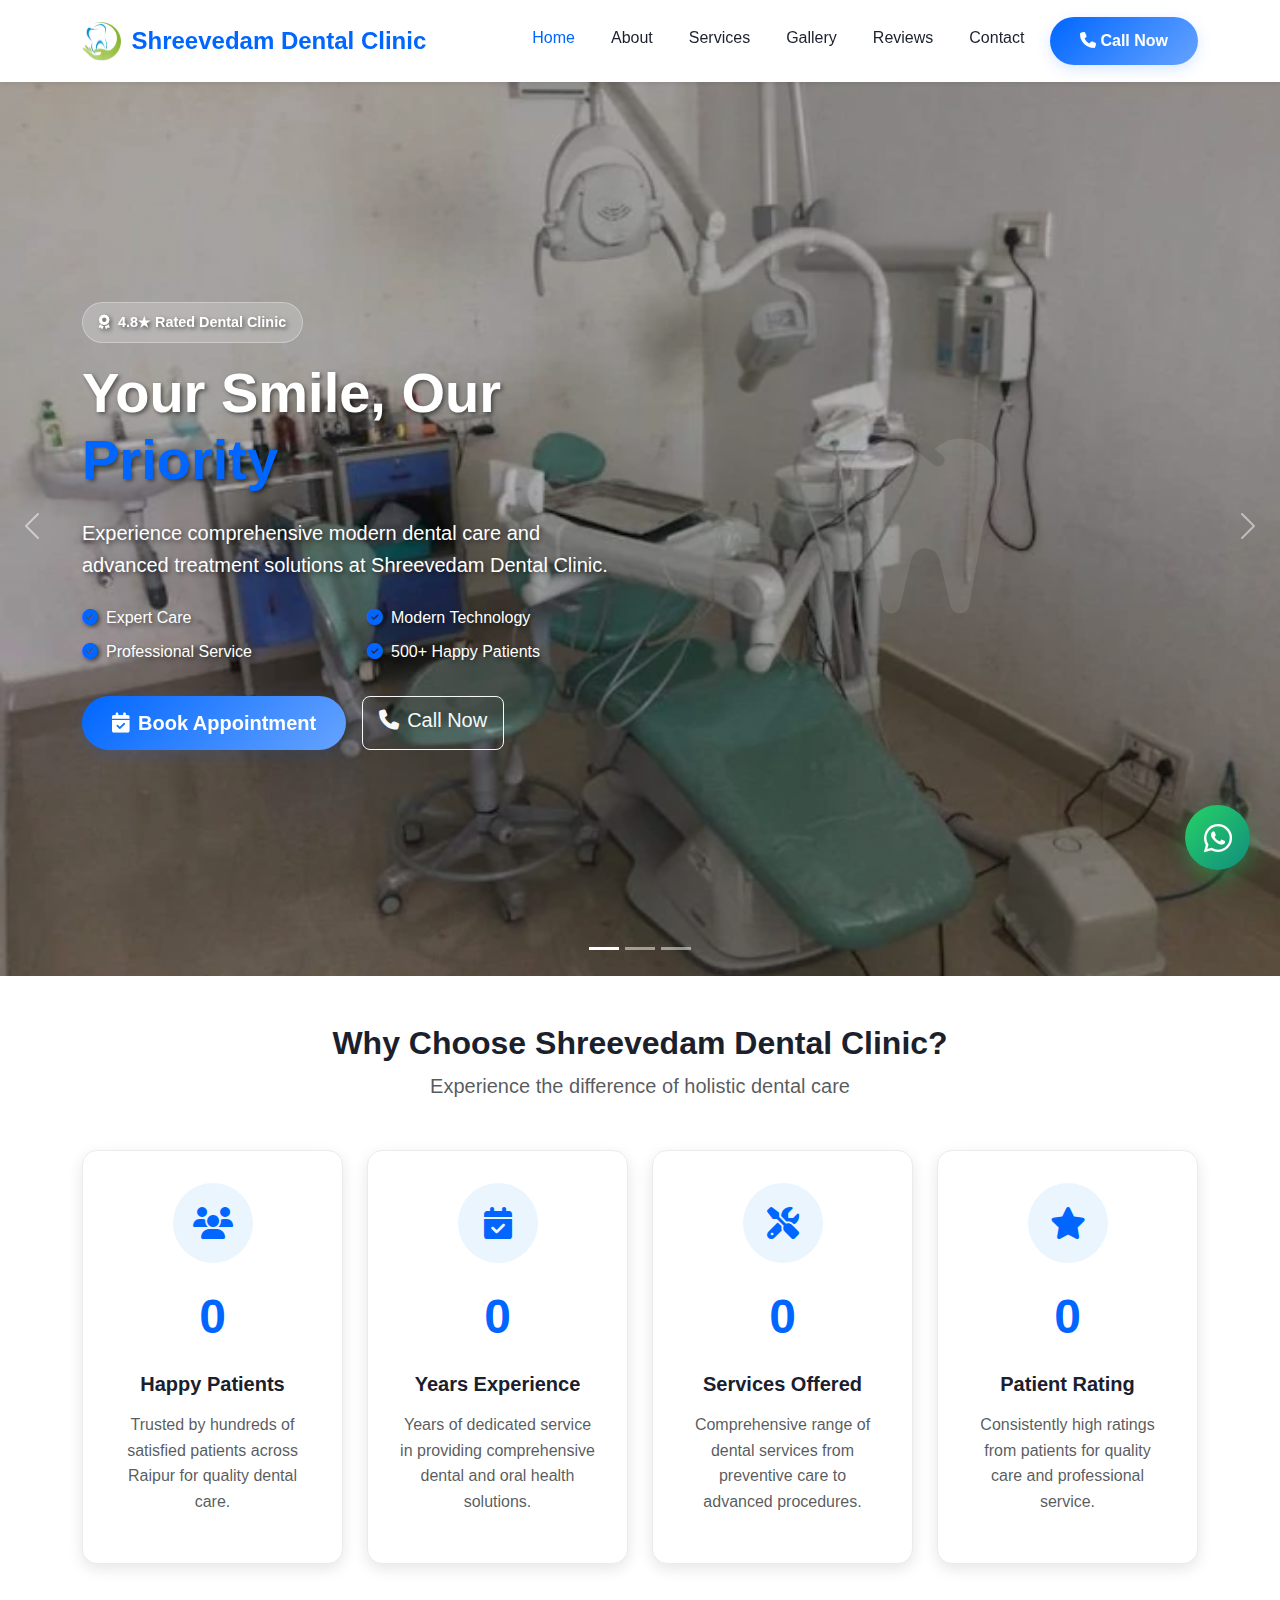
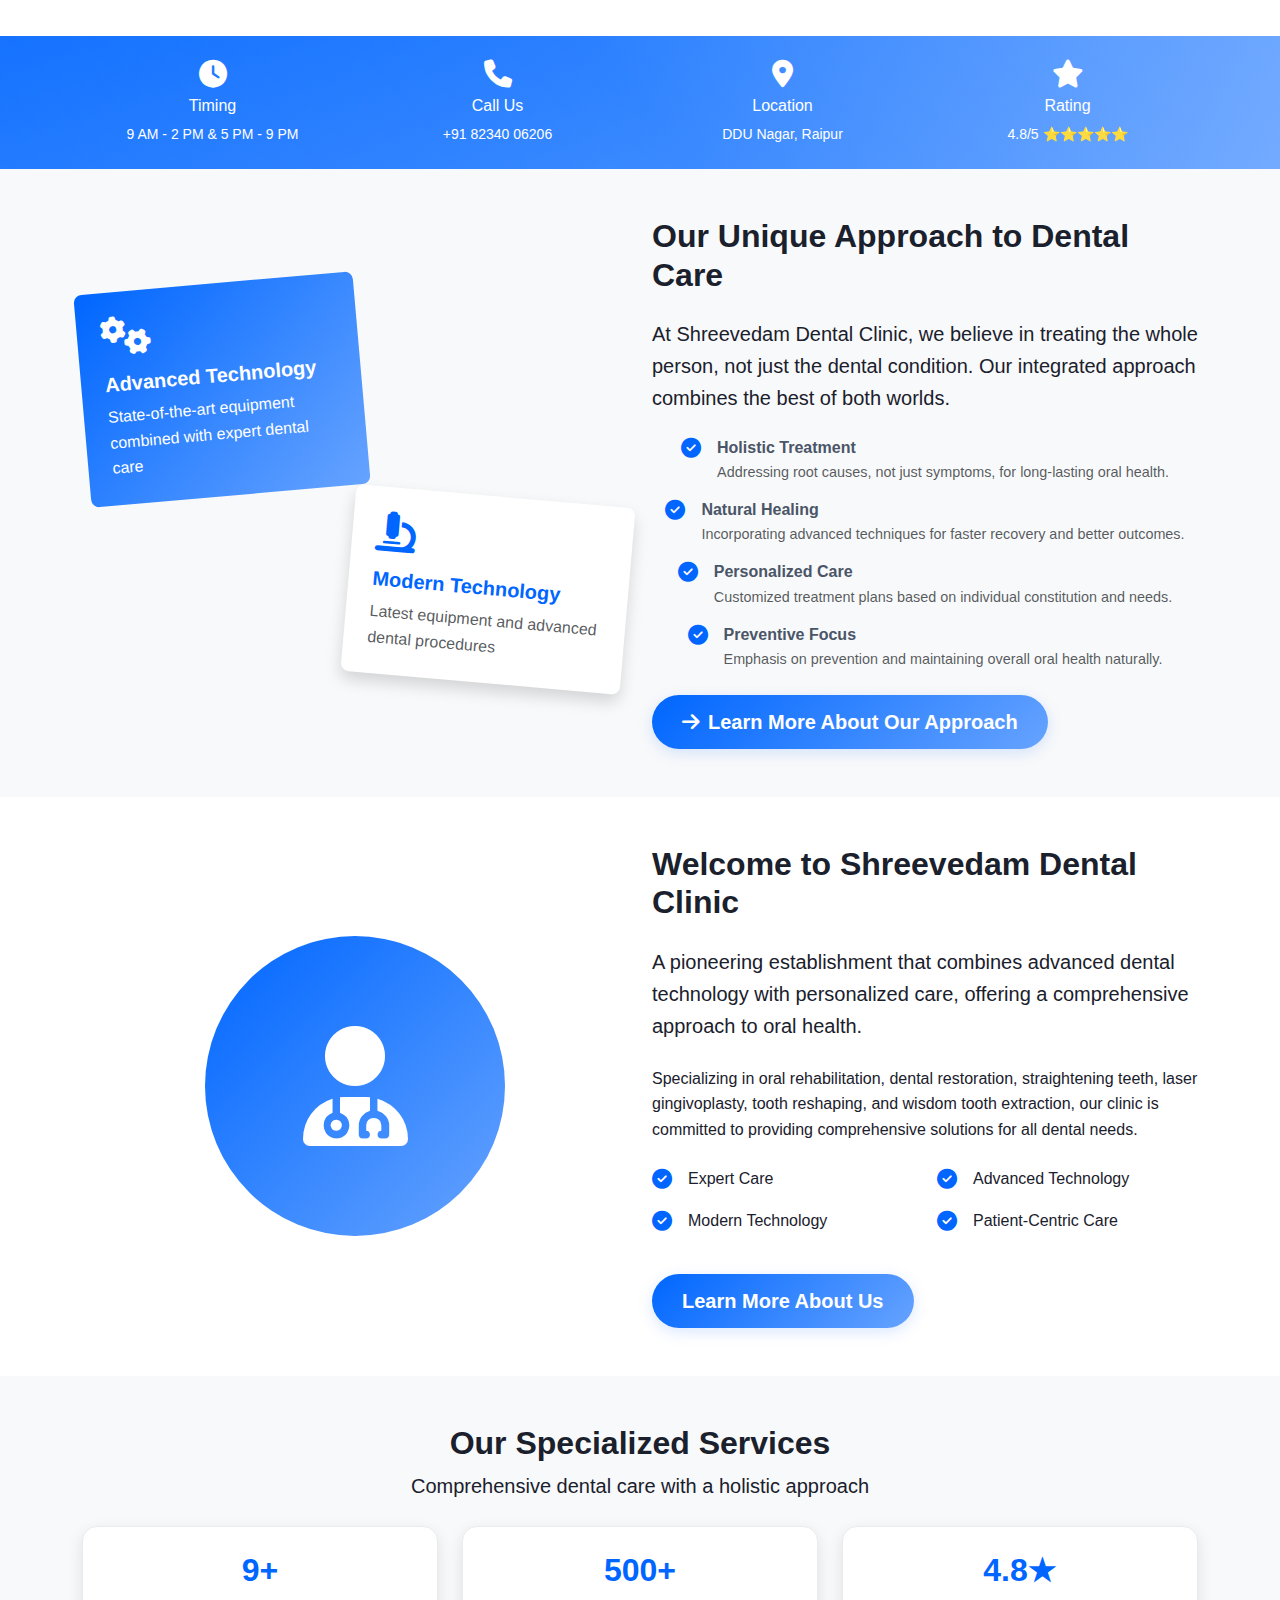
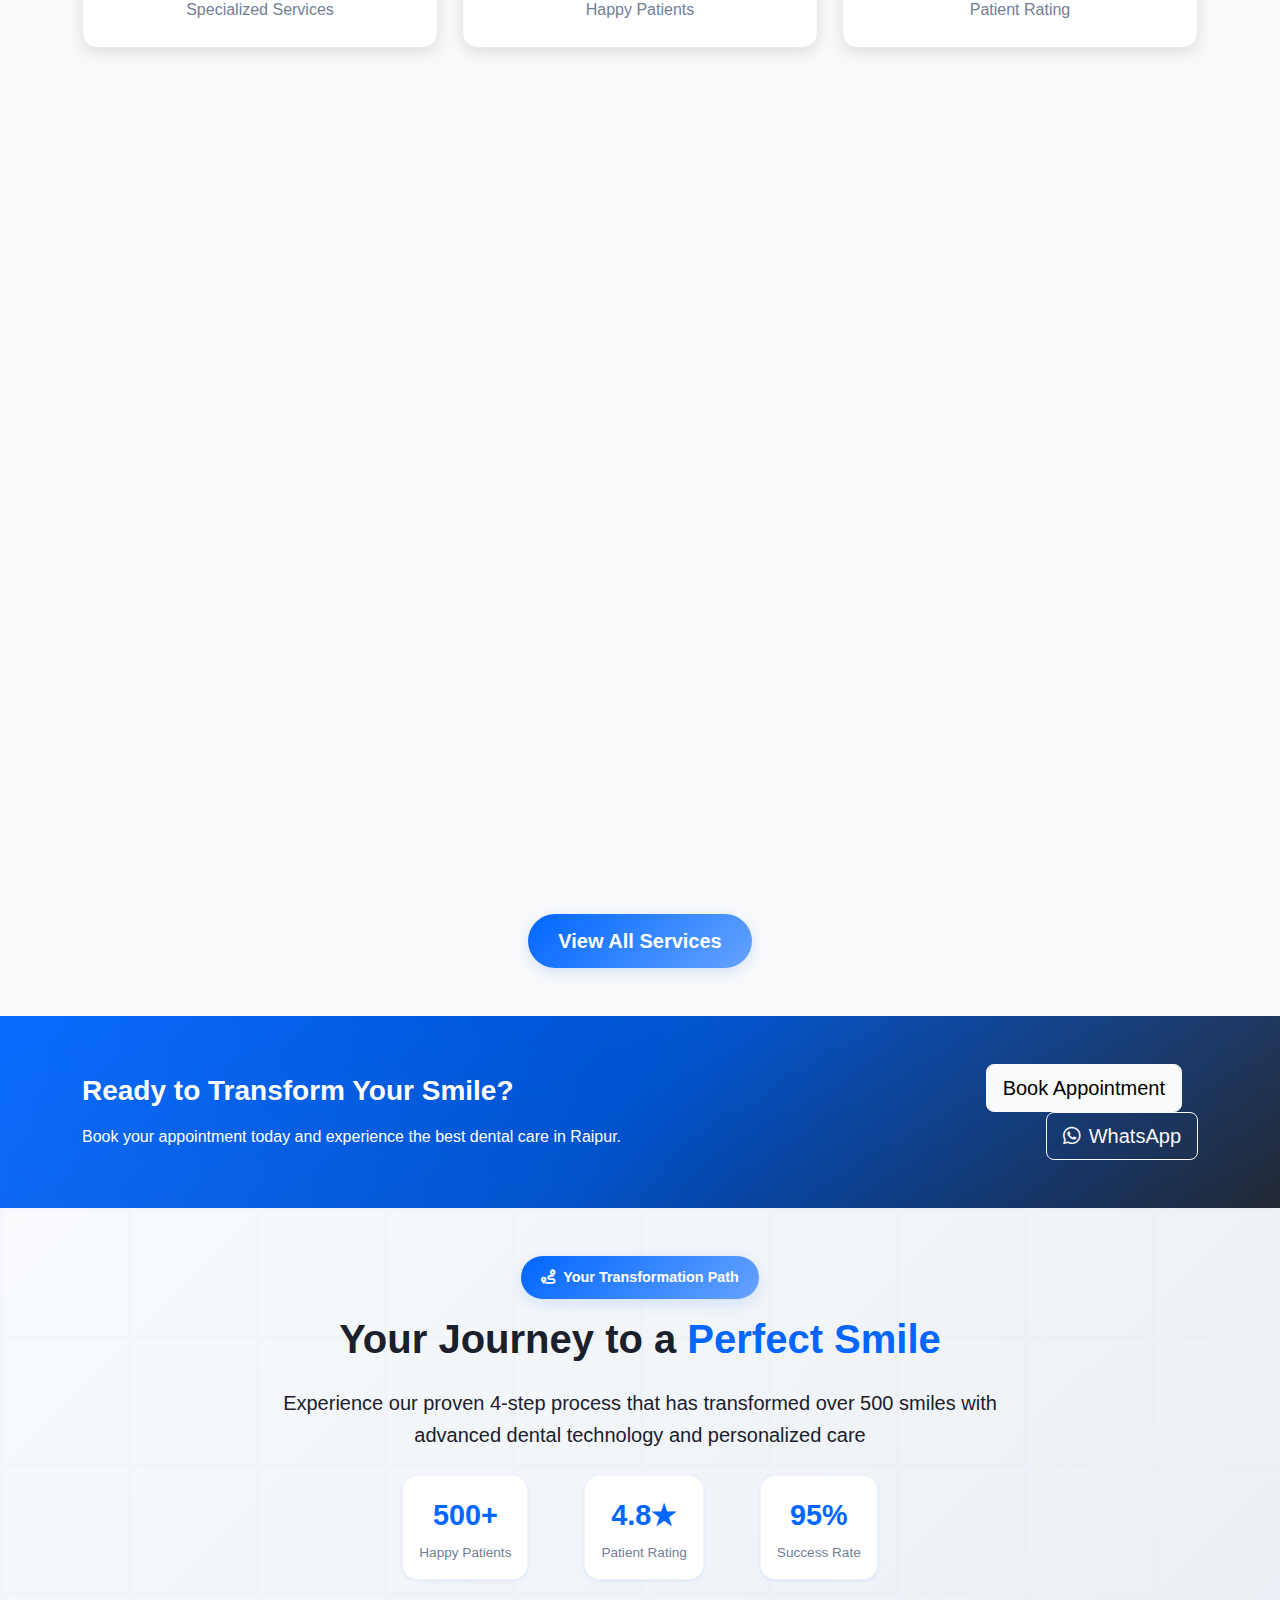
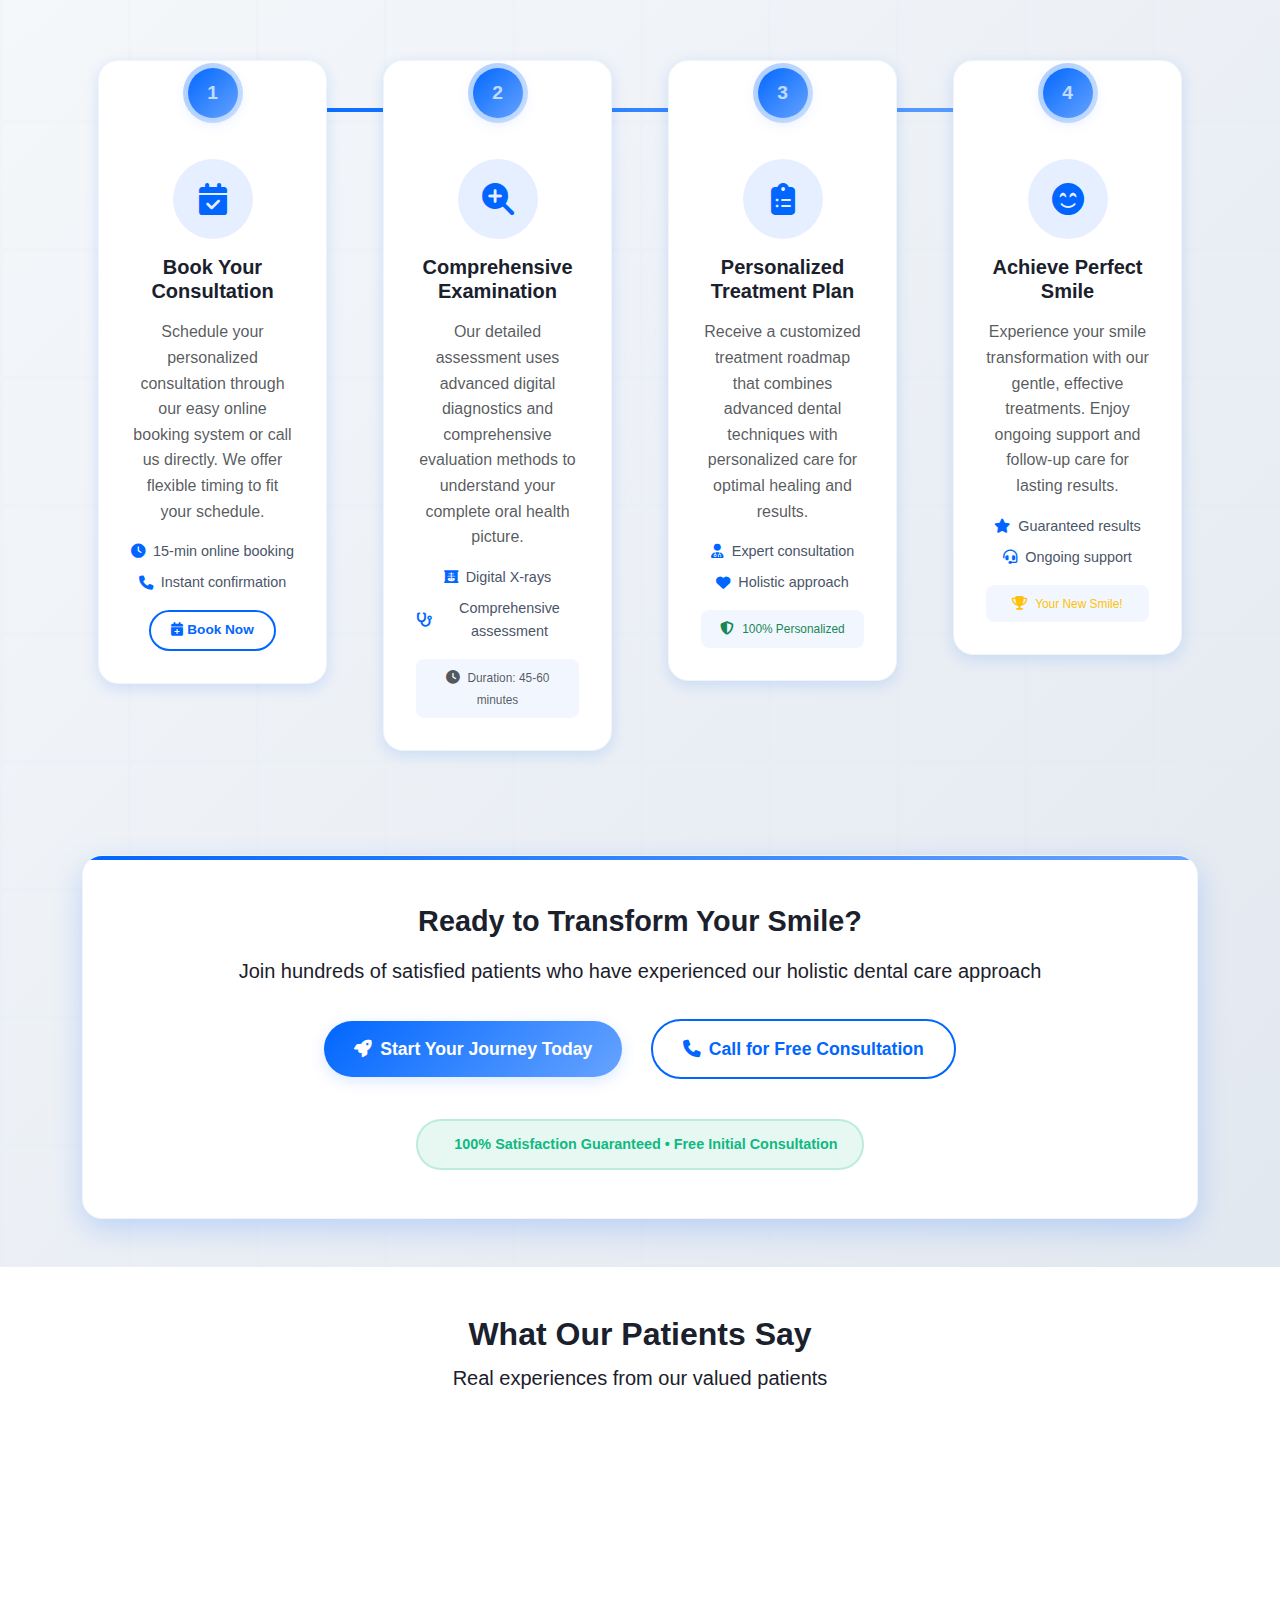
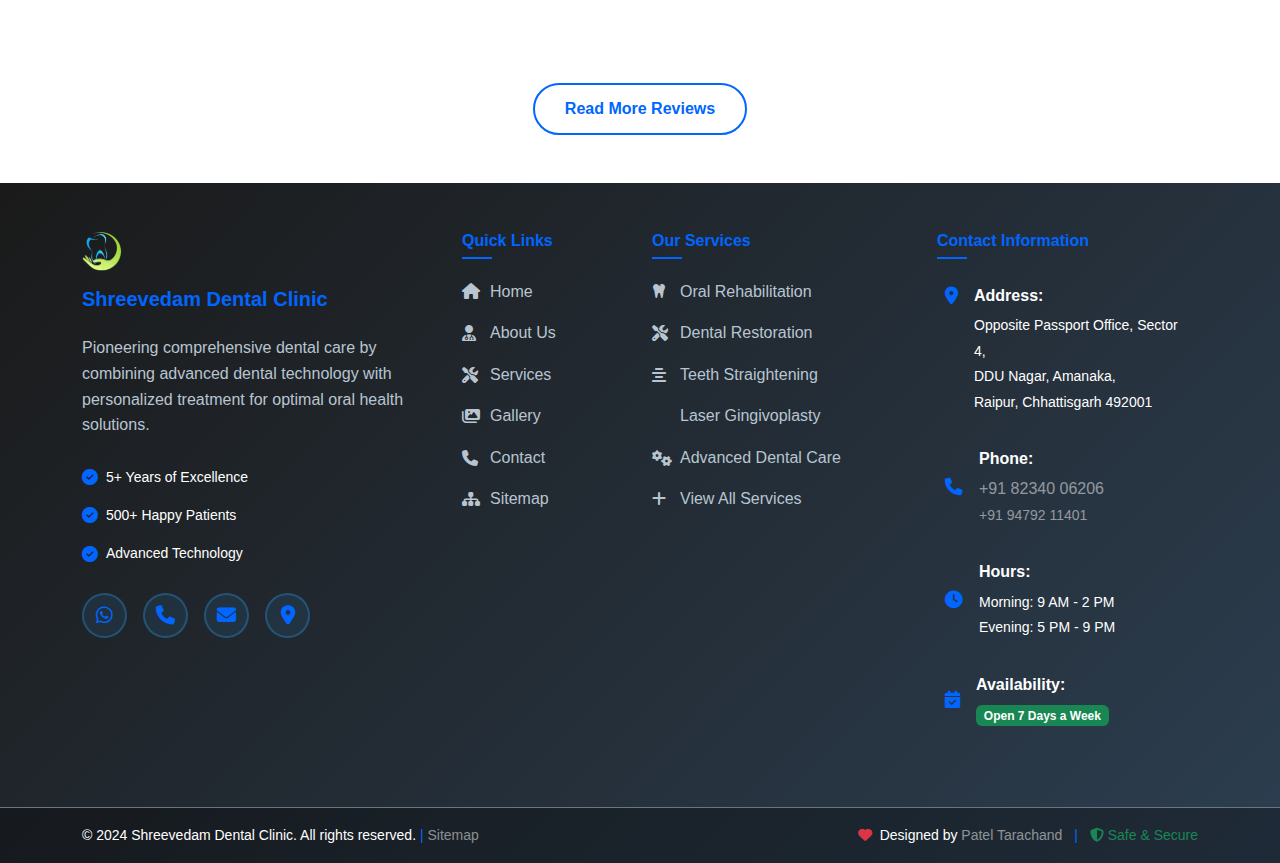
<file: index.html>
<!DOCTYPE html>
<html lang="en">
<head>
    <meta charset="UTF-8">
    <meta name="viewport" content="width=device-width, initial-scale=1.0">
    <title>Shreevedam Dental Clinic - Best Dental Care in Raipur</title>
    <meta name="description" content="Shreevedam Dental Clinic offers comprehensive dental care and expert dental services in Raipur by Dr. Shraddha Nirmalkar.">
    <meta name="keywords" content="dental clinic raipur, dental care, oral rehabilitation, dental restoration, orthodontics">

    <!-- Bootstrap CSS -->
    <link href="https://cdn.jsdelivr.net/npm/bootstrap@5.3.0/dist/css/bootstrap.min.css" rel="stylesheet">
    <!-- Font Awesome -->
    <link rel="stylesheet" href="https://cdnjs.cloudflare.com/ajax/libs/font-awesome/6.4.0/css/all.min.css">
    <!-- Custom CSS -->
    <link rel="stylesheet" href="css/style.css">
</head>
<body>
    <!-- Navigation -->
    <nav class="navbar navbar-expand-lg navbar-light bg-white fixed-top shadow-sm">
        <div class="container">
            <a class="navbar-brand fw-bold text-primary" href="index.html">
                <img src="images/shreevednamdental.png" alt="Shreevedam Dental Clinic Logo">
                Shreevedam Dental Clinic
            </a>
            <button class="navbar-toggler" type="button" data-bs-toggle="collapse" data-bs-target="#navbarNav">
                <span class="navbar-toggler-icon"></span>
            </button>
            <div class="collapse navbar-collapse" id="navbarNav">
                <ul class="navbar-nav ms-auto">
                    <li class="nav-item">
                        <a class="nav-link active" href="index.html">Home</a>
                    </li>
                    <li class="nav-item">
                        <a class="nav-link" href="about.html">About</a>
                    </li>
                    <li class="nav-item">
                        <a class="nav-link" href="services.html">Services</a>
                    </li>
                    <li class="nav-item">
                        <a class="nav-link" href="gallery.html">Gallery</a>
                    </li>
                    <li class="nav-item">
                        <a class="nav-link" href="testimonials.html">Reviews</a>
                    </li>
                    <li class="nav-item">
                        <a class="nav-link" href="contact.html">Contact</a>
                    </li>
                    <li class="nav-item">
                        <a class="btn btn-primary ms-2" href="tel:+918234006206">
                            <i class="fas fa-phone me-1"></i>Call Now
                        </a>
                    </li>
                </ul>
            </div>
        </div>
    </nav>

    <!-- Hero Section -->
    <section class="hero-section">
        <div id="heroCarousel" class="carousel slide" data-bs-ride="carousel">
            <div class="carousel-indicators">
                <button type="button" data-bs-target="#heroCarousel" data-bs-slide-to="0" class="active"></button>
                <button type="button" data-bs-target="#heroCarousel" data-bs-slide-to="1"></button>
                <button type="button" data-bs-target="#heroCarousel" data-bs-slide-to="2"></button>
            </div>
            <div class="carousel-inner">
                <div class="carousel-item active">
                    <div class="hero-slide d-flex align-items-center" style="background-image: linear-gradient(rgba(0, 0, 0, 0.3), rgba(0, 0, 0, 0.3)), url('images/1.jpg'); background-size: cover; background-position: center; background-repeat: no-repeat; min-height: 100vh;">
                        <div class="container">
                            <div class="row align-items-center">
                                <div class="col-lg-6">
                                    <div class="hero-badge mb-3">
                                        <i class="fas fa-award me-2"></i>4.8★ Rated Dental Clinic
                                    </div>
                                    <h1 class="display-4 fw-bold text-white mb-4 hero-title">
                                        Your Smile, Our <span class="text-primary">Priority</span>
                                    </h1>
                                    <p class="lead text-white mb-4 hero-subtitle">
                                        Experience comprehensive modern dental care and advanced treatment solutions at Shreevedam Dental Clinic.
                                    </p>
                                    <div class="hero-features mb-4">
                                        <div class="row text-white">
                                            <div class="col-6 mb-2">
                                                <i class="fas fa-check-circle text-primary me-2"></i>Expert Care
                                            </div>
                                            <div class="col-6 mb-2">
                                                <i class="fas fa-check-circle text-primary me-2"></i>Modern Technology
                                            </div>
                                            <div class="col-6 mb-2">
                                                <i class="fas fa-check-circle text-primary me-2"></i>Professional Service
                                            </div>
                                            <div class="col-6 mb-2">
                                                <i class="fas fa-check-circle text-primary me-2"></i>500+ Happy Patients
                                            </div>
                                        </div>
                                    </div>
                                    <div class="d-flex gap-3 hero-buttons">
                                        <a href="contact.html" class="btn btn-primary btn-lg pulse-btn">
                                            <i class="fas fa-calendar-check me-2"></i>Book Appointment
                                        </a>
                                        <a href="tel:+918234006206" class="btn btn-outline-light btn-lg">
                                            <i class="fas fa-phone me-2"></i>Call Now
                                        </a>
                                    </div>
                                </div>
                                <div class="col-lg-6">
                                    <div class="hero-image text-center">
                                        <i class="fas fa-tooth hero-icon"></i>
                                    </div>
                                </div>
                            </div>
                        </div>
                    </div>
                </div>
                <div class="carousel-item">
                    <div class="hero-slide d-flex align-items-center" style="background-image: linear-gradient(rgba(0, 0, 0, 0.3), rgba(0, 0, 0, 0.3)), url('images/2.jpg'); background-size: cover; background-position: center; background-repeat: no-repeat; min-height: 100vh;">
                        <div class="container">
                            <div class="row align-items-center">
                                <div class="col-lg-6">
                                    <div class="hero-badge mb-3">
                                        <i class="fas fa-user-md me-2"></i>B.D.S. Qualified Doctor
                                    </div>
                                    <h1 class="display-4 fw-bold text-white mb-4 hero-title">
                                        Expert <span class="text-primary">Dental Care</span>
                                    </h1>
                                    <p class="lead text-white mb-4 hero-subtitle">
                                        Dr. Shraddha Nirmalkar brings years of expertise in comprehensive dental treatments and advanced oral care.
                                    </p>
                                    <div class="hero-features mb-4">
                                        <div class="row text-white">
                                            <div class="col-6 mb-2">
                                                <i class="fas fa-check-circle text-primary me-2"></i>5+ Years Experience
                                            </div>
                                            <div class="col-6 mb-2">
                                                <i class="fas fa-check-circle text-primary me-2"></i>Advanced Procedures
                                            </div>
                                            <div class="col-6 mb-2">
                                                <i class="fas fa-check-circle text-primary me-2"></i>Personalized Care
                                            </div>
                                            <div class="col-6 mb-2">
                                                <i class="fas fa-check-circle text-primary me-2"></i>Latest Equipment
                                            </div>
                                        </div>
                                    </div>
                                    <div class="d-flex gap-3 hero-buttons">
                                        <a href="about.html" class="btn btn-primary btn-lg">
                                            <i class="fas fa-user-md me-2"></i>Meet Our Doctor
                                        </a>
                                        <a href="services.html" class="btn btn-outline-light btn-lg">
                                            <i class="fas fa-tools me-2"></i>Our Services
                                        </a>
                                    </div>
                                </div>
                                <div class="col-lg-6">
                                    <div class="hero-image text-center">
                                        <i class="fas fa-user-md hero-icon"></i>
                                    </div>
                                </div>
                            </div>
                        </div>
                    </div>
                </div>
                <div class="carousel-item">
                    <div class="hero-slide d-flex align-items-center" style="background-image: linear-gradient(rgba(0, 0, 0, 0.3), rgba(0, 0, 0, 0.3)), url('images/3.jpg'); background-size: cover; background-position: center; background-repeat: no-repeat; min-height: 100vh;">
                        <div class="container">
                            <div class="row align-items-center">
                                <div class="col-lg-6">
                                    <div class="hero-badge mb-3">
                                        <i class="fas fa-heart me-2"></i>Comprehensive Care
                                    </div>
                                    <h1 class="display-4 fw-bold text-white mb-4 hero-title">
                                        <span class="text-primary">Comprehensive</span> Approach
                                    </h1>
                                    <p class="lead text-white mb-4 hero-subtitle">
                                        Combining advanced dental technology with personalized care for comprehensive oral health solutions.
                                    </p>
                                    <div class="hero-features mb-4">
                                        <div class="row text-white">
                                            <div class="col-6 mb-2">
                                                <i class="fas fa-check-circle text-primary me-2"></i>Natural Healing
                                            </div>
                                            <div class="col-6 mb-2">
                                                <i class="fas fa-check-circle text-primary me-2"></i>Modern Technology
                                            </div>
                                            <div class="col-6 mb-2">
                                                <i class="fas fa-check-circle text-primary me-2"></i>Safe Procedures
                                            </div>
                                            <div class="col-6 mb-2">
                                                <i class="fas fa-check-circle text-primary me-2"></i>Faster Recovery
                                            </div>
                                        </div>
                                    </div>
                                    <div class="d-flex gap-3 hero-buttons">
                                        <a href="services.html" class="btn btn-primary btn-lg">
                                            <i class="fas fa-leaf me-2"></i>Explore Services
                                        </a>
                                        <a href="https://wa.me/918234006206" class="btn btn-outline-light btn-lg" target="_blank">
                                            <i class="fab fa-whatsapp me-2"></i>WhatsApp
                                        </a>
                                    </div>
                                </div>
                                <div class="col-lg-6">
                                    <div class="hero-image text-center">
                                        <i class="fas fa-leaf hero-icon"></i>
                                    </div>
                                </div>
                            </div>
                        </div>
                    </div>
                </div>
            </div>
            <button class="carousel-control-prev" type="button" data-bs-target="#heroCarousel" data-bs-slide="prev">
                <span class="carousel-control-prev-icon"></span>
            </button>
            <button class="carousel-control-next" type="button" data-bs-target="#heroCarousel" data-bs-slide="next">
                <span class="carousel-control-next-icon"></span>
            </button>
        </div>
    </section>

    <!-- Why Choose Us Section -->
    <section class="py-5 bg-white">
        <div class="container">
            <div class="text-center mb-5">
                <h2 class="fw-bold">Why Choose Shreevedam Dental Clinic?</h2>
                <p class="lead text-muted">Experience the difference of holistic dental care</p>
            </div>
            <div class="row">
                <div class="col-lg-3 col-md-6 mb-4">
                    <div class="why-choose-card text-center h-100">
                        <div class="icon-wrapper mb-3">
                            <i class="fas fa-users text-primary"></i>
                        </div>
                        <div class="counter-number text-primary fw-bold" data-target="500">0</div>
                        <h5 class="fw-bold mb-3">Happy Patients</h5>
                        <p class="text-muted">Trusted by hundreds of satisfied patients across Raipur for quality dental care.</p>
                    </div>
                </div>
                <div class="col-lg-3 col-md-6 mb-4">
                    <div class="why-choose-card text-center h-100">
                        <div class="icon-wrapper mb-3">
                            <i class="fas fa-calendar-check text-primary"></i>
                        </div>
                        <div class="counter-number text-primary fw-bold" data-target="5">0</div>
                        <h5 class="fw-bold mb-3">Years Experience</h5>
                        <p class="text-muted">Years of dedicated service in providing comprehensive dental and oral health solutions.</p>
                    </div>
                </div>
                <div class="col-lg-3 col-md-6 mb-4">
                    <div class="why-choose-card text-center h-100">
                        <div class="icon-wrapper mb-3">
                            <i class="fas fa-tools text-primary"></i>
                        </div>
                        <div class="counter-number text-primary fw-bold" data-target="15">0</div>
                        <h5 class="fw-bold mb-3">Services Offered</h5>
                        <p class="text-muted">Comprehensive range of dental services from preventive care to advanced procedures.</p>
                    </div>
                </div>
                <div class="col-lg-3 col-md-6 mb-4">
                    <div class="why-choose-card text-center h-100">
                        <div class="icon-wrapper mb-3">
                            <i class="fas fa-star text-primary"></i>
                        </div>
                        <div class="counter-number text-primary fw-bold" data-target="4.8">0</div>
                        <h5 class="fw-bold mb-3">Patient Rating</h5>
                        <p class="text-muted">Consistently high ratings from patients for quality care and professional service.</p>
                    </div>
                </div>
            </div>
        </div>
    </section>

    <!-- Quick Info Section -->
    <section class="quick-info py-4 bg-primary">
        <div class="container">
            <div class="row text-center text-white">
                <div class="col-md-3 mb-3 mb-md-0">
                    <i class="fas fa-clock fs-3 mb-2"></i>
                    <h6>Timing</h6>
                    <p class="mb-0 small">9 AM - 2 PM & 5 PM - 9 PM</p>
                </div>
                <div class="col-md-3 mb-3 mb-md-0">
                    <i class="fas fa-phone fs-3 mb-2"></i>
                    <h6>Call Us</h6>
                    <p class="mb-0 small">+91 82340 06206</p>
                </div>
                <div class="col-md-3 mb-3 mb-md-0">
                    <i class="fas fa-map-marker-alt fs-3 mb-2"></i>
                    <h6>Location</h6>
                    <p class="mb-0 small">DDU Nagar, Raipur</p>
                </div>
                <div class="col-md-3">
                    <i class="fas fa-star fs-3 mb-2"></i>
                    <h6>Rating</h6>
                    <p class="mb-0 small">4.8/5 ⭐⭐⭐⭐⭐</p>
                </div>
            </div>
        </div>
    </section>

    <!-- Our Approach Section -->
    <section class="py-5 bg-light">
        <div class="container">
            <div class="row align-items-center">
                <div class="col-lg-6 mb-4 mb-lg-0">
                    <div class="approach-image">
                        <div class="image-stack">
                            <div class="bg-primary rounded-3 p-4 approach-card-1">
                                <i class="fas fa-cogs text-white fs-1 mb-3"></i>
                                <h5 class="text-white fw-bold">Advanced Technology</h5>
                                <p class="text-white mb-0">State-of-the-art equipment combined with expert dental care</p>
                            </div>
                            <div class="bg-white rounded-3 p-4 shadow approach-card-2">
                                <i class="fas fa-microscope text-primary fs-1 mb-3"></i>
                                <h5 class="text-primary fw-bold">Modern Technology</h5>
                                <p class="text-muted mb-0">Latest equipment and advanced dental procedures</p>
                            </div>
                        </div>
                    </div>
                </div>
                <div class="col-lg-6">
                    <div class="approach-content">
                        <h2 class="fw-bold mb-4">Our Unique Approach to Dental Care</h2>
                        <p class="lead mb-4">
                            At Shreevedam Dental Clinic, we believe in treating the whole person, not just the dental condition. Our integrated approach combines the best of both worlds.
                        </p>
                        <div class="approach-features">
                            <div class="feature-item d-flex align-items-start mb-3">
                                <div class="feature-icon me-3">
                                    <i class="fas fa-check-circle text-primary fs-5"></i>
                                </div>
                                <div>
                                    <h6 class="fw-bold mb-1">Holistic Treatment</h6>
                                    <p class="text-muted mb-0">Addressing root causes, not just symptoms, for long-lasting oral health.</p>
                                </div>
                            </div>
                            <div class="feature-item d-flex align-items-start mb-3">
                                <div class="feature-icon me-3">
                                    <i class="fas fa-check-circle text-primary fs-5"></i>
                                </div>
                                <div>
                                    <h6 class="fw-bold mb-1">Natural Healing</h6>
                                    <p class="text-muted mb-0">Incorporating advanced techniques for faster recovery and better outcomes.</p>
                                </div>
                            </div>
                            <div class="feature-item d-flex align-items-start mb-3">
                                <div class="feature-icon me-3">
                                    <i class="fas fa-check-circle text-primary fs-5"></i>
                                </div>
                                <div>
                                    <h6 class="fw-bold mb-1">Personalized Care</h6>
                                    <p class="text-muted mb-0">Customized treatment plans based on individual constitution and needs.</p>
                                </div>
                            </div>
                            <div class="feature-item d-flex align-items-start mb-4">
                                <div class="feature-icon me-3">
                                    <i class="fas fa-check-circle text-primary fs-5"></i>
                                </div>
                                <div>
                                    <h6 class="fw-bold mb-1">Preventive Focus</h6>
                                    <p class="text-muted mb-0">Emphasis on prevention and maintaining overall oral health naturally.</p>
                                </div>
                            </div>
                        </div>
                        <a href="about.html" class="btn btn-primary btn-lg">
                            <i class="fas fa-arrow-right me-2"></i>Learn More About Our Approach
                        </a>
                    </div>
                </div>
            </div>
        </div>
    </section>

    <!-- About Section -->
    <section class="py-5">
        <div class="container">
            <div class="row align-items-center">
                <div class="col-lg-6 mb-4 mb-lg-0">
                    <div class="about-image">
                        <div class="bg-primary rounded-circle d-flex align-items-center justify-content-center mx-auto" style="width: 300px; height: 300px;">
                            <i class="fas fa-user-md text-white" style="font-size: 120px;"></i>
                        </div>
                    </div>
                </div>
                <div class="col-lg-6">
                    <h2 class="fw-bold mb-4">Welcome to Shreevedam Dental Clinic</h2>
                    <p class="lead mb-4">
                        A pioneering establishment that combines advanced dental technology with personalized care, offering a comprehensive approach to oral health.
                    </p>
                    <p class="mb-4">
                        Specializing in oral rehabilitation, dental restoration, straightening teeth, laser gingivoplasty, tooth reshaping, and wisdom tooth extraction, our clinic is committed to providing comprehensive solutions for all dental needs.
                    </p>
                    <div class="row mb-4">
                        <div class="col-6">
                            <div class="d-flex align-items-center mb-3">
                                <i class="fas fa-check-circle text-primary me-3 fs-5"></i>
                                <span>Expert Care</span>
                            </div>
                            <div class="d-flex align-items-center mb-3">
                                <i class="fas fa-check-circle text-primary me-3 fs-5"></i>
                                <span>Modern Technology</span>
                            </div>
                        </div>
                        <div class="col-6">
                            <div class="d-flex align-items-center mb-3">
                                <i class="fas fa-check-circle text-primary me-3 fs-5"></i>
                                <span>Advanced Technology</span>
                            </div>
                            <div class="d-flex align-items-center mb-3">
                                <i class="fas fa-check-circle text-primary me-3 fs-5"></i>
                                <span>Patient-Centric Care</span>
                            </div>
                        </div>
                    </div>
                    <a href="about.html" class="btn btn-primary btn-lg">Learn More About Us</a>
                </div>
            </div>
        </div>
    </section>

    <!-- Services Section -->
    <section class="py-5 bg-light">
        <div class="container">
            <div class="text-center mb-5">
                <h2 class="fw-bold">Our Specialized Services</h2>
                <p class="lead">Comprehensive dental care with a holistic approach</p>
                <div class="row mt-4">
                    <div class="col-md-4 mb-3">
                        <div class="stats-card">
                            <h3 class="text-primary fw-bold">9+</h3>
                            <p class="mb-0">Specialized Services</p>
                        </div>
                    </div>
                    <div class="col-md-4 mb-3">
                        <div class="stats-card">
                            <h3 class="text-primary fw-bold">500+</h3>
                            <p class="mb-0">Happy Patients</p>
                        </div>
                    </div>
                    <div class="col-md-4 mb-3">
                        <div class="stats-card">
                            <h3 class="text-primary fw-bold">4.8★</h3>
                            <p class="mb-0">Patient Rating</p>
                        </div>
                    </div>
                </div>
            </div>
            <div class="row">
                <div class="col-lg-4 col-md-6 mb-4">
                    <div class="service-card h-100">
                        <div class="service-badge">Most Popular</div>
                        <div class="card-icon">
                            <i class="fas fa-tooth"></i>
                        </div>
                        <h5>Oral Rehabilitation</h5>
                        <p>Complete restoration of oral health including dental implants, crowns, bridges, and dentures.</p>
                        <a href="services.html" class="btn btn-outline-primary mt-3 w-100">Learn More</a>
                    </div>
                </div>
                <div class="col-lg-4 col-md-6 mb-4">
                    <div class="service-card h-100">
                        <div class="card-icon">
                            <i class="fas fa-tools"></i>
                        </div>
                        <h5>Dental Restoration</h5>
                        <p>Advanced restorative treatments including fillings, root canal therapy, and dental bonding.</p>
                    </div>
                </div>
                <div class="col-lg-4 col-md-6 mb-4">
                    <div class="service-card h-100">
                        <div class="service-badge trending">Trending</div>
                        <div class="card-icon">
                            <i class="fas fa-align-center"></i>
                        </div>
                        <h5>Teeth Straightening</h5>
                        <p>Orthodontic solutions including traditional braces and clear aligners for perfect smiles.</p>
                        <a href="services.html" class="btn btn-outline-primary mt-3 w-100">Learn More</a>
                    </div>
                </div>
                <div class="col-lg-4 col-md-6 mb-4">
                    <div class="service-card h-100">
                        <div class="service-badge advanced">Advanced</div>
                        <div class="card-icon">
                            <i class="fas fa-laser-pointer"></i>
                        </div>
                        <h5>Laser Gingivoplasty</h5>
                        <p>Precise and minimally invasive gum contouring procedures using cutting-edge laser technology.</p>
                        <a href="services.html" class="btn btn-outline-primary mt-3 w-100">Learn More</a>
                    </div>
                </div>
                <div class="col-lg-4 col-md-6 mb-4">
                    <div class="service-card h-100">
                        <div class="card-icon">
                            <i class="fas fa-magic"></i>
                        </div>
                        <h5>Tooth Reshaping</h5>
                        <p>Meticulous tooth reshaping procedures for balanced and harmonious smiles.</p>
                    </div>
                </div>
                <div class="col-lg-4 col-md-6 mb-4">
                    <div class="service-card h-100">
                        <div class="card-icon">
                            <i class="fas fa-cut"></i>
                        </div>
                        <h5>Wisdom Tooth Extraction</h5>
                        <p>Safe and efficient wisdom tooth extractions by experienced oral surgeons.</p>
                    </div>
                </div>
            </div>
            <div class="text-center mt-4">
                <a href="services.html" class="btn btn-primary btn-lg">View All Services</a>
            </div>
        </div>
    </section>

    <!-- CTA Section -->
    <section class="cta-section py-5">
        <div class="container">
            <div class="row align-items-center">
                <div class="col-lg-8">
                    <h3 class="text-white fw-bold mb-3">Ready to Transform Your Smile?</h3>
                    <p class="text-white mb-0">Book your appointment today and experience the best dental care in Raipur.</p>
                </div>
                <div class="col-lg-4 text-lg-end mt-3 mt-lg-0">
                    <a href="contact.html" class="btn btn-light btn-lg me-3">Book Appointment</a>
                    <a href="https://wa.me/918234006206" class="btn btn-outline-light btn-lg" target="_blank">
                        <i class="fab fa-whatsapp me-2"></i>WhatsApp
                    </a>
                </div>
            </div>
        </div>
    </section>

    <!-- Patient Journey Section -->
    <section class="patient-journey-section py-5">
        <div class="container">
            <!-- Section Header -->
            <div class="text-center mb-5">
                <div class="journey-badge mb-3">
                    <i class="fas fa-route me-2"></i>Your Transformation Path
                </div>
                <h2 class="fw-bold mb-4 journey-title">
                    Your Journey to a <span class="text-primary">Perfect Smile</span>
                </h2>
                <p class="lead journey-subtitle mb-4">
                    Experience our proven 4-step process that has transformed over 500 smiles with advanced dental technology and personalized care
                </p>
                <div class="journey-stats row justify-content-center">
                    <div class="col-auto">
                        <div class="stat-item">
                            <span class="stat-number">500+</span>
                            <span class="stat-label">Happy Patients</span>
                        </div>
                    </div>
                    <div class="col-auto">
                        <div class="stat-item">
                            <span class="stat-number">4.8★</span>
                            <span class="stat-label">Patient Rating</span>
                        </div>
                    </div>
                    <div class="col-auto">
                        <div class="stat-item">
                            <span class="stat-number">95%</span>
                            <span class="stat-label">Success Rate</span>
                        </div>
                    </div>
                </div>
            </div>

            <!-- Journey Steps -->
            <div class="journey-timeline">
                <div class="timeline-line"></div>
                <div class="row">
                    <!-- Step 1 -->
                    <div class="col-lg-3 col-md-6 mb-4">
                        <div class="journey-step" data-step="1">
                            <div class="step-wrapper">
                                <div class="step-number">
                                    <span>1</span>
                                    <div class="step-pulse"></div>
                                </div>
                                <div class="step-content">
                                    <div class="step-icon mb-3">
                                        <i class="fas fa-calendar-check"></i>
                                    </div>
                                    <h5 class="fw-bold mb-3">Book Your Consultation</h5>
                                    <p class="text-muted mb-3">
                                        Schedule your personalized consultation through our easy online booking system or call us directly. We offer flexible timing to fit your schedule.
                                    </p>
                                    <div class="step-features">
                                        <div class="feature-item">
                                            <i class="fas fa-clock text-primary me-2"></i>
                                            <span>15-min online booking</span>
                                        </div>
                                        <div class="feature-item">
                                            <i class="fas fa-phone text-primary me-2"></i>
                                            <span>Instant confirmation</span>
                                        </div>
                                    </div>
                                    <div class="step-action mt-3">
                                        <a href="contact.html" class="btn btn-outline-primary btn-sm">
                                            <i class="fas fa-calendar-plus me-1"></i>Book Now
                                        </a>
                                    </div>
                                </div>
                            </div>
                        </div>
                    </div>

                    <!-- Step 2 -->
                    <div class="col-lg-3 col-md-6 mb-4">
                        <div class="journey-step" data-step="2">
                            <div class="step-wrapper">
                                <div class="step-number">
                                    <span>2</span>
                                    <div class="step-pulse"></div>
                                </div>
                                <div class="step-content">
                                    <div class="step-icon mb-3">
                                        <i class="fas fa-search-plus"></i>
                                    </div>
                                    <h5 class="fw-bold mb-3">Comprehensive Examination</h5>
                                    <p class="text-muted mb-3">
                                        Our detailed assessment uses advanced digital diagnostics and comprehensive evaluation methods to understand your complete oral health picture.
                                    </p>
                                    <div class="step-features">
                                        <div class="feature-item">
                                            <i class="fas fa-x-ray text-primary me-2"></i>
                                            <span>Digital X-rays</span>
                                        </div>
                                        <div class="feature-item">
                                            <i class="fas fa-stethoscope text-primary me-2"></i>
                                            <span>Comprehensive assessment</span>
                                        </div>
                                    </div>
                                    <div class="step-duration">
                                        <i class="fas fa-clock text-muted me-1"></i>
                                        <span class="text-muted small">Duration: 45-60 minutes</span>
                                    </div>
                                </div>
                            </div>
                        </div>
                    </div>

                    <!-- Step 3 -->
                    <div class="col-lg-3 col-md-6 mb-4">
                        <div class="journey-step" data-step="3">
                            <div class="step-wrapper">
                                <div class="step-number">
                                    <span>3</span>
                                    <div class="step-pulse"></div>
                                </div>
                                <div class="step-content">
                                    <div class="step-icon mb-3">
                                        <i class="fas fa-clipboard-list"></i>
                                    </div>
                                    <h5 class="fw-bold mb-3">Personalized Treatment Plan</h5>
                                    <p class="text-muted mb-3">
                                        Receive a customized treatment roadmap that combines advanced dental techniques with personalized care for optimal healing and results.
                                    </p>
                                    <div class="step-features">
                                        <div class="feature-item">
                                            <i class="fas fa-user-md text-primary me-2"></i>
                                            <span>Expert consultation</span>
                                        </div>
                                        <div class="feature-item">
                                            <i class="fas fa-heart text-primary me-2"></i>
                                            <span>Holistic approach</span>
                                        </div>
                                    </div>
                                    <div class="step-guarantee">
                                        <i class="fas fa-shield-alt text-success me-1"></i>
                                        <span class="text-success small">100% Personalized</span>
                                    </div>
                                </div>
                            </div>
                        </div>
                    </div>

                    <!-- Step 4 -->
                    <div class="col-lg-3 col-md-6 mb-4">
                        <div class="journey-step" data-step="4">
                            <div class="step-wrapper">
                                <div class="step-number">
                                    <span>4</span>
                                    <div class="step-pulse"></div>
                                </div>
                                <div class="step-content">
                                    <div class="step-icon mb-3">
                                        <i class="fas fa-smile-beam"></i>
                                    </div>
                                    <h5 class="fw-bold mb-3">Achieve Perfect Smile</h5>
                                    <p class="text-muted mb-3">
                                        Experience your smile transformation with our gentle, effective treatments. Enjoy ongoing support and follow-up care for lasting results.
                                    </p>
                                    <div class="step-features">
                                        <div class="feature-item">
                                            <i class="fas fa-star text-primary me-2"></i>
                                            <span>Guaranteed results</span>
                                        </div>
                                        <div class="feature-item">
                                            <i class="fas fa-headset text-primary me-2"></i>
                                            <span>Ongoing support</span>
                                        </div>
                                    </div>
                                    <div class="step-celebration">
                                        <i class="fas fa-trophy text-warning me-1"></i>
                                        <span class="text-warning small">Your New Smile!</span>
                                    </div>
                                </div>
                            </div>
                        </div>
                    </div>
                </div>
            </div>

            <!-- Journey CTA -->
            <div class="journey-cta text-center mt-5">
                <div class="cta-content">
                    <h4 class="fw-bold mb-3">Ready to Transform Your Smile?</h4>
                    <p class="lead mb-4">Join hundreds of satisfied patients who have experienced our holistic dental care approach</p>
                    <div class="cta-buttons">
                        <a href="contact.html" class="btn btn-primary btn-lg me-3">
                            <i class="fas fa-rocket me-2"></i>Start Your Journey Today
                        </a>
                        <a href="tel:+918234006206" class="btn btn-outline-primary btn-lg">
                            <i class="fas fa-phone me-2"></i>Call for Free Consultation
                        </a>
                    </div>
                    <div class="cta-guarantee mt-4">
                        <div class="guarantee-badge">
                            <i class="fas fa-shield-check me-2"></i>
                            <span>100% Satisfaction Guaranteed • Free Initial Consultation</span>
                        </div>
                    </div>
                </div>
            </div>
        </div>
    </section>

    <!-- Testimonials Section -->
    <section class="py-5">
        <div class="container">
            <div class="text-center mb-5">
                <h2 class="fw-bold">What Our Patients Say</h2>
                <p class="lead">Real experiences from our valued patients</p>
            </div>
            <div class="row">
                <div class="col-lg-4 mb-4">
                    <div class="testimonial-card">
                        <div class="stars mb-3">
                            <i class="fas fa-star text-warning"></i>
                            <i class="fas fa-star text-warning"></i>
                            <i class="fas fa-star text-warning"></i>
                            <i class="fas fa-star text-warning"></i>
                            <i class="fas fa-star text-warning"></i>
                        </div>
                        <p class="mb-3">"Best place for dental and anorectal care...."</p>
                        <div class="d-flex align-items-center">
                            <div class="avatar me-3">
                                <i class="fas fa-user-circle fs-2 text-primary"></i>
                            </div>
                            <div>
                                <h6 class="mb-0">Akansha Pandey</h6>
                                <small class="text-muted">4 months ago</small>
                            </div>
                        </div>
                    </div>
                </div>
                <div class="col-lg-4 mb-4">
                    <div class="testimonial-card">
                        <div class="stars mb-3">
                            <i class="fas fa-star text-warning"></i>
                            <i class="fas fa-star text-warning"></i>
                            <i class="fas fa-star text-warning"></i>
                            <i class="fas fa-star text-warning"></i>
                            <i class="fas fa-star text-warning"></i>
                        </div>
                        <p class="mb-3">"Marvellous! Excellent treatment & good behaviour doctor 👍"</p>
                        <div class="d-flex align-items-center">
                            <div class="avatar me-3">
                                <i class="fas fa-user-circle fs-2 text-primary"></i>
                            </div>
                            <div>
                                <h6 class="mb-0">Harishankar Paikara</h6>
                                <small class="text-muted">10 months ago</small>
                            </div>
                        </div>
                    </div>
                </div>
                <div class="col-lg-4 mb-4">
                    <div class="testimonial-card">
                        <div class="stars mb-3">
                            <i class="fas fa-star text-warning"></i>
                            <i class="fas fa-star text-warning"></i>
                            <i class="fas fa-star text-warning"></i>
                            <i class="fas fa-star text-warning"></i>
                            <i class="fas fa-star text-warning"></i>
                        </div>
                        <p class="mb-3">"Best comprehensive dental care center in Raipur"</p>
                        <div class="d-flex align-items-center">
                            <div class="avatar me-3">
                                <i class="fas fa-user-circle fs-2 text-primary"></i>
                            </div>
                            <div>
                                <h6 class="mb-0">Payal Yadav</h6>
                                <small class="text-muted">4 years ago</small>
                            </div>
                        </div>
                    </div>
                </div>
            </div>
            <div class="text-center">
                <a href="testimonials.html" class="btn btn-outline-primary">Read More Reviews</a>
            </div>
        </div>
    </section>

    <!-- Footer -->
    <footer class="footer-section bg-dark text-white">
        <!-- Main Footer -->
        <div class="footer-main py-5">
            <div class="container">
                <div class="row">
                    <!-- Clinic Info -->
                    <div class="col-lg-4 col-md-6 mb-4">
                        <div class="footer-brand mb-4">
                            <img src="images/shreevednamdental.png" alt="Shreevedam Dental Clinic Logo" class="footer-logo mb-3">
                            <h5 class="fw-bold text-primary">Shreevedam Dental Clinic</h5>
                        </div>
                        <p class="footer-description mb-4">
                            Pioneering comprehensive dental care by combining advanced dental technology with personalized treatment for optimal oral health solutions.
                        </p>
                        <div class="footer-highlights mb-4">
                            <div class="highlight-item d-flex align-items-center mb-2">
                                <i class="fas fa-check-circle text-primary me-2"></i>
                                <span class="small">5+ Years of Excellence</span>
                            </div>
                            <div class="highlight-item d-flex align-items-center mb-2">
                                <i class="fas fa-check-circle text-primary me-2"></i>
                                <span class="small">500+ Happy Patients</span>
                            </div>
                            <div class="highlight-item d-flex align-items-center mb-2">
                                <i class="fas fa-check-circle text-primary me-2"></i>
                                <span class="small">Advanced Technology</span>
                            </div>
                        </div>
                        <div class="social-links">
                            <a href="https://wa.me/918234006206" class="social-link" target="_blank" title="WhatsApp">
                                <i class="fab fa-whatsapp"></i>
                            </a>
                            <a href="tel:+918234006206" class="social-link" title="Call Us">
                                <i class="fas fa-phone"></i>
                            </a>
                            <a href="mailto:info@shreevedamdentalclinic.com" class="social-link" title="Email Us">
                                <i class="fas fa-envelope"></i>
                            </a>
                            <a href="https://maps.google.com/?q=Shreevedam+dental+clinic" class="social-link" target="_blank" title="Find Us">
                                <i class="fas fa-map-marker-alt"></i>
                            </a>
                        </div>
                    </div>

                    <!-- Quick Links -->
                    <div class="col-lg-2 col-md-6 mb-4">
                        <h6 class="footer-title fw-bold mb-3">Quick Links</h6>
                        <ul class="footer-links list-unstyled">
                            <li><a href="index.html"><i class="fas fa-home me-2"></i>Home</a></li>
                            <li><a href="about.html"><i class="fas fa-user-md me-2"></i>About Us</a></li>
                            <li><a href="services.html"><i class="fas fa-tools me-2"></i>Services</a></li>
                            <li><a href="gallery.html"><i class="fas fa-images me-2"></i>Gallery</a></li>
                            <li><a href="contact.html"><i class="fas fa-phone me-2"></i>Contact</a></li>
                            <li><a href="sitemap.html"><i class="fas fa-sitemap me-2"></i>Sitemap</a></li>
                        </ul>
                    </div>

                    <!-- Services -->
                    <div class="col-lg-3 col-md-6 mb-4">
                        <h6 class="footer-title fw-bold mb-3">Our Services</h6>
                        <ul class="footer-links list-unstyled">
                            <li><a href="services.html#oral-rehabilitation"><i class="fas fa-tooth me-2"></i>Oral Rehabilitation</a></li>
                            <li><a href="services.html#dental-restoration"><i class="fas fa-tools me-2"></i>Dental Restoration</a></li>
                            <li><a href="services.html#teeth-straightening"><i class="fas fa-align-center me-2"></i>Teeth Straightening</a></li>
                            <li><a href="services.html#laser-gingivoplasty"><i class="fas fa-laser-pointer me-2"></i>Laser Gingivoplasty</a></li>
                            <li><a href="services.html#specialized-services"><i class="fas fa-cogs me-2"></i>Advanced Dental Care</a></li>
                            <li><a href="services.html"><i class="fas fa-plus me-2"></i>View All Services</a></li>
                        </ul>
                    </div>

                    <!-- Contact Info -->
                    <div class="col-lg-3 col-md-6 mb-4">
                        <h6 class="footer-title fw-bold mb-3">Contact Information</h6>
                        <div class="contact-info">
                            <div class="contact-item d-flex align-items-start mb-3">
                                <i class="fas fa-map-marker-alt text-primary me-3 mt-1"></i>
                                <div>
                                    <strong class="d-block mb-1">Address:</strong>
                                    <span class="small">Opposite Passport Office, Sector 4,<br>DDU Nagar, Amanaka,<br>Raipur, Chhattisgarh 492001</span>
                                </div>
                            </div>
                            <div class="contact-item d-flex align-items-center mb-3">
                                <i class="fas fa-phone text-primary me-3"></i>
                                <div>
                                    <strong class="d-block mb-1">Phone:</strong>
                                    <a href="tel:+918234006206" class="text-white-50 text-decoration-none">+91 82340 06206</a><br>
                                    <a href="tel:+919479211401" class="text-white-50 text-decoration-none small">+91 94792 11401</a>
                                </div>
                            </div>
                            <div class="contact-item d-flex align-items-center mb-3">
                                <i class="fas fa-clock text-primary me-3"></i>
                                <div>
                                    <strong class="d-block mb-1">Hours:</strong>
                                    <span class="small">Morning: 9 AM - 2 PM<br>Evening: 5 PM - 9 PM</span>
                                </div>
                            </div>
                            <div class="contact-item d-flex align-items-center">
                                <i class="fas fa-calendar-check text-primary me-3"></i>
                                <div>
                                    <strong class="d-block mb-1">Availability:</strong>
                                    <span class="badge bg-success small">Open 7 Days a Week</span>
                                </div>
                            </div>
                        </div>
                    </div>
                </div>
            </div>
        </div>

        <!-- Footer Bottom -->
        <div class="footer-bottom py-3 border-top border-secondary">
            <div class="container">
                <div class="row align-items-center">
                    <div class="col-md-6 mb-2 mb-md-0">
                        <p class="mb-0 small">
                            &copy; 2024 Shreevedam Dental Clinic. All rights reserved.
                            <span class="text-primary">|</span>
                            <a href="sitemap.html" class="text-white-50 text-decoration-none">Sitemap</a>
                        </p>
                    </div>
                    <div class="col-md-6 text-md-end">
                        <p class="mb-0 small">
                            <i class="fas fa-heart text-danger me-1"></i>
                              Designed by <a href="https://pateltarachand.github.io/pro_tc_/" target="_blank" class="text-white-50 text-decoration-none">Patel Tarachand</a>
                            <span class="text-primary mx-2">|</span>
                            <span class="text-success">
                                <i class="fas fa-shield-alt me-1"></i>Safe & Secure
                            </span>
                        </p>
                    </div>
                </div>
            </div>
        </div>
    </footer>

    <!-- WhatsApp Float Button -->
    <a href="https://wa.me/918234006206" class="whatsapp-float" target="_blank">
        <i class="fab fa-whatsapp"></i>
    </a>

    <!-- Bootstrap JS -->
    <script src="https://cdn.jsdelivr.net/npm/bootstrap@5.3.0/dist/js/bootstrap.bundle.min.js"></script>
    <!-- Custom JS -->
    <script src="js/script.js"></script>
</body>
</html>
</file>
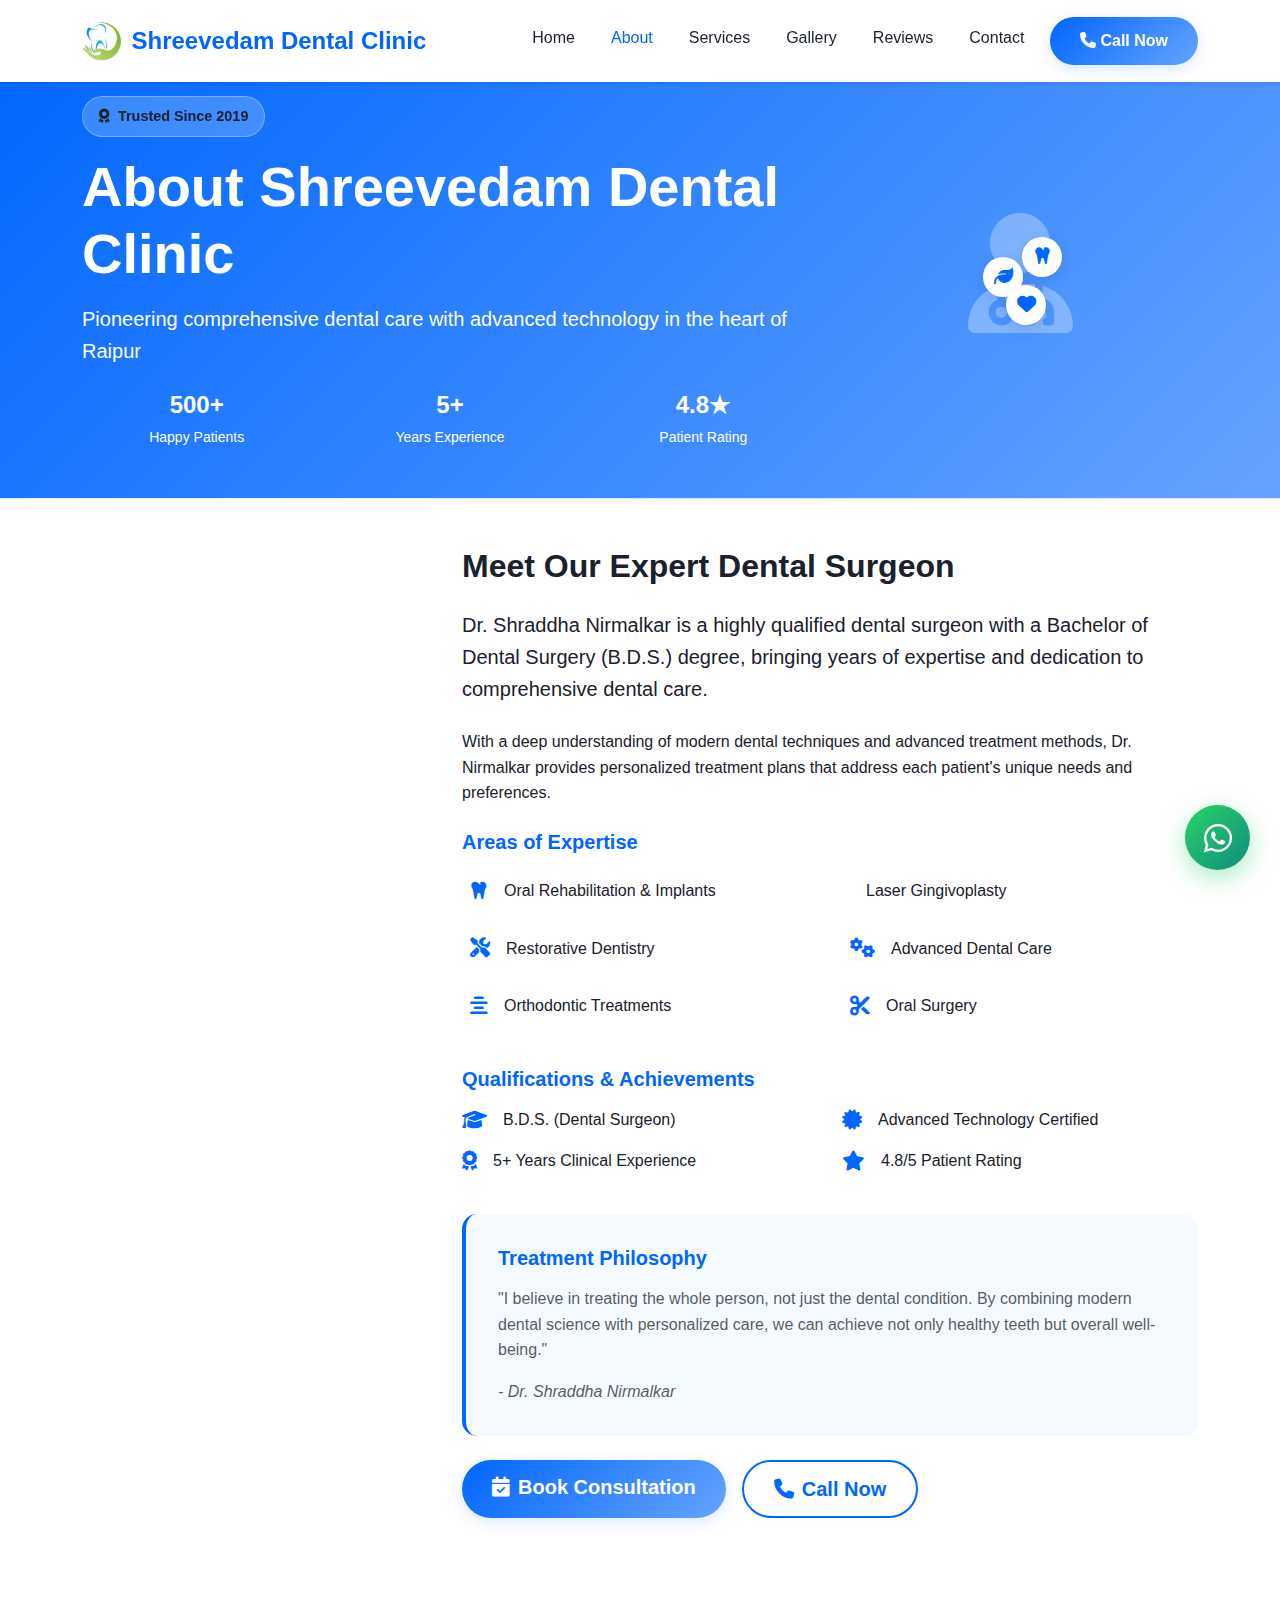
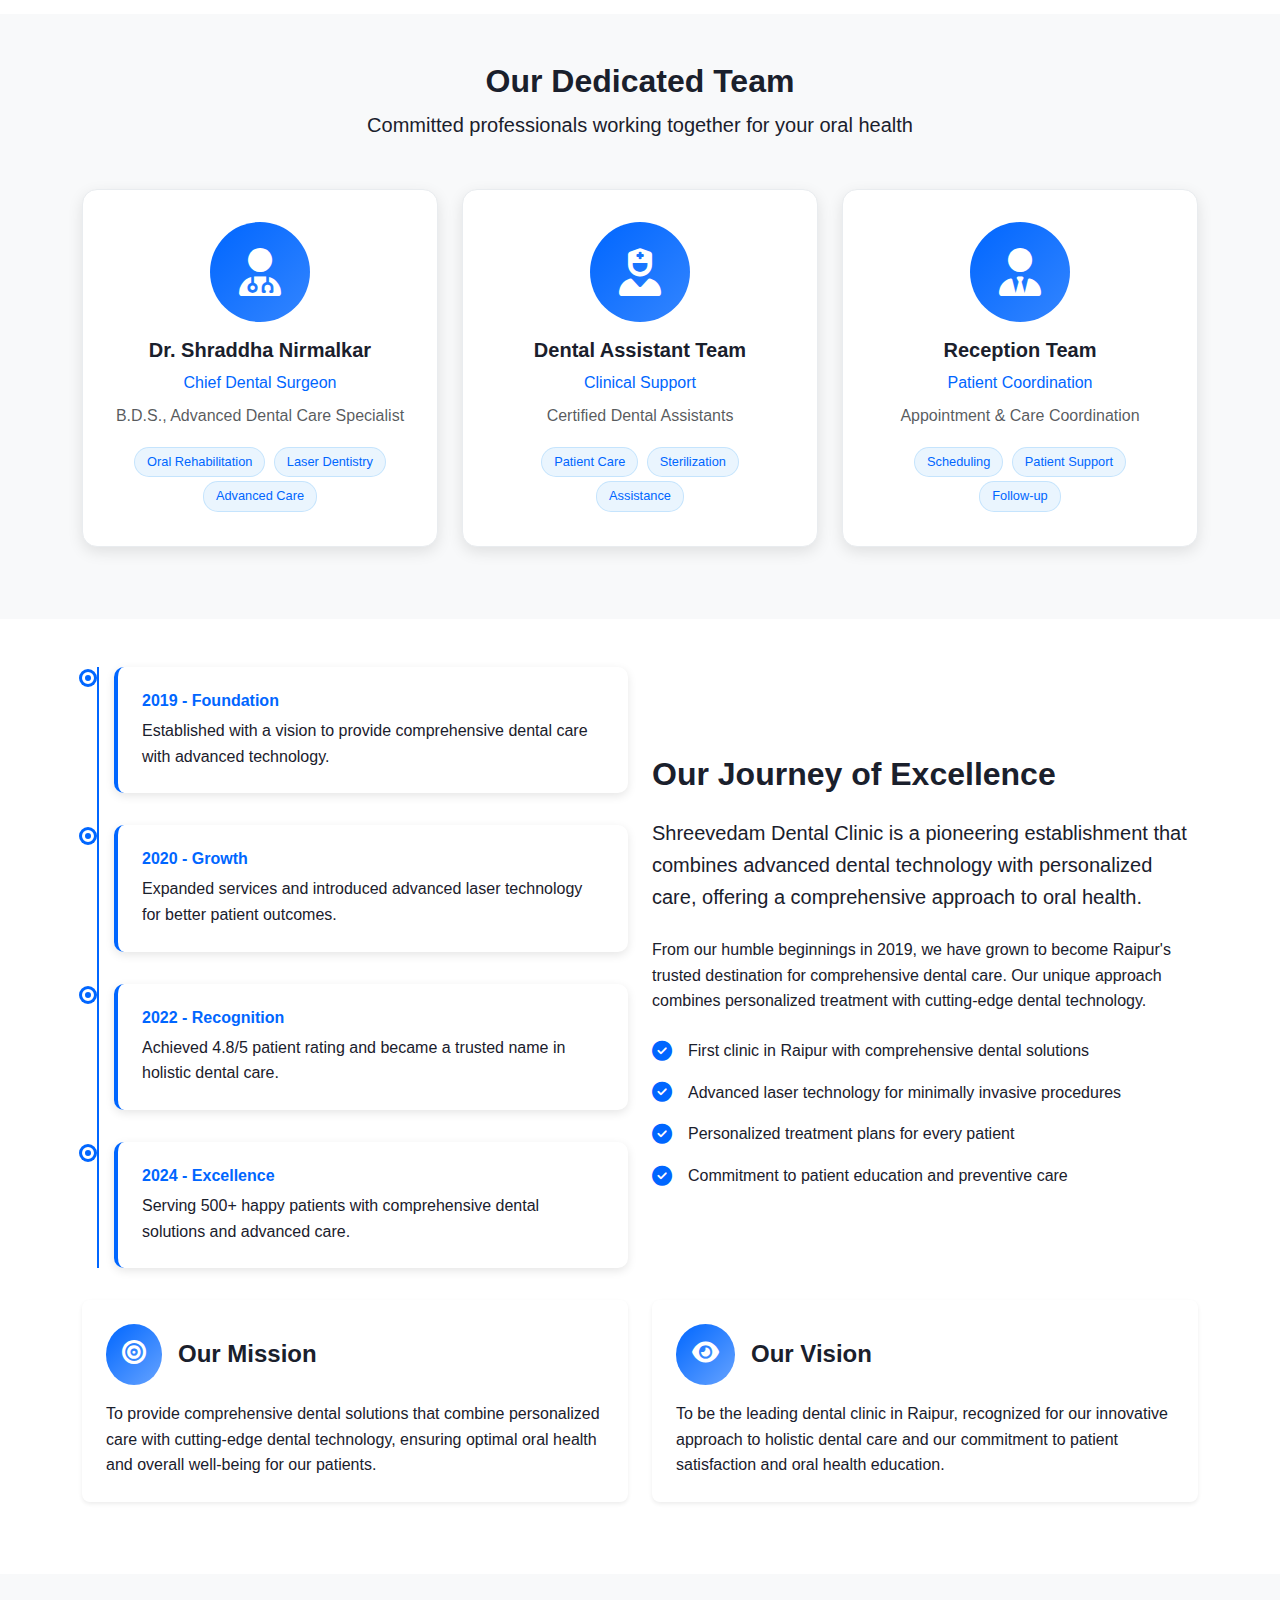
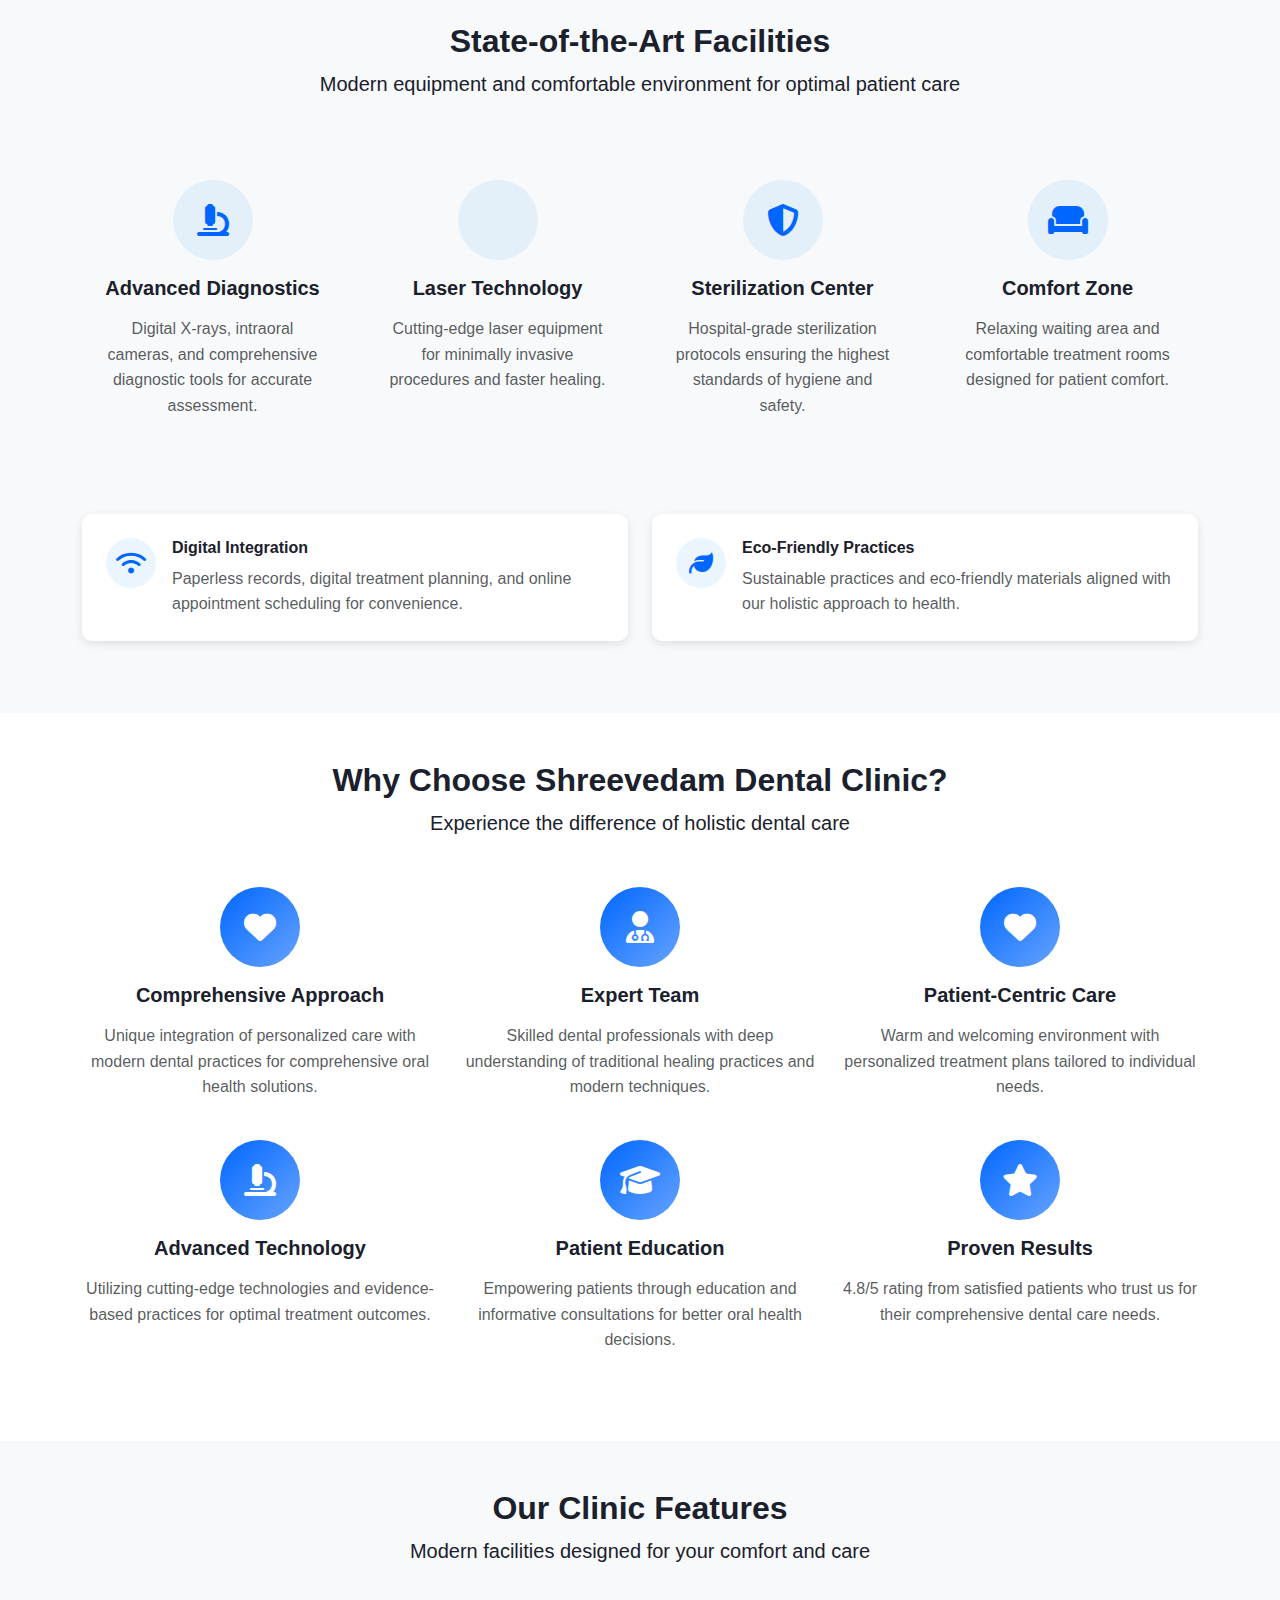
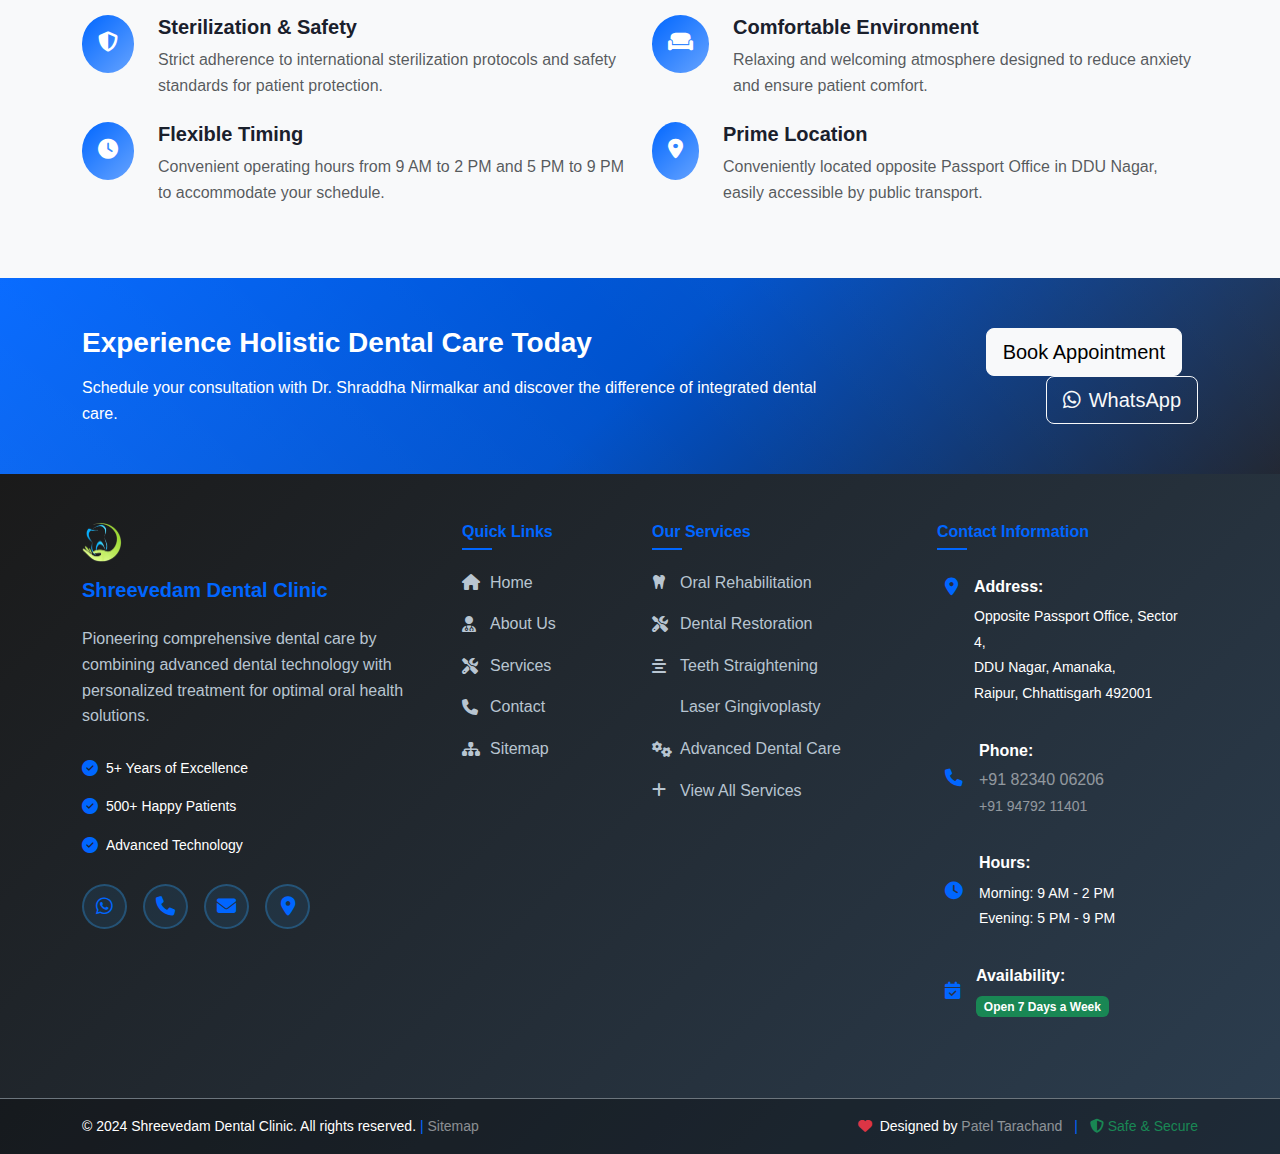
<file: about.html>
<!DOCTYPE html>
<html lang="en">
<head>
    <meta charset="UTF-8">
    <meta name="viewport" content="width=device-width, initial-scale=1.0">
    <title>About Us - Shreevedam Dental Clinic | Dr. Shraddha Nirmalkar</title>
    <meta name="description" content="Meet Dr. Shraddha Nirmalkar, B.D.S. (Dental Surgeon) at Shreevedam Dental Clinic. Expert comprehensive dental care in Raipur.">
    <meta name="keywords" content="Dr. Shraddha Nirmalkar, dental surgeon raipur, comprehensive dental care, BDS doctor">

    <!-- Bootstrap CSS -->
    <link href="https://cdn.jsdelivr.net/npm/bootstrap@5.3.0/dist/css/bootstrap.min.css" rel="stylesheet">
    <!-- Font Awesome -->
    <link rel="stylesheet" href="https://cdnjs.cloudflare.com/ajax/libs/font-awesome/6.4.0/css/all.min.css">
    <!-- Custom CSS -->
    <link rel="stylesheet" href="css/style.css">
</head>
<body>
    <!-- Navigation -->
    <nav class="navbar navbar-expand-lg navbar-light bg-white fixed-top shadow-sm">
        <div class="container">
            <a class="navbar-brand fw-bold text-primary" href="index.html">
                <img src="images/shreevednamdental.png" alt="Shreevedam Dental Clinic Logo">
                Shreevedam Dental Clinic
            </a>
            <button class="navbar-toggler" type="button" data-bs-toggle="collapse" data-bs-target="#navbarNav">
                <span class="navbar-toggler-icon"></span>
            </button>
            <div class="collapse navbar-collapse" id="navbarNav">
                <ul class="navbar-nav ms-auto">
                    <li class="nav-item">
                        <a class="nav-link" href="index.html">Home</a>
                    </li>
                    <li class="nav-item">
                        <a class="nav-link active" href="about.html">About</a>
                    </li>
                    <li class="nav-item">
                        <a class="nav-link" href="services.html">Services</a>
                    </li>
                    <li class="nav-item">
                        <a class="nav-link" href="gallery.html">Gallery</a>
                    </li>
                    <li class="nav-item">
                        <a class="nav-link" href="testimonials.html">Reviews</a>
                    </li>
                    <li class="nav-item">
                        <a class="nav-link" href="contact.html">Contact</a>
                    </li>
                    <li class="nav-item">
                        <a class="btn btn-primary ms-2" href="tel:+918234006206">
                            <i class="fas fa-phone me-1"></i>Call Now
                        </a>
                    </li>
                </ul>
            </div>
        </div>
    </nav>

    <!-- Page Header -->
    <section class="page-header py-5 mt-5 bg-primary">
        <div class="container">
            <div class="row align-items-center">
                <div class="col-lg-8">
                    <div class="header-badge mb-3">
                        <i class="fas fa-award me-2"></i>Trusted Since 2019
                    </div>
                    <h1 class="display-4 fw-bold text-white mb-3 header-title">
                        About <span class="text-white">Shreevedam</span> Dental Clinic
                    </h1>
                    <p class="lead text-white mb-4 header-subtitle">
                        Pioneering comprehensive dental care with advanced technology in the heart of Raipur
                    </p>
                    <div class="header-stats row text-white">
                        <div class="col-4 text-center">
                            <h4 class="fw-bold mb-1">500+</h4>
                            <small>Happy Patients</small>
                        </div>
                        <div class="col-4 text-center">
                            <h4 class="fw-bold mb-1">5+</h4>
                            <small>Years Experience</small>
                        </div>
                        <div class="col-4 text-center">
                            <h4 class="fw-bold mb-1">4.8★</h4>
                            <small>Patient Rating</small>
                        </div>
                    </div>
                </div>
                <div class="col-lg-4 text-center">
                    <div class="header-icon-wrapper">
                        <i class="fas fa-user-md header-icon"></i>
                        <div class="floating-elements">
                            <div class="floating-icon floating-icon-1">
                                <i class="fas fa-tooth"></i>
                            </div>
                            <div class="floating-icon floating-icon-2">
                                <i class="fas fa-leaf"></i>
                            </div>
                            <div class="floating-icon floating-icon-3">
                                <i class="fas fa-heart"></i>
                            </div>
                        </div>
                    </div>
                </div>
            </div>
        </div>
    </section>

    <!-- Doctor Profile Section -->
    <section class="py-5">
        <div class="container">
            <div class="row align-items-center mb-5">
                <div class="col-lg-4 mb-4 mb-lg-0">
                    <div class="doctor-card">
                        <div class="doctor-image">
                            <i class="fas fa-user-md"></i>
                        </div>
                        <h3 class="fw-bold text-primary mb-2">Dr. Shraddha Nirmalkar</h3>
                        <p class="text-muted mb-3">B.D.S. (Dental Surgeon)</p>
                        <div class="contact-info">
                            <p class="mb-2">
                                <i class="fas fa-phone text-primary me-2"></i>
                                <a href="tel:+918234006206" class="text-decoration-none">+91 82340 06206</a>
                            </p>
                            <p class="mb-0">
                                <i class="fas fa-phone text-primary me-2"></i>
                                <a href="tel:+919479211401" class="text-decoration-none">+91 94792 11401</a>
                            </p>
                        </div>
                    </div>
                </div>
                <div class="col-lg-8">
                    <h2 class="fw-bold mb-4">Meet Our Expert Dental Surgeon</h2>
                    <p class="lead mb-4">
                        Dr. Shraddha Nirmalkar is a highly qualified dental surgeon with a Bachelor of Dental Surgery (B.D.S.) degree, bringing years of expertise and dedication to comprehensive dental care.
                    </p>
                    <p class="mb-4">
                        With a deep understanding of modern dental techniques and advanced treatment methods, Dr. Nirmalkar provides personalized treatment plans that address each patient's unique needs and preferences.
                    </p>

                    <!-- Doctor's Expertise -->
                    <div class="expertise-section mb-4">
                        <h5 class="fw-bold mb-3 text-primary">Areas of Expertise</h5>
                        <div class="row">
                            <div class="col-md-6">
                                <div class="expertise-item d-flex align-items-center mb-3">
                                    <i class="fas fa-tooth text-primary me-3 fs-5"></i>
                                    <span>Oral Rehabilitation & Implants</span>
                                </div>
                                <div class="expertise-item d-flex align-items-center mb-3">
                                    <i class="fas fa-tools text-primary me-3 fs-5"></i>
                                    <span>Restorative Dentistry</span>
                                </div>
                                <div class="expertise-item d-flex align-items-center mb-3">
                                    <i class="fas fa-align-center text-primary me-3 fs-5"></i>
                                    <span>Orthodontic Treatments</span>
                                </div>
                            </div>
                            <div class="col-md-6">
                                <div class="expertise-item d-flex align-items-center mb-3">
                                    <i class="fas fa-laser-pointer text-primary me-3 fs-5"></i>
                                    <span>Laser Gingivoplasty</span>
                                </div>
                                <div class="expertise-item d-flex align-items-center mb-3">
                                    <i class="fas fa-cogs text-primary me-3 fs-5"></i>
                                    <span>Advanced Dental Care</span>
                                </div>
                                <div class="expertise-item d-flex align-items-center mb-3">
                                    <i class="fas fa-cut text-primary me-3 fs-5"></i>
                                    <span>Oral Surgery</span>
                                </div>
                            </div>
                        </div>
                    </div>

                    <!-- Qualifications -->
                    <div class="qualifications-section mb-4">
                        <h5 class="fw-bold mb-3 text-primary">Qualifications & Achievements</h5>
                        <div class="row">
                            <div class="col-md-6">
                                <div class="d-flex align-items-center mb-3">
                                    <i class="fas fa-graduation-cap text-primary me-3 fs-5"></i>
                                    <span>B.D.S. (Dental Surgeon)</span>
                                </div>
                                <div class="d-flex align-items-center mb-3">
                                    <i class="fas fa-award text-primary me-3 fs-5"></i>
                                    <span>5+ Years Clinical Experience</span>
                                </div>
                            </div>
                            <div class="col-md-6">
                                <div class="d-flex align-items-center mb-3">
                                    <i class="fas fa-certificate text-primary me-3 fs-5"></i>
                                    <span>Advanced Technology Certified</span>
                                </div>
                                <div class="d-flex align-items-center mb-3">
                                    <i class="fas fa-star text-primary me-3 fs-5"></i>
                                    <span>4.8/5 Patient Rating</span>
                                </div>
                            </div>
                        </div>
                    </div>

                    <!-- Philosophy -->
                    <div class="philosophy-section mb-4">
                        <h5 class="fw-bold mb-3 text-primary">Treatment Philosophy</h5>
                        <p class="text-muted mb-3">
                            "I believe in treating the whole person, not just the dental condition. By combining modern dental science with personalized care, we can achieve not only healthy teeth but overall well-being."
                        </p>
                        <p class="text-muted mb-0">
                            <em>- Dr. Shraddha Nirmalkar</em>
                        </p>
                    </div>

                    <div class="d-flex gap-3">
                        <a href="contact.html" class="btn btn-primary btn-lg">
                            <i class="fas fa-calendar-check me-2"></i>Book Consultation
                        </a>
                        <a href="tel:+918234006206" class="btn btn-outline-primary btn-lg">
                            <i class="fas fa-phone me-2"></i>Call Now
                        </a>
                    </div>
                </div>
            </div>
        </div>
    </section>

    <!-- Our Team Section -->
    <section class="py-5 bg-light">
        <div class="container">
            <div class="text-center mb-5">
                <h2 class="fw-bold">Our Dedicated Team</h2>
                <p class="lead">Committed professionals working together for your oral health</p>
            </div>
            <div class="row">
                <div class="col-lg-4 col-md-6 mb-4">
                    <div class="team-card text-center">
                        <div class="team-image mb-3">
                            <i class="fas fa-user-md"></i>
                        </div>
                        <h5 class="fw-bold mb-2">Dr. Shraddha Nirmalkar</h5>
                        <p class="text-primary mb-2">Chief Dental Surgeon</p>
                        <p class="text-muted mb-3">B.D.S., Advanced Dental Care Specialist</p>
                        <div class="team-specialties">
                            <span class="specialty-tag">Oral Rehabilitation</span>
                            <span class="specialty-tag">Laser Dentistry</span>
                            <span class="specialty-tag">Advanced Care</span>
                        </div>
                    </div>
                </div>
                <div class="col-lg-4 col-md-6 mb-4">
                    <div class="team-card text-center">
                        <div class="team-image mb-3">
                            <i class="fas fa-user-nurse"></i>
                        </div>
                        <h5 class="fw-bold mb-2">Dental Assistant Team</h5>
                        <p class="text-primary mb-2">Clinical Support</p>
                        <p class="text-muted mb-3">Certified Dental Assistants</p>
                        <div class="team-specialties">
                            <span class="specialty-tag">Patient Care</span>
                            <span class="specialty-tag">Sterilization</span>
                            <span class="specialty-tag">Assistance</span>
                        </div>
                    </div>
                </div>
                <div class="col-lg-4 col-md-6 mb-4">
                    <div class="team-card text-center">
                        <div class="team-image mb-3">
                            <i class="fas fa-user-tie"></i>
                        </div>
                        <h5 class="fw-bold mb-2">Reception Team</h5>
                        <p class="text-primary mb-2">Patient Coordination</p>
                        <p class="text-muted mb-3">Appointment & Care Coordination</p>
                        <div class="team-specialties">
                            <span class="specialty-tag">Scheduling</span>
                            <span class="specialty-tag">Patient Support</span>
                            <span class="specialty-tag">Follow-up</span>
                        </div>
                    </div>
                </div>
            </div>
        </div>
    </section>

    <!-- Clinic Story Section -->
    <section class="py-5">
        <div class="container">
            <div class="row align-items-center">
                <div class="col-lg-6 mb-4 mb-lg-0">
                    <div class="story-timeline">
                        <div class="timeline-item">
                            <div class="timeline-marker"></div>
                            <div class="timeline-content">
                                <h6 class="fw-bold text-primary">2019 - Foundation</h6>
                                <p class="mb-0">Established with a vision to provide comprehensive dental care with advanced technology.</p>
                            </div>
                        </div>
                        <div class="timeline-item">
                            <div class="timeline-marker"></div>
                            <div class="timeline-content">
                                <h6 class="fw-bold text-primary">2020 - Growth</h6>
                                <p class="mb-0">Expanded services and introduced advanced laser technology for better patient outcomes.</p>
                            </div>
                        </div>
                        <div class="timeline-item">
                            <div class="timeline-marker"></div>
                            <div class="timeline-content">
                                <h6 class="fw-bold text-primary">2022 - Recognition</h6>
                                <p class="mb-0">Achieved 4.8/5 patient rating and became a trusted name in holistic dental care.</p>
                            </div>
                        </div>
                        <div class="timeline-item">
                            <div class="timeline-marker"></div>
                            <div class="timeline-content">
                                <h6 class="fw-bold text-primary">2024 - Excellence</h6>
                                <p class="mb-0">Serving 500+ happy patients with comprehensive dental solutions and advanced care.</p>
                            </div>
                        </div>
                    </div>
                </div>
                <div class="col-lg-6">
                    <h2 class="fw-bold mb-4">Our Journey of Excellence</h2>
                    <p class="lead mb-4">
                        Shreevedam Dental Clinic is a pioneering establishment that combines advanced dental technology with personalized care, offering a comprehensive approach to oral health.
                    </p>
                    <p class="mb-4">
                        From our humble beginnings in 2019, we have grown to become Raipur's trusted destination for comprehensive dental care. Our unique approach combines personalized treatment with cutting-edge dental technology.
                    </p>
                    <div class="story-highlights">
                        <div class="highlight-item d-flex align-items-center mb-3">
                            <i class="fas fa-check-circle text-primary me-3 fs-5"></i>
                            <span>First clinic in Raipur with comprehensive dental solutions</span>
                        </div>
                        <div class="highlight-item d-flex align-items-center mb-3">
                            <i class="fas fa-check-circle text-primary me-3 fs-5"></i>
                            <span>Advanced laser technology for minimally invasive procedures</span>
                        </div>
                        <div class="highlight-item d-flex align-items-center mb-3">
                            <i class="fas fa-check-circle text-primary me-3 fs-5"></i>
                            <span>Personalized treatment plans for every patient</span>
                        </div>
                        <div class="highlight-item d-flex align-items-center mb-4">
                            <i class="fas fa-check-circle text-primary me-3 fs-5"></i>
                            <span>Commitment to patient education and preventive care</span>
                        </div>
                    </div>
                </div>
            </div>
            <div class="row">
                <div class="col-lg-6 mb-4">
                    <div class="bg-white p-4 rounded-3 h-100 shadow-sm">
                        <div class="d-flex align-items-center mb-3">
                            <div class="bg-primary rounded-circle p-3 me-3">
                                <i class="fas fa-bullseye text-white fs-4"></i>
                            </div>
                            <h4 class="fw-bold mb-0">Our Mission</h4>
                        </div>
                        <p class="mb-0">
                            To provide comprehensive dental solutions that combine personalized care with cutting-edge dental technology, ensuring optimal oral health and overall well-being for our patients.
                        </p>
                    </div>
                </div>
                <div class="col-lg-6 mb-4">
                    <div class="bg-white p-4 rounded-3 h-100 shadow-sm">
                        <div class="d-flex align-items-center mb-3">
                            <div class="bg-primary rounded-circle p-3 me-3">
                                <i class="fas fa-eye text-white fs-4"></i>
                            </div>
                            <h4 class="fw-bold mb-0">Our Vision</h4>
                        </div>
                        <p class="mb-0">
                            To be the leading dental clinic in Raipur, recognized for our innovative approach to holistic dental care and our commitment to patient satisfaction and oral health education.
                        </p>
                    </div>
                </div>
            </div>
        </div>
    </section>

    <!-- Clinic Facilities Section -->
    <section class="py-5 bg-light">
        <div class="container">
            <div class="text-center mb-5">
                <h2 class="fw-bold">State-of-the-Art Facilities</h2>
                <p class="lead">Modern equipment and comfortable environment for optimal patient care</p>
            </div>
            <div class="row">
                <div class="col-lg-3 col-md-6 mb-4">
                    <div class="facility-card text-center">
                        <div class="facility-icon mb-3">
                            <i class="fas fa-microscope text-primary"></i>
                        </div>
                        <h5 class="fw-bold mb-3">Advanced Diagnostics</h5>
                        <p class="text-muted">Digital X-rays, intraoral cameras, and comprehensive diagnostic tools for accurate assessment.</p>
                    </div>
                </div>
                <div class="col-lg-3 col-md-6 mb-4">
                    <div class="facility-card text-center">
                        <div class="facility-icon mb-3">
                            <i class="fas fa-laser-pointer text-primary"></i>
                        </div>
                        <h5 class="fw-bold mb-3">Laser Technology</h5>
                        <p class="text-muted">Cutting-edge laser equipment for minimally invasive procedures and faster healing.</p>
                    </div>
                </div>
                <div class="col-lg-3 col-md-6 mb-4">
                    <div class="facility-card text-center">
                        <div class="facility-icon mb-3">
                            <i class="fas fa-shield-alt text-primary"></i>
                        </div>
                        <h5 class="fw-bold mb-3">Sterilization Center</h5>
                        <p class="text-muted">Hospital-grade sterilization protocols ensuring the highest standards of hygiene and safety.</p>
                    </div>
                </div>
                <div class="col-lg-3 col-md-6 mb-4">
                    <div class="facility-card text-center">
                        <div class="facility-icon mb-3">
                            <i class="fas fa-couch text-primary"></i>
                        </div>
                        <h5 class="fw-bold mb-3">Comfort Zone</h5>
                        <p class="text-muted">Relaxing waiting area and comfortable treatment rooms designed for patient comfort.</p>
                    </div>
                </div>
            </div>
            <div class="row mt-4">
                <div class="col-lg-6 mb-4">
                    <div class="facility-highlight d-flex align-items-start">
                        <div class="highlight-icon me-3">
                            <i class="fas fa-wifi text-primary fs-4"></i>
                        </div>
                        <div>
                            <h6 class="fw-bold mb-2">Digital Integration</h6>
                            <p class="text-muted mb-0">Paperless records, digital treatment planning, and online appointment scheduling for convenience.</p>
                        </div>
                    </div>
                </div>
                <div class="col-lg-6 mb-4">
                    <div class="facility-highlight d-flex align-items-start">
                        <div class="highlight-icon me-3">
                            <i class="fas fa-leaf text-primary fs-4"></i>
                        </div>
                        <div>
                            <h6 class="fw-bold mb-2">Eco-Friendly Practices</h6>
                            <p class="text-muted mb-0">Sustainable practices and eco-friendly materials aligned with our holistic approach to health.</p>
                        </div>
                    </div>
                </div>
            </div>
        </div>
    </section>

    <!-- Why Choose Us Section -->
    <section class="py-5">
        <div class="container">
            <div class="text-center mb-5">
                <h2 class="fw-bold">Why Choose Shreevedam Dental Clinic?</h2>
                <p class="lead">Experience the difference of holistic dental care</p>
            </div>
            <div class="row">
                <div class="col-lg-4 col-md-6 mb-4">
                    <div class="text-center">
                        <div class="bg-primary rounded-circle d-inline-flex align-items-center justify-content-center mb-3" style="width: 80px; height: 80px;">
                            <i class="fas fa-heart text-white fs-2"></i>
                        </div>
                        <h5 class="fw-bold mb-3">Comprehensive Approach</h5>
                        <p class="text-muted">Unique integration of personalized care with modern dental practices for comprehensive oral health solutions.</p>
                    </div>
                </div>
                <div class="col-lg-4 col-md-6 mb-4">
                    <div class="text-center">
                        <div class="bg-primary rounded-circle d-inline-flex align-items-center justify-content-center mb-3" style="width: 80px; height: 80px;">
                            <i class="fas fa-user-md text-white fs-2"></i>
                        </div>
                        <h5 class="fw-bold mb-3">Expert Team</h5>
                        <p class="text-muted">Skilled dental professionals with deep understanding of traditional healing practices and modern techniques.</p>
                    </div>
                </div>
                <div class="col-lg-4 col-md-6 mb-4">
                    <div class="text-center">
                        <div class="bg-primary rounded-circle d-inline-flex align-items-center justify-content-center mb-3" style="width: 80px; height: 80px;">
                            <i class="fas fa-heart text-white fs-2"></i>
                        </div>
                        <h5 class="fw-bold mb-3">Patient-Centric Care</h5>
                        <p class="text-muted">Warm and welcoming environment with personalized treatment plans tailored to individual needs.</p>
                    </div>
                </div>
                <div class="col-lg-4 col-md-6 mb-4">
                    <div class="text-center">
                        <div class="bg-primary rounded-circle d-inline-flex align-items-center justify-content-center mb-3" style="width: 80px; height: 80px;">
                            <i class="fas fa-microscope text-white fs-2"></i>
                        </div>
                        <h5 class="fw-bold mb-3">Advanced Technology</h5>
                        <p class="text-muted">Utilizing cutting-edge technologies and evidence-based practices for optimal treatment outcomes.</p>
                    </div>
                </div>
                <div class="col-lg-4 col-md-6 mb-4">
                    <div class="text-center">
                        <div class="bg-primary rounded-circle d-inline-flex align-items-center justify-content-center mb-3" style="width: 80px; height: 80px;">
                            <i class="fas fa-graduation-cap text-white fs-2"></i>
                        </div>
                        <h5 class="fw-bold mb-3">Patient Education</h5>
                        <p class="text-muted">Empowering patients through education and informative consultations for better oral health decisions.</p>
                    </div>
                </div>
                <div class="col-lg-4 col-md-6 mb-4">
                    <div class="text-center">
                        <div class="bg-primary rounded-circle d-inline-flex align-items-center justify-content-center mb-3" style="width: 80px; height: 80px;">
                            <i class="fas fa-star text-white fs-2"></i>
                        </div>
                        <h5 class="fw-bold mb-3">Proven Results</h5>
                        <p class="text-muted">4.8/5 rating from satisfied patients who trust us for their comprehensive dental care needs.</p>
                    </div>
                </div>
            </div>
        </div>
    </section>

    <!-- Clinic Features Section -->
    <section class="py-5 bg-light">
        <div class="container">
            <div class="text-center mb-5">
                <h2 class="fw-bold">Our Clinic Features</h2>
                <p class="lead">Modern facilities designed for your comfort and care</p>
            </div>
            <div class="row">
                <div class="col-lg-6 mb-4">
                    <div class="d-flex align-items-start">
                        <div class="bg-primary rounded-circle p-3 me-4 flex-shrink-0">
                            <i class="fas fa-shield-alt text-white fs-5"></i>
                        </div>
                        <div>
                            <h5 class="fw-bold mb-2">Sterilization & Safety</h5>
                            <p class="text-muted mb-0">Strict adherence to international sterilization protocols and safety standards for patient protection.</p>
                        </div>
                    </div>
                </div>
                <div class="col-lg-6 mb-4">
                    <div class="d-flex align-items-start">
                        <div class="bg-primary rounded-circle p-3 me-4 flex-shrink-0">
                            <i class="fas fa-couch text-white fs-5"></i>
                        </div>
                        <div>
                            <h5 class="fw-bold mb-2">Comfortable Environment</h5>
                            <p class="text-muted mb-0">Relaxing and welcoming atmosphere designed to reduce anxiety and ensure patient comfort.</p>
                        </div>
                    </div>
                </div>
                <div class="col-lg-6 mb-4">
                    <div class="d-flex align-items-start">
                        <div class="bg-primary rounded-circle p-3 me-4 flex-shrink-0">
                            <i class="fas fa-clock text-white fs-5"></i>
                        </div>
                        <div>
                            <h5 class="fw-bold mb-2">Flexible Timing</h5>
                            <p class="text-muted mb-0">Convenient operating hours from 9 AM to 2 PM and 5 PM to 9 PM to accommodate your schedule.</p>
                        </div>
                    </div>
                </div>
                <div class="col-lg-6 mb-4">
                    <div class="d-flex align-items-start">
                        <div class="bg-primary rounded-circle p-3 me-4 flex-shrink-0">
                            <i class="fas fa-map-marker-alt text-white fs-5"></i>
                        </div>
                        <div>
                            <h5 class="fw-bold mb-2">Prime Location</h5>
                            <p class="text-muted mb-0">Conveniently located opposite Passport Office in DDU Nagar, easily accessible by public transport.</p>
                        </div>
                    </div>
                </div>
            </div>
        </div>
    </section>

    <!-- CTA Section -->
    <section class="cta-section py-5">
        <div class="container">
            <div class="row align-items-center">
                <div class="col-lg-8">
                    <h3 class="text-white fw-bold mb-3">Experience Holistic Dental Care Today</h3>
                    <p class="text-white mb-0">Schedule your consultation with Dr. Shraddha Nirmalkar and discover the difference of integrated dental care.</p>
                </div>
                <div class="col-lg-4 text-lg-end mt-3 mt-lg-0">
                    <a href="contact.html" class="btn btn-light btn-lg me-3">Book Appointment</a>
                    <a href="https://wa.me/918234006206" class="btn btn-outline-light btn-lg" target="_blank">
                        <i class="fab fa-whatsapp me-2"></i>WhatsApp
                    </a>
                </div>
            </div>
        </div>
    </section>

    <!-- Footer -->
    <footer class="footer-section bg-dark text-white">
        <!-- Main Footer -->
        <div class="footer-main py-5">
            <div class="container">
                <div class="row">
                    <!-- Clinic Info -->
                    <div class="col-lg-4 col-md-6 mb-4">
                        <div class="footer-brand mb-4">
                            <img src="images/shreevednamdental.png" alt="Shreevedam Dental Clinic Logo" class="footer-logo mb-3">
                            <h5 class="fw-bold text-primary">Shreevedam Dental Clinic</h5>
                        </div>
                        <p class="footer-description mb-4">
                            Pioneering comprehensive dental care by combining advanced dental technology with personalized treatment for optimal oral health solutions.
                        </p>
                        <div class="footer-highlights mb-4">
                            <div class="highlight-item d-flex align-items-center mb-2">
                                <i class="fas fa-check-circle text-primary me-2"></i>
                                <span class="small">5+ Years of Excellence</span>
                            </div>
                            <div class="highlight-item d-flex align-items-center mb-2">
                                <i class="fas fa-check-circle text-primary me-2"></i>
                                <span class="small">500+ Happy Patients</span>
                            </div>
                            <div class="highlight-item d-flex align-items-center mb-2">
                                <i class="fas fa-check-circle text-primary me-2"></i>
                                <span class="small">Advanced Technology</span>
                            </div>
                        </div>
                        <div class="social-links">
                            <a href="https://wa.me/918234006206" class="social-link" target="_blank" title="WhatsApp">
                                <i class="fab fa-whatsapp"></i>
                            </a>
                            <a href="tel:+918234006206" class="social-link" title="Call Us">
                                <i class="fas fa-phone"></i>
                            </a>
                            <a href="mailto:info@shreevedamdentalclinic.com" class="social-link" title="Email Us">
                                <i class="fas fa-envelope"></i>
                            </a>
                            <a href="https://maps.google.com/?q=Shreevedam+dental+clinic" class="social-link" target="_blank" title="Find Us">
                                <i class="fas fa-map-marker-alt"></i>
                            </a>
                        </div>
                    </div>

                    <!-- Quick Links -->
                    <div class="col-lg-2 col-md-6 mb-4">
                        <h6 class="footer-title fw-bold mb-3">Quick Links</h6>
                        <ul class="footer-links list-unstyled">
                            <li><a href="index.html"><i class="fas fa-home me-2"></i>Home</a></li>
                            <li><a href="about.html"><i class="fas fa-user-md me-2"></i>About Us</a></li>
                            <li><a href="services.html"><i class="fas fa-tools me-2"></i>Services</a></li>
                            <li><a href="contact.html"><i class="fas fa-phone me-2"></i>Contact</a></li>
                            <li><a href="sitemap.html"><i class="fas fa-sitemap me-2"></i>Sitemap</a></li>
                        </ul>
                    </div>

                    <!-- Services -->
                    <div class="col-lg-3 col-md-6 mb-4">
                        <h6 class="footer-title fw-bold mb-3">Our Services</h6>
                        <ul class="footer-links list-unstyled">
                            <li><a href="services.html#oral-rehabilitation"><i class="fas fa-tooth me-2"></i>Oral Rehabilitation</a></li>
                            <li><a href="services.html#dental-restoration"><i class="fas fa-tools me-2"></i>Dental Restoration</a></li>
                            <li><a href="services.html#teeth-straightening"><i class="fas fa-align-center me-2"></i>Teeth Straightening</a></li>
                            <li><a href="services.html#laser-gingivoplasty"><i class="fas fa-laser-pointer me-2"></i>Laser Gingivoplasty</a></li>
                            <li><a href="services.html#specialized-services"><i class="fas fa-cogs me-2"></i>Advanced Dental Care</a></li>
                            <li><a href="services.html"><i class="fas fa-plus me-2"></i>View All Services</a></li>
                        </ul>
                    </div>

                    <!-- Contact Info -->
                    <div class="col-lg-3 col-md-6 mb-4">
                        <h6 class="footer-title fw-bold mb-3">Contact Information</h6>
                        <div class="contact-info">
                            <div class="contact-item d-flex align-items-start mb-3">
                                <i class="fas fa-map-marker-alt text-primary me-3 mt-1"></i>
                                <div>
                                    <strong class="d-block mb-1">Address:</strong>
                                    <span class="small">Opposite Passport Office, Sector 4,<br>DDU Nagar, Amanaka,<br>Raipur, Chhattisgarh 492001</span>
                                </div>
                            </div>
                            <div class="contact-item d-flex align-items-center mb-3">
                                <i class="fas fa-phone text-primary me-3"></i>
                                <div>
                                    <strong class="d-block mb-1">Phone:</strong>
                                    <a href="tel:+918234006206" class="text-white-50 text-decoration-none">+91 82340 06206</a><br>
                                    <a href="tel:+919479211401" class="text-white-50 text-decoration-none small">+91 94792 11401</a>
                                </div>
                            </div>
                            <div class="contact-item d-flex align-items-center mb-3">
                                <i class="fas fa-clock text-primary me-3"></i>
                                <div>
                                    <strong class="d-block mb-1">Hours:</strong>
                                    <span class="small">Morning: 9 AM - 2 PM<br>Evening: 5 PM - 9 PM</span>
                                </div>
                            </div>
                            <div class="contact-item d-flex align-items-center">
                                <i class="fas fa-calendar-check text-primary me-3"></i>
                                <div>
                                    <strong class="d-block mb-1">Availability:</strong>
                                    <span class="badge bg-success small">Open 7 Days a Week</span>
                                </div>
                            </div>
                        </div>
                    </div>
                </div>
            </div>
        </div>

        <!-- Footer Bottom -->
        <div class="footer-bottom py-3 border-top border-secondary">
            <div class="container">
                <div class="row align-items-center">
                    <div class="col-md-6 mb-2 mb-md-0">
                        <p class="mb-0 small">
                            &copy; 2024 Shreevedam Dental Clinic. All rights reserved.
                            <span class="text-primary">|</span>
                            <a href="sitemap.html" class="text-white-50 text-decoration-none">Sitemap</a>
                        </p>
                    </div>
                    <div class="col-md-6 text-md-end">
                        <p class="mb-0 small">
                            <i class="fas fa-heart text-danger me-1"></i>
                            Designed by <a href="https://pateltarachand.github.io/pro_tc_/" target="_blank" class="text-white-50 text-decoration-none">Patel Tarachand</a>
                            <span class="text-primary mx-2">|</span>
                            <span class="text-success">
                                <i class="fas fa-shield-alt me-1"></i>Safe & Secure
                            </span>
                        </p>
                    </div>
                </div>
            </div>
        </div>
    </footer>

    <!-- WhatsApp Float Button -->
    <a href="https://wa.me/918234006206" class="whatsapp-float" target="_blank">
        <i class="fab fa-whatsapp"></i>
    </a>

    <!-- Bootstrap JS -->
    <script src="https://cdn.jsdelivr.net/npm/bootstrap@5.3.0/dist/js/bootstrap.bundle.min.js"></script>
    <!-- Custom JS -->
    <script src="js/script.js"></script>
</body>
</html>
</file>
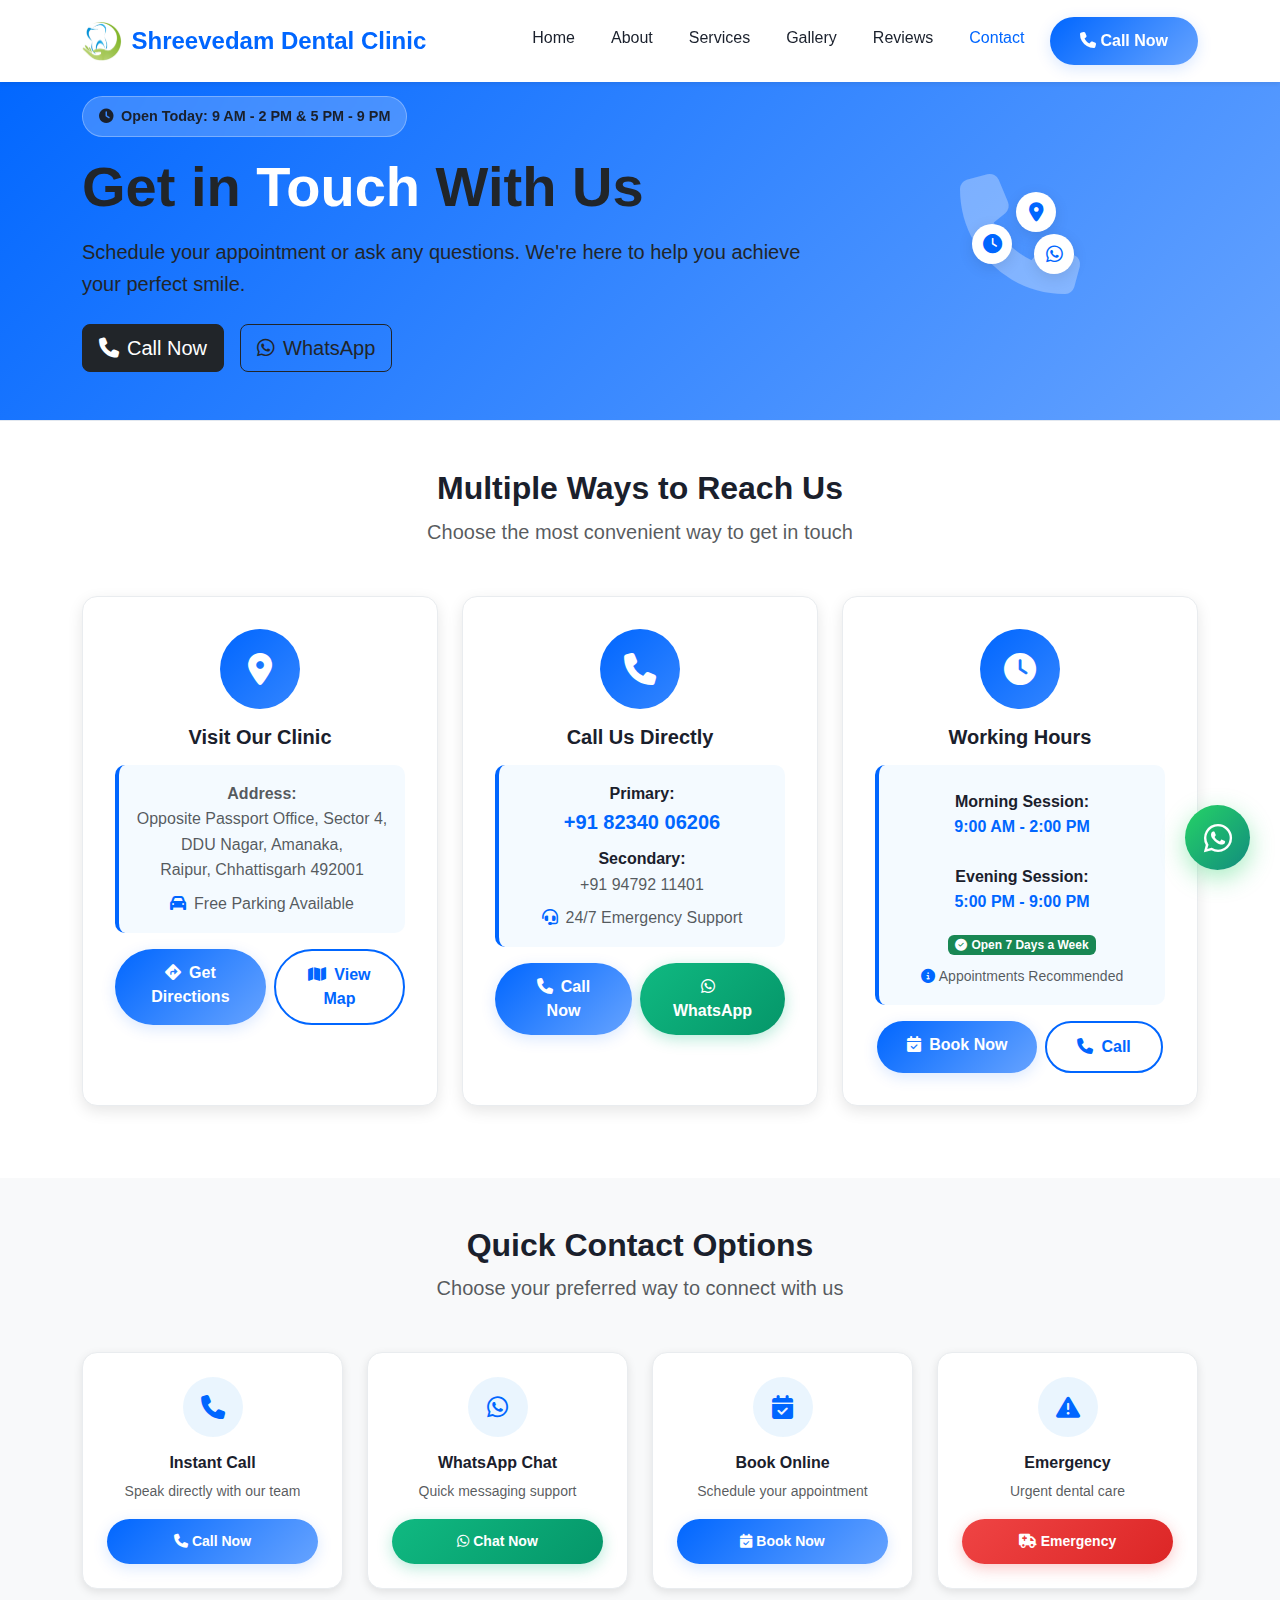
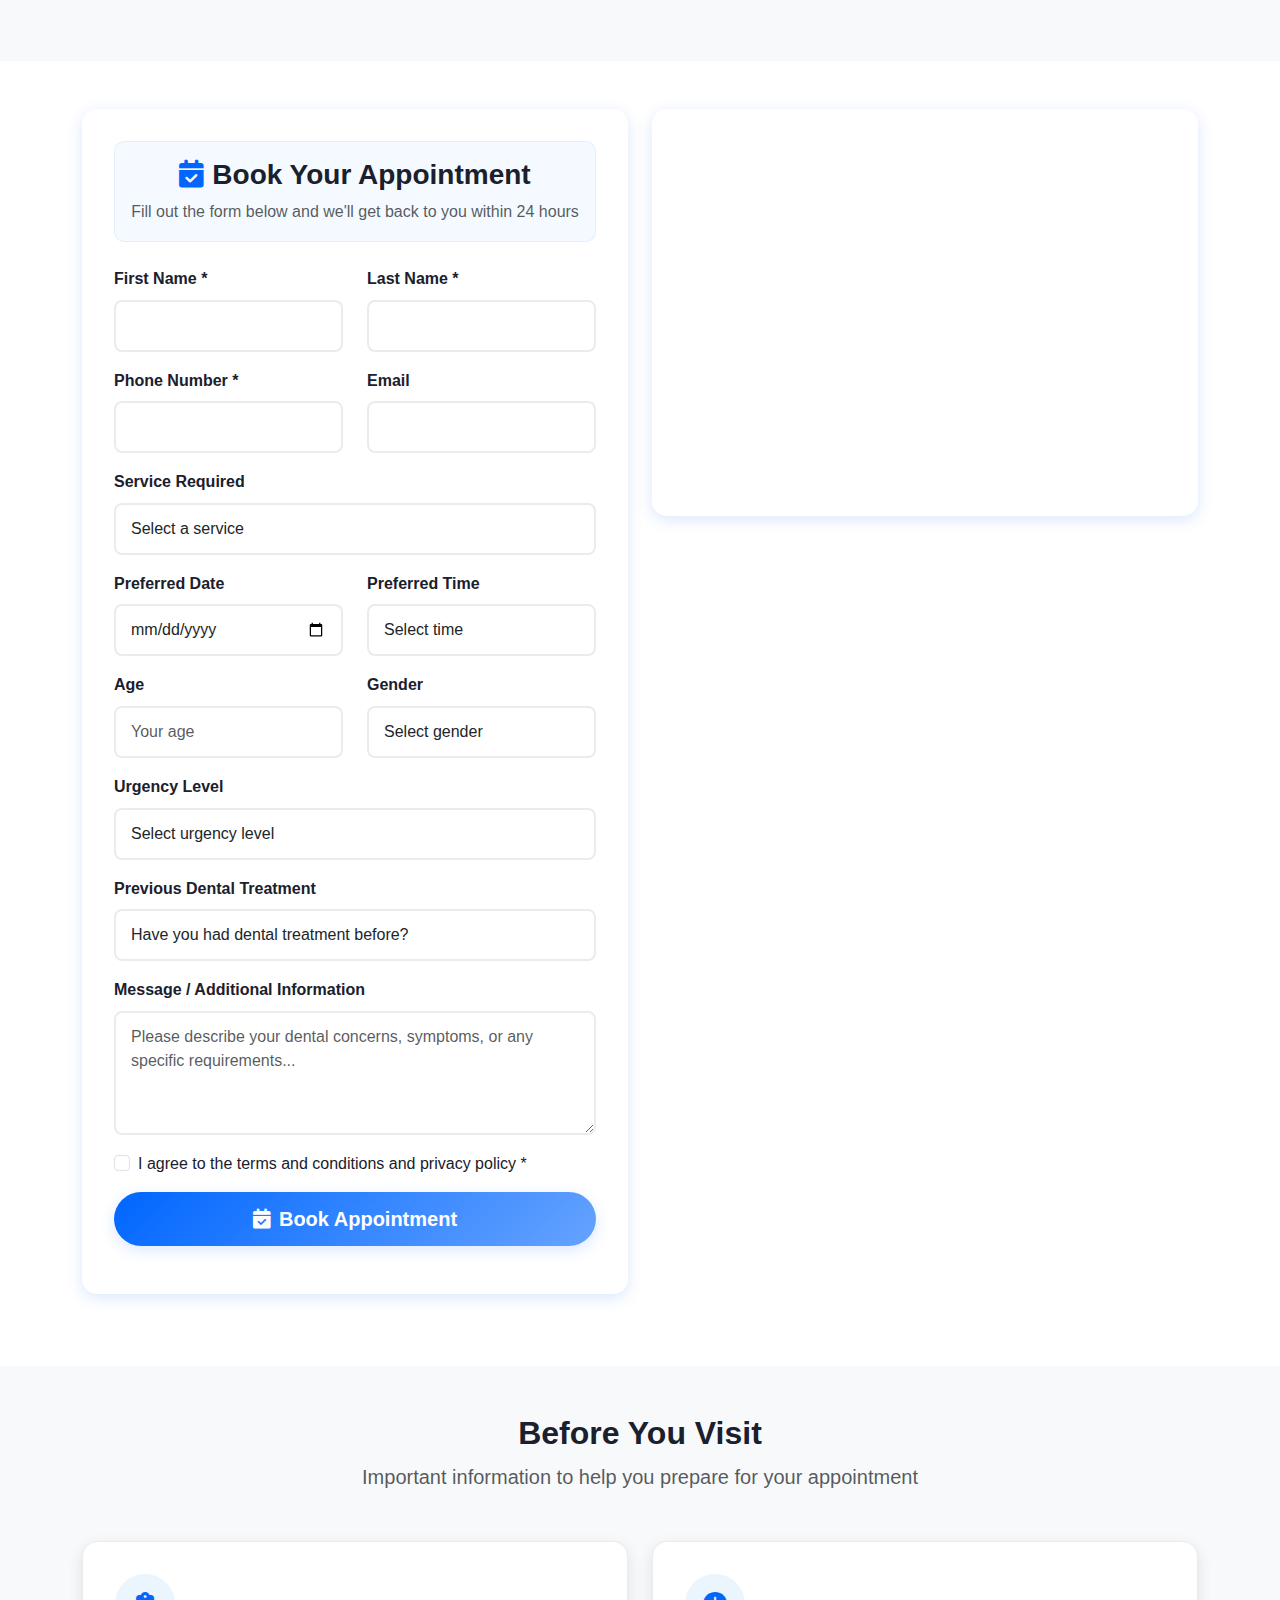
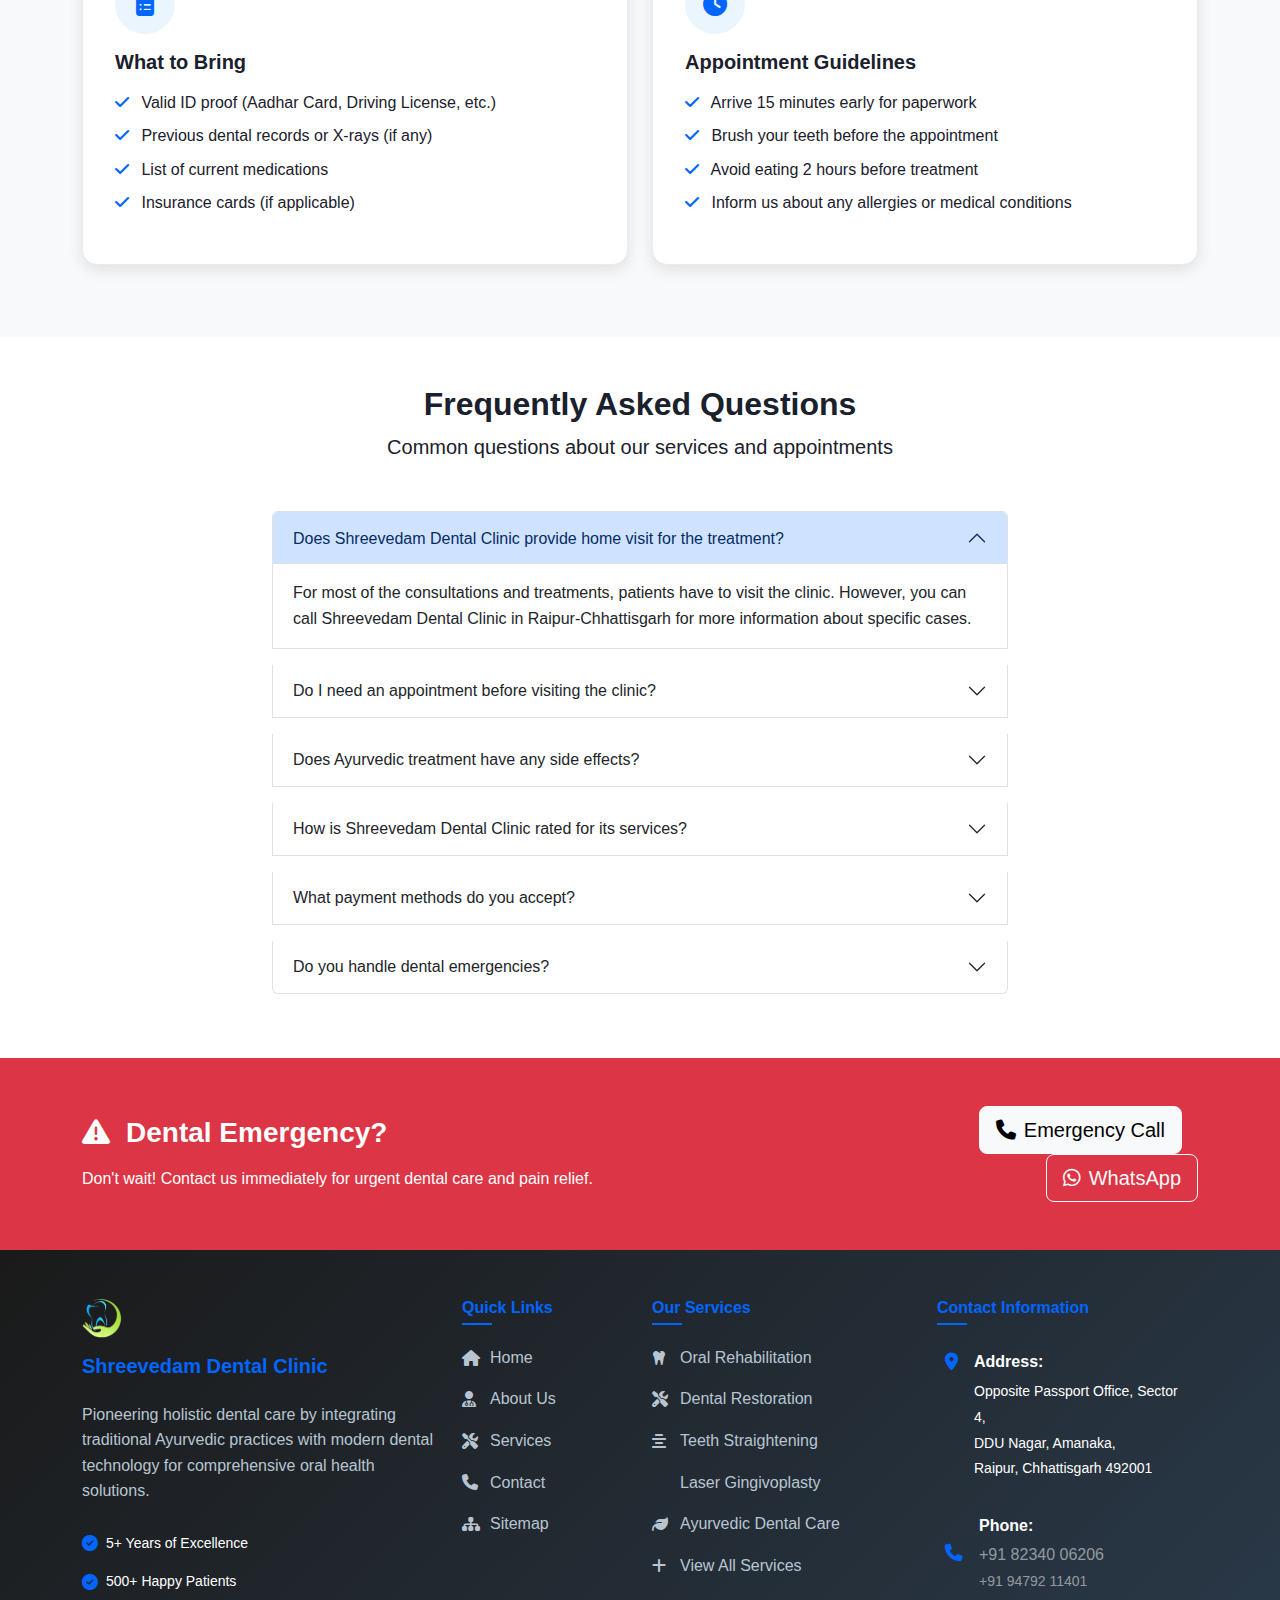
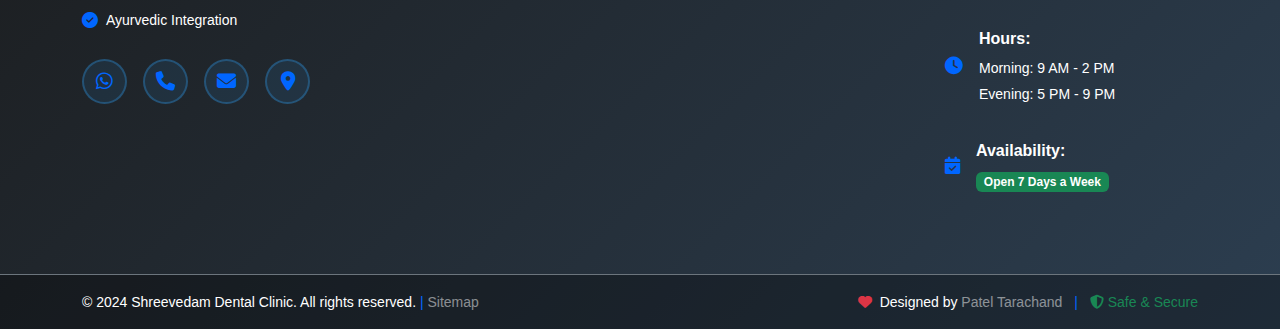
<file: contact.html>
<!DOCTYPE html>
<html lang="en">
<head>
    <meta charset="UTF-8">
    <meta name="viewport" content="width=device-width, initial-scale=1.0">
    <title>Contact Us - Shreevedam Dental Clinic | Book Appointment</title>
    <meta name="description" content="Contact Shreevedam Dental Clinic in Raipur. Book appointment with Dr. Shraddha Nirmalkar. Located opposite Passport Office, DDU Nagar.">
    <meta name="keywords" content="contact dental clinic raipur, book appointment, Dr. Shraddha Nirmalkar, DDU Nagar dental clinic">

    <!-- Bootstrap CSS -->
    <link href="https://cdn.jsdelivr.net/npm/bootstrap@5.3.0/dist/css/bootstrap.min.css" rel="stylesheet">
    <!-- Font Awesome -->
    <link rel="stylesheet" href="https://cdnjs.cloudflare.com/ajax/libs/font-awesome/6.4.0/css/all.min.css">
    <!-- Custom CSS -->
    <link rel="stylesheet" href="css/style.css">
</head>
<body>
    <!-- Navigation -->
    <nav class="navbar navbar-expand-lg navbar-light bg-white fixed-top shadow-sm">
        <div class="container">
            <a class="navbar-brand fw-bold text-primary" href="index.html">
                <img src="images/shreevednamdental.png" alt="Shreevedam Dental Clinic Logo">
                Shreevedam Dental Clinic
            </a>
            <button class="navbar-toggler" type="button" data-bs-toggle="collapse" data-bs-target="#navbarNav">
                <span class="navbar-toggler-icon"></span>
            </button>
            <div class="collapse navbar-collapse" id="navbarNav">
                <ul class="navbar-nav ms-auto">
                    <li class="nav-item">
                        <a class="nav-link" href="index.html">Home</a>
                    </li>
                    <li class="nav-item">
                        <a class="nav-link" href="about.html">About</a>
                    </li>
                    <li class="nav-item">
                        <a class="nav-link" href="services.html">Services</a>
                    </li>
                    <li class="nav-item">
                        <a class="nav-link" href="gallery.html">Gallery</a>
                    </li>
                    <li class="nav-item">
                        <a class="nav-link" href="testimonials.html">Reviews</a>
                    </li>
                    <li class="nav-item">
                        <a class="nav-link active" href="contact.html">Contact</a>
                    </li>
                    <li class="nav-item">
                        <a class="btn btn-primary ms-2" href="tel:+918234006206">
                            <i class="fas fa-phone me-1"></i>Call Now
                        </a>
                    </li>
                </ul>
            </div>
        </div>
    </nav>

    <!-- Page Header -->
    <section class="page-header py-5 mt-5 bg-primary">
        <div class="container">
            <div class="row align-items-center">
                <div class="col-lg-8">
                    <div class="header-badge mb-3">
                        <i class="fas fa-clock me-2"></i>Open Today: 9 AM - 2 PM & 5 PM - 9 PM
                    </div>
                    <h1 class="display-4 fw-bold text-dark mb-3 header-title">
                        Get in <span class="text-white">Touch</span> With Us
                    </h1>
                    <p class="lead text-dark mb-4 header-subtitle">
                        Schedule your appointment or ask any questions. We're here to help you achieve your perfect smile.
                    </p>
                    <div class="contact-quick-actions d-flex gap-3">
                        <a href="tel:+918234006206" class="btn btn-dark btn-lg">
                            <i class="fas fa-phone me-2"></i>Call Now
                        </a>
                        <a href="https://wa.me/918234006206" class="btn btn-outline-dark btn-lg" target="_blank">
                            <i class="fab fa-whatsapp me-2"></i>WhatsApp
                        </a>
                    </div>
                </div>
                <div class="col-lg-4 text-center">
                    <div class="contact-icon-wrapper">
                        <i class="fas fa-phone contact-main-icon"></i>
                        <div class="contact-floating-elements">
                            <div class="contact-floating-icon contact-floating-icon-1">
                                <i class="fas fa-map-marker-alt"></i>
                            </div>
                            <div class="contact-floating-icon contact-floating-icon-2">
                                <i class="fas fa-clock"></i>
                            </div>
                            <div class="contact-floating-icon contact-floating-icon-3">
                                <i class="fab fa-whatsapp"></i>
                            </div>
                        </div>
                    </div>
                </div>
            </div>
        </div>
    </section>

    <!-- Contact Information -->
    <section class="py-5">
        <div class="container">
            <div class="text-center mb-5">
                <h2 class="fw-bold">Multiple Ways to Reach Us</h2>
                <p class="lead text-muted">Choose the most convenient way to get in touch</p>
            </div>
            <div class="row">
                <div class="col-lg-4 mb-4">
                    <div class="contact-card text-center h-100">
                        <div class="contact-card-icon mb-3">
                            <i class="fas fa-map-marker-alt"></i>
                        </div>
                        <h5 class="fw-bold mb-3">Visit Our Clinic</h5>
                        <div class="contact-details mb-3">
                            <p class="text-muted mb-2">
                                <strong>Address:</strong><br>
                                Opposite Passport Office, Sector 4,<br>
                                DDU Nagar, Amanaka,<br>
                                Raipur, Chhattisgarh 492001
                            </p>
                            <p class="text-muted mb-0">
                                <i class="fas fa-car text-primary me-2"></i>Free Parking Available
                            </p>
                        </div>
                        <div class="d-flex gap-2 justify-content-center">
                            <a href="https://maps.google.com/?q=Shreevedam+dental+and+ayurved+clinic" target="_blank" class="btn btn-primary">
                                <i class="fas fa-directions me-2"></i>Get Directions
                            </a>
                            <a href="https://maps.google.com/?q=Shreevedam+dental+and+ayurved+clinic" target="_blank" class="btn btn-outline-primary">
                                <i class="fas fa-map me-2"></i>View Map
                            </a>
                        </div>
                    </div>
                </div>
                <div class="col-lg-4 mb-4">
                    <div class="contact-card text-center h-100">
                        <div class="contact-card-icon mb-3">
                            <i class="fas fa-phone"></i>
                        </div>
                        <h5 class="fw-bold mb-3">Call Us Directly</h5>
                        <div class="contact-details mb-3">
                            <div class="phone-number mb-2">
                                <strong>Primary:</strong><br>
                                <a href="tel:+918234006206" class="text-decoration-none text-primary fw-bold fs-5">+91 82340 06206</a>
                            </div>
                            <div class="phone-number mb-2">
                                <strong>Secondary:</strong><br>
                                <a href="tel:+919479211401" class="text-decoration-none text-muted">+91 94792 11401</a>
                            </div>
                            <p class="text-muted mb-0">
                                <i class="fas fa-headset text-primary me-2"></i>24/7 Emergency Support
                            </p>
                        </div>
                        <div class="d-flex gap-2 justify-content-center">
                            <a href="tel:+918234006206" class="btn btn-primary">
                                <i class="fas fa-phone me-2"></i>Call Now
                            </a>
                            <a href="https://wa.me/918234006206" target="_blank" class="btn btn-success">
                                <i class="fab fa-whatsapp me-2"></i>WhatsApp
                            </a>
                        </div>
                    </div>
                </div>
                <div class="col-lg-4 mb-4">
                    <div class="contact-card text-center h-100">
                        <div class="contact-card-icon mb-3">
                            <i class="fas fa-clock"></i>
                        </div>
                        <h5 class="fw-bold mb-3">Working Hours</h5>
                        <div class="contact-details mb-3">
                            <div class="schedule-item mb-2">
                                <strong>Morning Session:</strong><br>
                                <span class="text-primary fw-bold">9:00 AM - 2:00 PM</span>
                            </div>
                            <div class="schedule-item mb-2">
                                <strong>Evening Session:</strong><br>
                                <span class="text-primary fw-bold">5:00 PM - 9:00 PM</span>
                            </div>
                            <div class="availability-status">
                                <span class="badge bg-success mb-2">
                                    <i class="fas fa-check-circle me-1"></i>Open 7 Days a Week
                                </span><br>
                                <small class="text-muted">
                                    <i class="fas fa-info-circle text-primary me-1"></i>Appointments Recommended
                                </small>
                            </div>
                        </div>
                        <div class="d-flex gap-2 justify-content-center">
                            <a href="#appointment-form" class="btn btn-primary">
                                <i class="fas fa-calendar-check me-2"></i>Book Now
                            </a>
                            <a href="tel:+918234006206" class="btn btn-outline-primary">
                                <i class="fas fa-phone me-2"></i>Call
                            </a>
                        </div>
                    </div>
                </div>
            </div>
        </div>
    </section>

    <!-- Quick Contact Options -->
    <section class="py-5 bg-light">
        <div class="container">
            <div class="text-center mb-5">
                <h2 class="fw-bold">Quick Contact Options</h2>
                <p class="lead text-muted">Choose your preferred way to connect with us</p>
            </div>
            <div class="row">
                <div class="col-lg-3 col-md-6 mb-4">
                    <div class="quick-contact-card text-center">
                        <div class="quick-contact-icon mb-3">
                            <i class="fas fa-phone"></i>
                        </div>
                        <h6 class="fw-bold mb-2">Instant Call</h6>
                        <p class="text-muted small mb-3">Speak directly with our team</p>
                        <a href="tel:+918234006206" class="btn btn-primary btn-sm w-100">
                            <i class="fas fa-phone me-1"></i>Call Now
                        </a>
                    </div>
                </div>
                <div class="col-lg-3 col-md-6 mb-4">
                    <div class="quick-contact-card text-center">
                        <div class="quick-contact-icon mb-3">
                            <i class="fab fa-whatsapp"></i>
                        </div>
                        <h6 class="fw-bold mb-2">WhatsApp Chat</h6>
                        <p class="text-muted small mb-3">Quick messaging support</p>
                        <a href="https://wa.me/918234006206" target="_blank" class="btn btn-success btn-sm w-100">
                            <i class="fab fa-whatsapp me-1"></i>Chat Now
                        </a>
                    </div>
                </div>
                <div class="col-lg-3 col-md-6 mb-4">
                    <div class="quick-contact-card text-center">
                        <div class="quick-contact-icon mb-3">
                            <i class="fas fa-calendar-check"></i>
                        </div>
                        <h6 class="fw-bold mb-2">Book Online</h6>
                        <p class="text-muted small mb-3">Schedule your appointment</p>
                        <a href="#appointment-form" class="btn btn-primary btn-sm w-100">
                            <i class="fas fa-calendar-check me-1"></i>Book Now
                        </a>
                    </div>
                </div>
                <div class="col-lg-3 col-md-6 mb-4">
                    <div class="quick-contact-card text-center">
                        <div class="quick-contact-icon mb-3">
                            <i class="fas fa-exclamation-triangle"></i>
                        </div>
                        <h6 class="fw-bold mb-2">Emergency</h6>
                        <p class="text-muted small mb-3">Urgent dental care</p>
                        <a href="tel:+918234006206" class="btn btn-danger btn-sm w-100">
                            <i class="fas fa-ambulance me-1"></i>Emergency
                        </a>
                    </div>
                </div>
            </div>
        </div>
    </section>

    <!-- Contact Form and Map -->
    <section class="py-5">
        <div class="container">
            <div class="row">
                <div class="col-lg-6 mb-4">
                    <div class="contact-form" id="appointment-form">
                        <div class="form-header mb-4">
                            <h3 class="fw-bold mb-2">
                                <i class="fas fa-calendar-check text-primary me-2"></i>Book Your Appointment
                            </h3>
                            <p class="text-muted mb-0">Fill out the form below and we'll get back to you within 24 hours</p>
                        </div>
                        <form id="contactForm" class="needs-validation" novalidate>
                            <div class="row">
                                <div class="col-md-6 mb-3">
                                    <label for="firstName" class="form-label">First Name *</label>
                                    <input type="text" class="form-control" id="firstName" required>
                                </div>
                                <div class="col-md-6 mb-3">
                                    <label for="lastName" class="form-label">Last Name *</label>
                                    <input type="text" class="form-control" id="lastName" required>
                                </div>
                            </div>
                            <div class="row">
                                <div class="col-md-6 mb-3">
                                    <label for="phone" class="form-label">Phone Number *</label>
                                    <input type="tel" class="form-control" id="phone" required>
                                </div>
                                <div class="col-md-6 mb-3">
                                    <label for="email" class="form-label">Email</label>
                                    <input type="email" class="form-control" id="email">
                                </div>
                            </div>
                            <div class="mb-3">
                                <label for="service" class="form-label">Service Required</label>
                                <select class="form-control" id="service">
                                    <option value="">Select a service</option>
                                    <option value="consultation">General Consultation</option>
                                    <option value="oral-rehabilitation">Oral Rehabilitation</option>
                                    <option value="dental-restoration">Dental Restoration</option>
                                    <option value="teeth-straightening">Teeth Straightening</option>
                                    <option value="laser-gingivoplasty">Laser Gingivoplasty</option>
                                    <option value="tooth-reshaping">Tooth Reshaping</option>
                                    <option value="wisdom-tooth">Wisdom Tooth Extraction</option>
                                    <option value="emergency">Emergency Care</option>
                                    <option value="other">Other</option>
                                </select>
                            </div>
                            <div class="row">
                                <div class="col-md-6 mb-3">
                                    <label for="preferredDate" class="form-label">Preferred Date</label>
                                    <input type="date" class="form-control" id="preferredDate">
                                </div>
                                <div class="col-md-6 mb-3">
                                    <label for="preferredTime" class="form-label">Preferred Time</label>
                                    <select class="form-control" id="preferredTime">
                                        <option value="">Select time</option>
                                        <option value="morning">Morning (9 AM - 12 PM)</option>
                                        <option value="afternoon">Afternoon (12 PM - 2 PM)</option>
                                        <option value="evening">Evening (5 PM - 9 PM)</option>
                                    </select>
                                </div>
                            </div>
                            <div class="row">
                                <div class="col-md-6 mb-3">
                                    <label for="age" class="form-label">Age</label>
                                    <input type="number" class="form-control" id="age" min="1" max="120" placeholder="Your age">
                                </div>
                                <div class="col-md-6 mb-3">
                                    <label for="gender" class="form-label">Gender</label>
                                    <select class="form-control" id="gender">
                                        <option value="">Select gender</option>
                                        <option value="male">Male</option>
                                        <option value="female">Female</option>
                                        <option value="other">Other</option>
                                        <option value="prefer-not-to-say">Prefer not to say</option>
                                    </select>
                                </div>
                            </div>
                            <div class="mb-3">
                                <label for="urgency" class="form-label">Urgency Level</label>
                                <select class="form-control" id="urgency">
                                    <option value="">Select urgency level</option>
                                    <option value="routine">Routine Checkup</option>
                                    <option value="soon">Within a Week</option>
                                    <option value="urgent">Urgent (Pain/Discomfort)</option>
                                    <option value="emergency">Emergency (Severe Pain)</option>
                                </select>
                            </div>
                            <div class="mb-3">
                                <label for="previousTreatment" class="form-label">Previous Dental Treatment</label>
                                <select class="form-control" id="previousTreatment">
                                    <option value="">Have you had dental treatment before?</option>
                                    <option value="yes-recent">Yes, within last 6 months</option>
                                    <option value="yes-past">Yes, more than 6 months ago</option>
                                    <option value="no">No, this is my first time</option>
                                    <option value="unsure">Not sure</option>
                                </select>
                            </div>
                            <div class="mb-3">
                                <label for="message" class="form-label">Message / Additional Information</label>
                                <textarea class="form-control" id="message" rows="4" placeholder="Please describe your dental concerns, symptoms, or any specific requirements..."></textarea>
                            </div>
                            <div class="mb-3 form-check">
                                <input type="checkbox" class="form-check-input" id="agreeTerms" required>
                                <label class="form-check-label" for="agreeTerms">
                                    I agree to the terms and conditions and privacy policy *
                                </label>
                            </div>
                            <button type="submit" class="btn btn-primary btn-lg w-100">
                                <i class="fas fa-calendar-check me-2"></i>Book Appointment
                            </button>
                        </form>
                        <div id="formMessage" class="mt-3"></div>
                    </div>
                </div>
                <div class="col-lg-6">
                    <div class="map-container">
                        <iframe src="https://www.google.com/maps/embed?pb=!1m18!1m12!1m3!1d14875.370712464546!2d81.57725618715824!3d21.2380862!2m3!1f0!2f0!3f0!3m2!1i1024!2i768!4f13.1!3m3!1m2!1s0x3a28df54096ac7c9%3A0xfcd7698d5dfb3905!2sShreevedam%20dental%20and%20ayurved%20clinic!5e0!3m2!1sen!2sin!4v1751099281150!5m2!1sen!2sin"
                                width="100%"
                                height="500"
                                style="border:0;"
                                allowfullscreen=""
                                loading="lazy"
                                referrerpolicy="no-referrer-when-downgrade">
                        </iframe>
                    </div>
                </div>
            </div>
        </div>
    </section>

    <!-- Contact Tips Section -->
    <section class="py-5 bg-light">
        <div class="container">
            <div class="text-center mb-5">
                <h2 class="fw-bold">Before You Visit</h2>
                <p class="lead text-muted">Important information to help you prepare for your appointment</p>
            </div>
            <div class="row">
                <div class="col-lg-6 mb-4">
                    <div class="tip-card">
                        <div class="tip-icon mb-3">
                            <i class="fas fa-clipboard-list text-primary"></i>
                        </div>
                        <h5 class="fw-bold mb-3">What to Bring</h5>
                        <ul class="list-unstyled">
                            <li class="mb-2">
                                <i class="fas fa-check text-primary me-2"></i>
                                Valid ID proof (Aadhar Card, Driving License, etc.)
                            </li>
                            <li class="mb-2">
                                <i class="fas fa-check text-primary me-2"></i>
                                Previous dental records or X-rays (if any)
                            </li>
                            <li class="mb-2">
                                <i class="fas fa-check text-primary me-2"></i>
                                List of current medications
                            </li>
                            <li class="mb-2">
                                <i class="fas fa-check text-primary me-2"></i>
                                Insurance cards (if applicable)
                            </li>
                        </ul>
                    </div>
                </div>
                <div class="col-lg-6 mb-4">
                    <div class="tip-card">
                        <div class="tip-icon mb-3">
                            <i class="fas fa-clock text-primary"></i>
                        </div>
                        <h5 class="fw-bold mb-3">Appointment Guidelines</h5>
                        <ul class="list-unstyled">
                            <li class="mb-2">
                                <i class="fas fa-check text-primary me-2"></i>
                                Arrive 15 minutes early for paperwork
                            </li>
                            <li class="mb-2">
                                <i class="fas fa-check text-primary me-2"></i>
                                Brush your teeth before the appointment
                            </li>
                            <li class="mb-2">
                                <i class="fas fa-check text-primary me-2"></i>
                                Avoid eating 2 hours before treatment
                            </li>
                            <li class="mb-2">
                                <i class="fas fa-check text-primary me-2"></i>
                                Inform us about any allergies or medical conditions
                            </li>
                        </ul>
                    </div>
                </div>
            </div>
        </div>
    </section>

    <!-- FAQ Section -->
    <section class="py-5">
        <div class="container">
            <div class="text-center mb-5">
                <h2 class="fw-bold">Frequently Asked Questions</h2>
                <p class="lead">Common questions about our services and appointments</p>
            </div>
            <div class="row">
                <div class="col-lg-8 mx-auto">
                    <div class="accordion" id="faqAccordion">
                        <div class="accordion-item mb-3">
                            <h2 class="accordion-header" id="faq1">
                                <button class="accordion-button" type="button" data-bs-toggle="collapse" data-bs-target="#collapse1">
                                    Does Shreevedam Dental Clinic provide home visit for the treatment?
                                </button>
                            </h2>
                            <div id="collapse1" class="accordion-collapse collapse show" data-bs-parent="#faqAccordion">
                                <div class="accordion-body">
                                    For most of the consultations and treatments, patients have to visit the clinic. However, you can call Shreevedam Dental Clinic in Raipur-Chhattisgarh for more information about specific cases.
                                </div>
                            </div>
                        </div>
                        <div class="accordion-item mb-3">
                            <h2 class="accordion-header" id="faq2">
                                <button class="accordion-button collapsed" type="button" data-bs-toggle="collapse" data-bs-target="#collapse2">
                                    Do I need an appointment before visiting the clinic?
                                </button>
                            </h2>
                            <div id="collapse2" class="accordion-collapse collapse" data-bs-parent="#faqAccordion">
                                <div class="accordion-body">
                                    Yes, it is advisable that you book an appointment before visiting the clinic to avoid any last minute changes and ensure you receive proper attention from our dental team.
                                </div>
                            </div>
                        </div>
                        <div class="accordion-item mb-3">
                            <h2 class="accordion-header" id="faq3">
                                <button class="accordion-button collapsed" type="button" data-bs-toggle="collapse" data-bs-target="#collapse3">
                                    Does Ayurvedic treatment have any side effects?
                                </button>
                            </h2>
                            <div id="collapse3" class="accordion-collapse collapse" data-bs-parent="#faqAccordion">
                                <div class="accordion-body">
                                    There are no side effects of Ayurvedic treatment. It is one of the oldest medical treatments to cure any disease naturally. Our integrated approach combines the safety of Ayurveda with modern dental techniques.
                                </div>
                            </div>
                        </div>
                        <div class="accordion-item mb-3">
                            <h2 class="accordion-header" id="faq4">
                                <button class="accordion-button collapsed" type="button" data-bs-toggle="collapse" data-bs-target="#collapse4">
                                    How is Shreevedam Dental Clinic rated for its services?
                                </button>
                            </h2>
                            <div id="collapse4" class="accordion-collapse collapse" data-bs-parent="#faqAccordion">
                                <div class="accordion-body">
                                    With the belief that patient satisfaction is the most important factor in hospitality, Shreevedam Dental Clinic has acquired a rating of 4.8/5 for its services, treatment and overall experience it offers.
                                </div>
                            </div>
                        </div>
                        <div class="accordion-item mb-3">
                            <h2 class="accordion-header" id="faq5">
                                <button class="accordion-button collapsed" type="button" data-bs-toggle="collapse" data-bs-target="#collapse5">
                                    What payment methods do you accept?
                                </button>
                            </h2>
                            <div id="collapse5" class="accordion-collapse collapse" data-bs-parent="#faqAccordion">
                                <div class="accordion-body">
                                    We accept cash, credit/debit cards, and digital payment methods. Please contact us for specific payment options and insurance coverage details.
                                </div>
                            </div>
                        </div>
                        <div class="accordion-item mb-3">
                            <h2 class="accordion-header" id="faq6">
                                <button class="accordion-button collapsed" type="button" data-bs-toggle="collapse" data-bs-target="#collapse6">
                                    Do you handle dental emergencies?
                                </button>
                            </h2>
                            <div id="collapse6" class="accordion-collapse collapse" data-bs-parent="#faqAccordion">
                                <div class="accordion-body">
                                    Yes, we provide emergency dental care. Please call us immediately at +91 82340 06206 for urgent dental situations. We strive to accommodate emergency cases as quickly as possible.
                                </div>
                            </div>
                        </div>
                    </div>
                </div>
            </div>
        </div>
    </section>

    <!-- Emergency Contact -->
    <section class="py-5 bg-danger text-white">
        <div class="container">
            <div class="row align-items-center">
                <div class="col-lg-8">
                    <h3 class="fw-bold mb-3">
                        <i class="fas fa-exclamation-triangle me-3"></i>Dental Emergency?
                    </h3>
                    <p class="mb-0">Don't wait! Contact us immediately for urgent dental care and pain relief.</p>
                </div>
                <div class="col-lg-4 text-lg-end mt-3 mt-lg-0">
                    <a href="tel:+918234006206" class="btn btn-light btn-lg me-3">
                        <i class="fas fa-phone me-2"></i>Emergency Call
                    </a>
                    <a href="https://wa.me/918234006206?text=Emergency%20dental%20care%20needed" class="btn btn-outline-light btn-lg" target="_blank">
                        <i class="fab fa-whatsapp me-2"></i>WhatsApp
                    </a>
                </div>
            </div>
        </div>
    </section>

    <!-- Footer -->
    <footer class="footer-section bg-dark text-white">
        <!-- Main Footer -->
        <div class="footer-main py-5">
            <div class="container">
                <div class="row">
                    <!-- Clinic Info -->
                    <div class="col-lg-4 col-md-6 mb-4">
                        <div class="footer-brand mb-4">
                            <img src="images/shreevednamdental.png" alt="Shreevedam Dental Clinic Logo" class="footer-logo mb-3">
                            <h5 class="fw-bold text-primary">Shreevedam Dental Clinic</h5>
                        </div>
                        <p class="footer-description mb-4">
                            Pioneering holistic dental care by integrating traditional Ayurvedic practices with modern dental technology for comprehensive oral health solutions.
                        </p>
                        <div class="footer-highlights mb-4">
                            <div class="highlight-item d-flex align-items-center mb-2">
                                <i class="fas fa-check-circle text-primary me-2"></i>
                                <span class="small">5+ Years of Excellence</span>
                            </div>
                            <div class="highlight-item d-flex align-items-center mb-2">
                                <i class="fas fa-check-circle text-primary me-2"></i>
                                <span class="small">500+ Happy Patients</span>
                            </div>
                            <div class="highlight-item d-flex align-items-center mb-2">
                                <i class="fas fa-check-circle text-primary me-2"></i>
                                <span class="small">Ayurvedic Integration</span>
                            </div>
                        </div>
                        <div class="social-links">
                            <a href="https://wa.me/918234006206" class="social-link" target="_blank" title="WhatsApp">
                                <i class="fab fa-whatsapp"></i>
                            </a>
                            <a href="tel:+918234006206" class="social-link" title="Call Us">
                                <i class="fas fa-phone"></i>
                            </a>
                            <a href="mailto:info@shreevedamdentalclinic.com" class="social-link" title="Email Us">
                                <i class="fas fa-envelope"></i>
                            </a>
                            <a href="https://maps.google.com/?q=Shreevedam+dental+and+ayurved+clinic" class="social-link" target="_blank" title="Find Us">
                                <i class="fas fa-map-marker-alt"></i>
                            </a>
                        </div>
                    </div>

                    <!-- Quick Links -->
                    <div class="col-lg-2 col-md-6 mb-4">
                        <h6 class="footer-title fw-bold mb-3">Quick Links</h6>
                        <ul class="footer-links list-unstyled">
                            <li><a href="index.html"><i class="fas fa-home me-2"></i>Home</a></li>
                            <li><a href="about.html"><i class="fas fa-user-md me-2"></i>About Us</a></li>
                            <li><a href="services.html"><i class="fas fa-tools me-2"></i>Services</a></li>
                            <li><a href="contact.html"><i class="fas fa-phone me-2"></i>Contact</a></li>
                            <li><a href="sitemap.html"><i class="fas fa-sitemap me-2"></i>Sitemap</a></li>
                        </ul>
                    </div>

                    <!-- Services -->
                    <div class="col-lg-3 col-md-6 mb-4">
                        <h6 class="footer-title fw-bold mb-3">Our Services</h6>
                        <ul class="footer-links list-unstyled">
                            <li><a href="services.html#oral-rehabilitation"><i class="fas fa-tooth me-2"></i>Oral Rehabilitation</a></li>
                            <li><a href="services.html#dental-restoration"><i class="fas fa-tools me-2"></i>Dental Restoration</a></li>
                            <li><a href="services.html#teeth-straightening"><i class="fas fa-align-center me-2"></i>Teeth Straightening</a></li>
                            <li><a href="services.html#laser-gingivoplasty"><i class="fas fa-laser-pointer me-2"></i>Laser Gingivoplasty</a></li>
                            <li><a href="services.html#ayurvedic-care"><i class="fas fa-leaf me-2"></i>Ayurvedic Dental Care</a></li>
                            <li><a href="services.html"><i class="fas fa-plus me-2"></i>View All Services</a></li>
                        </ul>
                    </div>

                    <!-- Contact Info -->
                    <div class="col-lg-3 col-md-6 mb-4">
                        <h6 class="footer-title fw-bold mb-3">Contact Information</h6>
                        <div class="contact-info">
                            <div class="contact-item d-flex align-items-start mb-3">
                                <i class="fas fa-map-marker-alt text-primary me-3 mt-1"></i>
                                <div>
                                    <strong class="d-block mb-1">Address:</strong>
                                    <span class="small">Opposite Passport Office, Sector 4,<br>DDU Nagar, Amanaka,<br>Raipur, Chhattisgarh 492001</span>
                                </div>
                            </div>
                            <div class="contact-item d-flex align-items-center mb-3">
                                <i class="fas fa-phone text-primary me-3"></i>
                                <div>
                                    <strong class="d-block mb-1">Phone:</strong>
                                    <a href="tel:+918234006206" class="text-white-50 text-decoration-none">+91 82340 06206</a><br>
                                    <a href="tel:+919479211401" class="text-white-50 text-decoration-none small">+91 94792 11401</a>
                                </div>
                            </div>
                            <div class="contact-item d-flex align-items-center mb-3">
                                <i class="fas fa-clock text-primary me-3"></i>
                                <div>
                                    <strong class="d-block mb-1">Hours:</strong>
                                    <span class="small">Morning: 9 AM - 2 PM<br>Evening: 5 PM - 9 PM</span>
                                </div>
                            </div>
                            <div class="contact-item d-flex align-items-center">
                                <i class="fas fa-calendar-check text-primary me-3"></i>
                                <div>
                                    <strong class="d-block mb-1">Availability:</strong>
                                    <span class="badge bg-success small">Open 7 Days a Week</span>
                                </div>
                            </div>
                        </div>
                    </div>
                </div>
            </div>
        </div>

        <!-- Footer Bottom -->
        <div class="footer-bottom py-3 border-top border-secondary">
            <div class="container">
                <div class="row align-items-center">
                    <div class="col-md-6 mb-2 mb-md-0">
                        <p class="mb-0 small">
                            &copy; 2024 Shreevedam Dental Clinic. All rights reserved.
                            <span class="text-primary">|</span>
                            <a href="sitemap.html" class="text-white-50 text-decoration-none">Sitemap</a>
                        </p>
                    </div>
                    <div class="col-md-6 text-md-end">
                        <p class="mb-0 small">
                            <i class="fas fa-heart text-danger me-1"></i>
                              Designed by <a href="https://pateltarachand.github.io/pro_tc_/" target="_blank" class="text-white-50 text-decoration-none">Patel Tarachand</a>
                            <span class="text-primary mx-2">|</span>
                            <span class="text-success">
                                <i class="fas fa-shield-alt me-1"></i>Safe & Secure
                            </span>
                        </p>
                    </div>
                </div>
            </div>
        </div>
    </footer>

    <!-- WhatsApp Float Button -->
    <a href="https://wa.me/918234006206" class="whatsapp-float" target="_blank">
        <i class="fab fa-whatsapp"></i>
    </a>

    <!-- Bootstrap JS -->
    <script src="https://cdn.jsdelivr.net/npm/bootstrap@5.3.0/dist/js/bootstrap.bundle.min.js"></script>
    <!-- Custom JS -->
    <script src="js/script.js"></script>
</body>
</html>
</file>
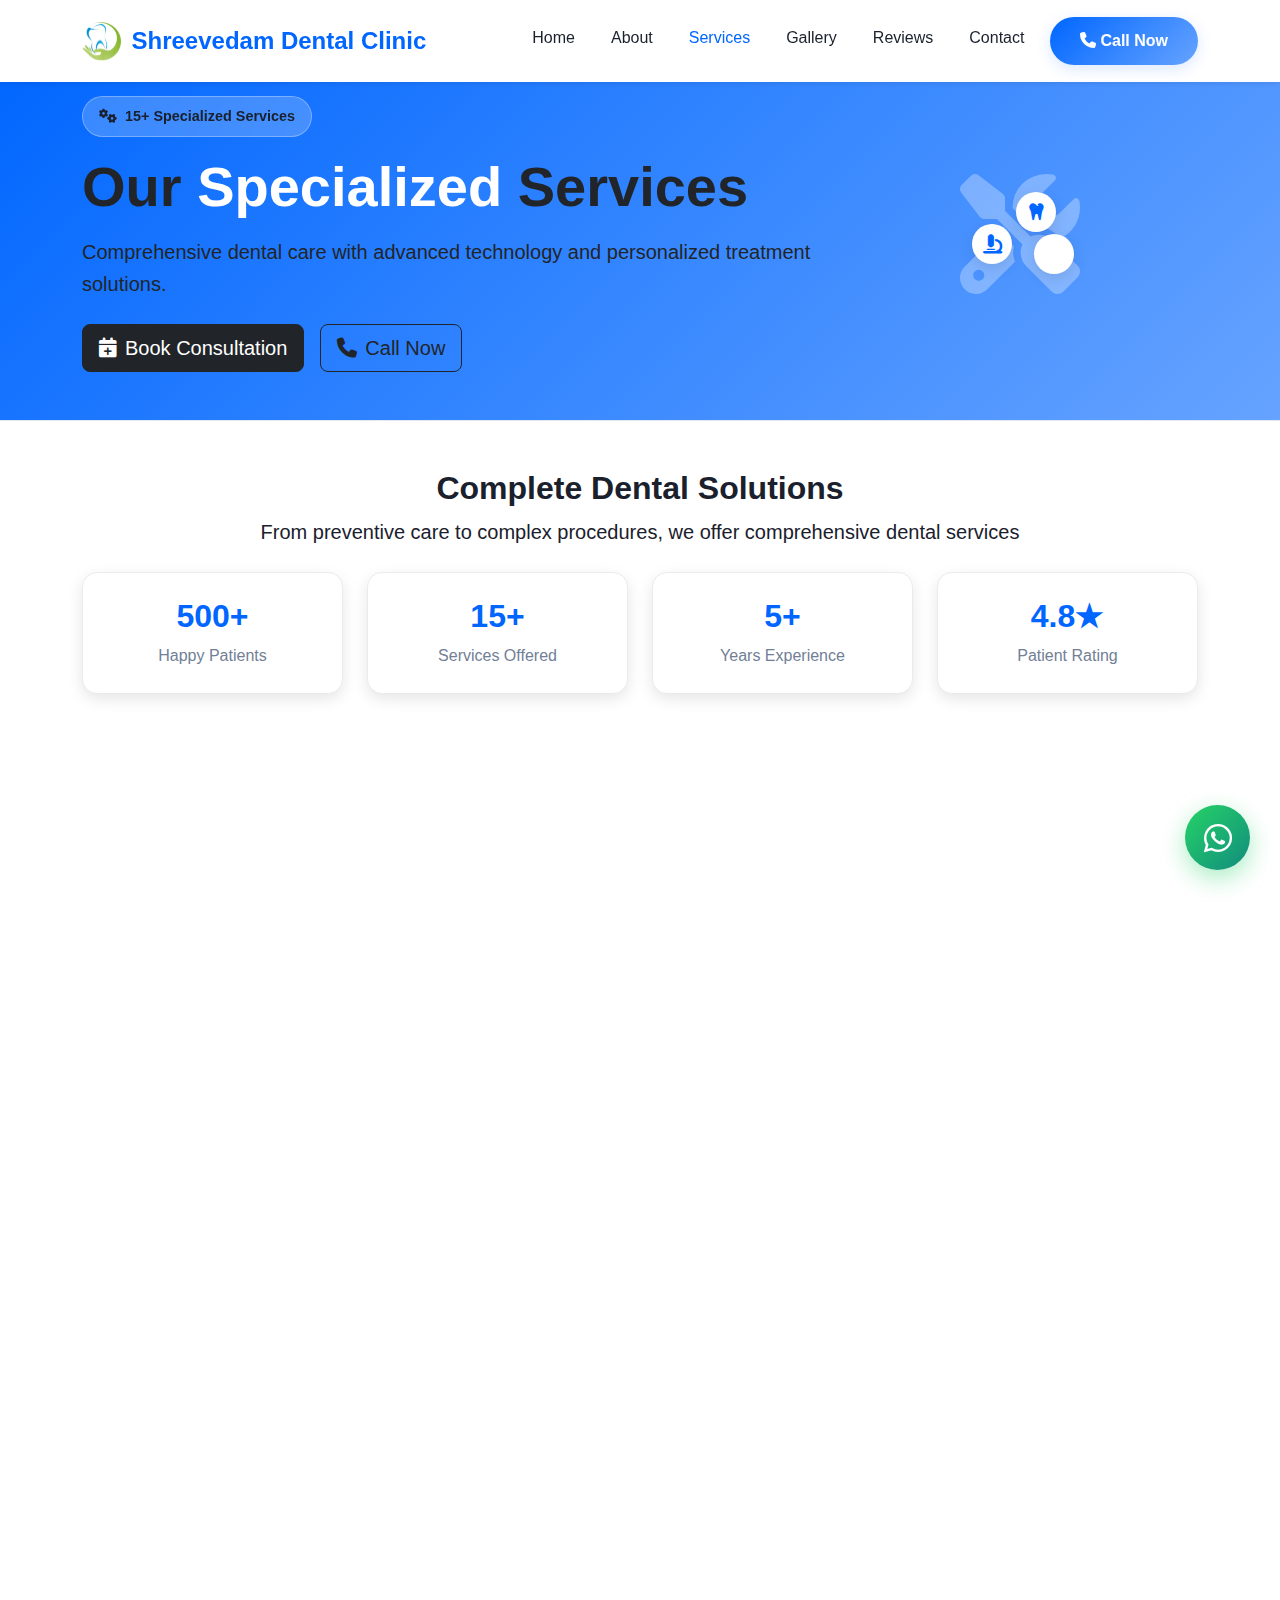
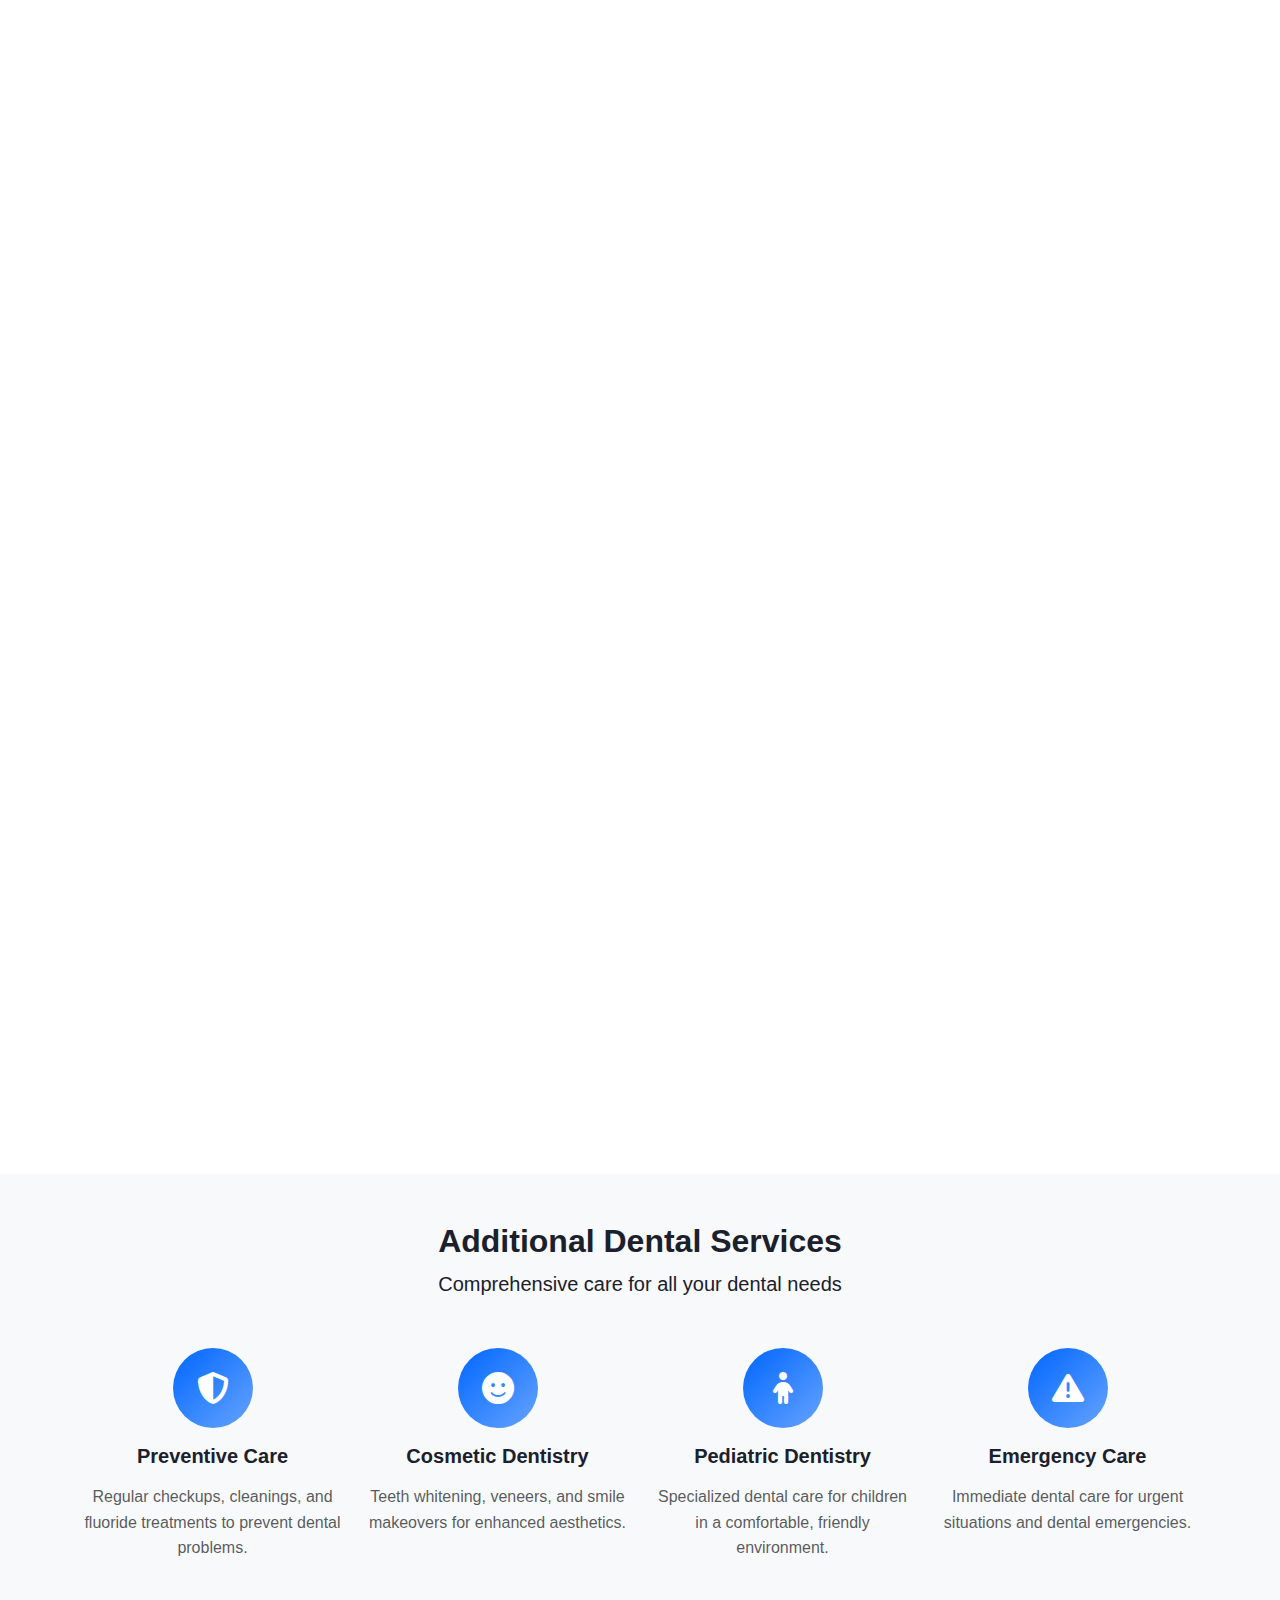
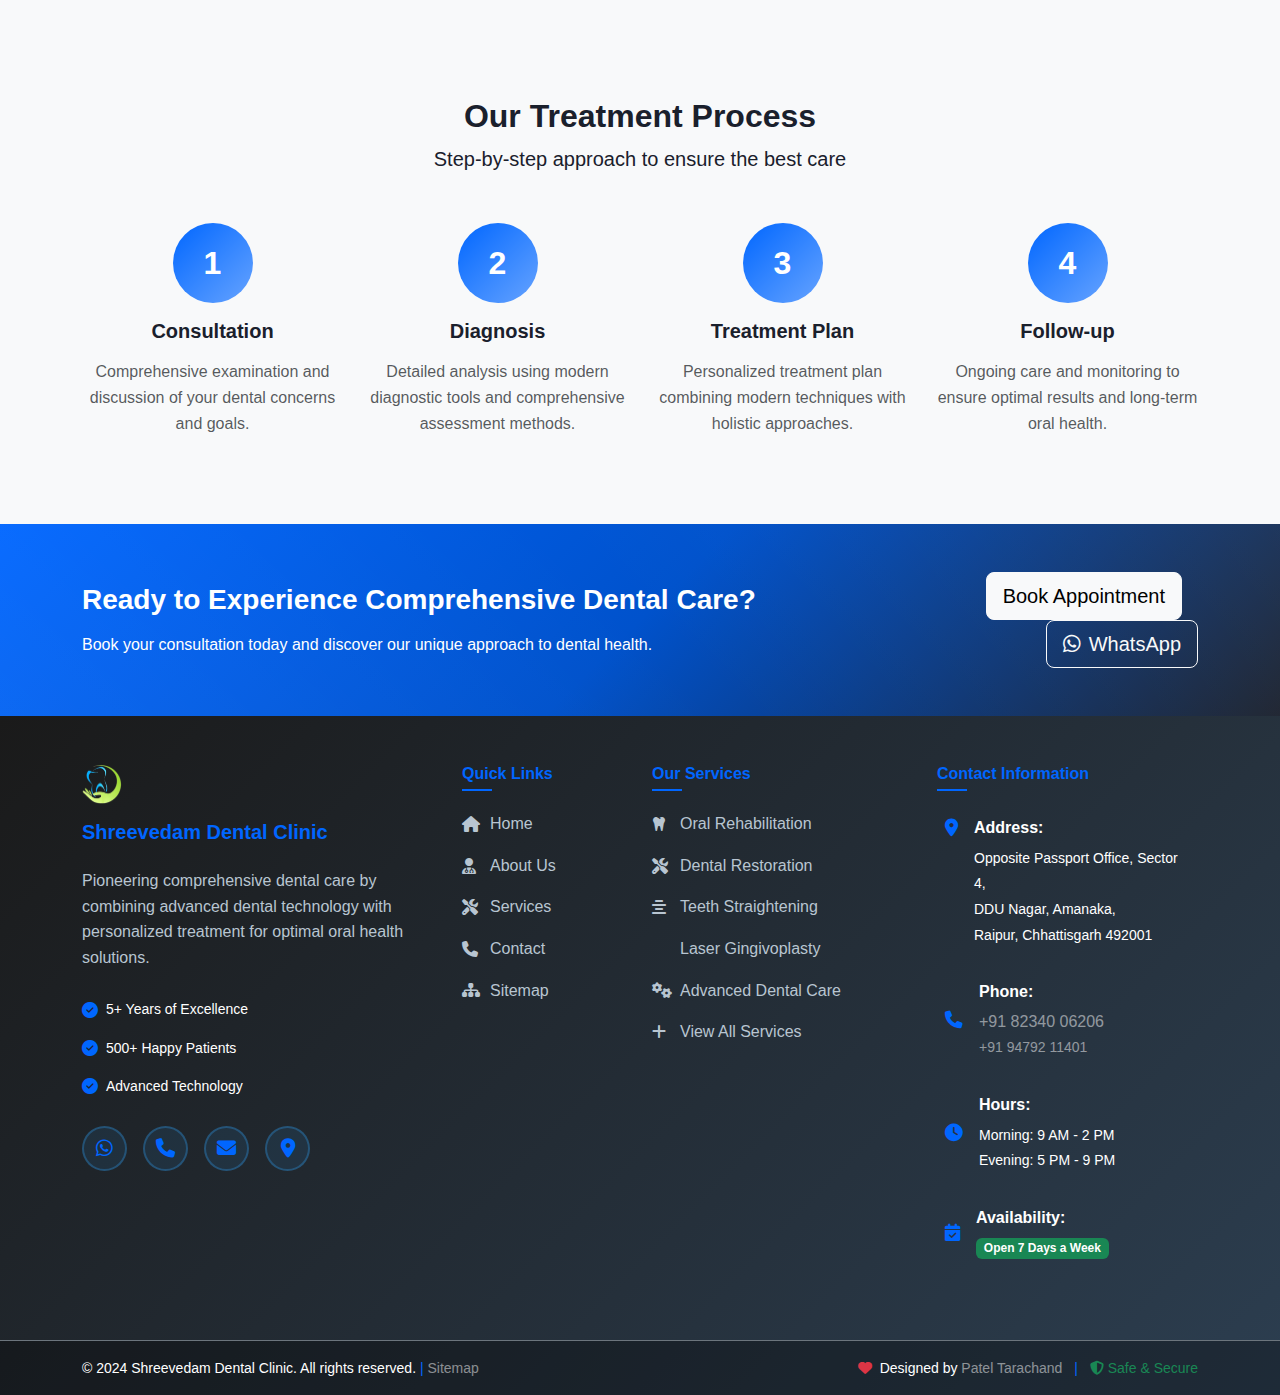
<file: services.html>
<!DOCTYPE html>
<html lang="en">
<head>
    <meta charset="UTF-8">
    <meta name="viewport" content="width=device-width, initial-scale=1.0">
    <title>Services - Shreevedam Dental Clinic | Comprehensive Dental Care</title>
    <meta name="description" content="Comprehensive dental services at Shreevedam Dental Clinic including oral rehabilitation, dental restoration, orthodontics, laser gingivoplasty and more.">
    <meta name="keywords" content="dental services raipur, oral rehabilitation, dental restoration, orthodontics, laser gingivoplasty, wisdom tooth extraction">

    <!-- Bootstrap CSS -->
    <link href="https://cdn.jsdelivr.net/npm/bootstrap@5.3.0/dist/css/bootstrap.min.css" rel="stylesheet">
    <!-- Font Awesome -->
    <link rel="stylesheet" href="https://cdnjs.cloudflare.com/ajax/libs/font-awesome/6.4.0/css/all.min.css">
    <!-- Custom CSS -->
    <link rel="stylesheet" href="css/style.css">
</head>
<body>
    <!-- Navigation -->
    <nav class="navbar navbar-expand-lg navbar-light bg-white fixed-top shadow-sm">
        <div class="container">
            <a class="navbar-brand fw-bold text-primary" href="index.html">
                <img src="images/shreevednamdental.png" alt="Shreevedam Dental Clinic Logo">
                Shreevedam Dental Clinic
            </a>
            <button class="navbar-toggler" type="button" data-bs-toggle="collapse" data-bs-target="#navbarNav">
                <span class="navbar-toggler-icon"></span>
            </button>
            <div class="collapse navbar-collapse" id="navbarNav">
                <ul class="navbar-nav ms-auto">
                    <li class="nav-item">
                        <a class="nav-link" href="index.html">Home</a>
                    </li>
                    <li class="nav-item">
                        <a class="nav-link" href="about.html">About</a>
                    </li>
                    <li class="nav-item">
                        <a class="nav-link active" href="services.html">Services</a>
                    </li>
                    <li class="nav-item">
                        <a class="nav-link" href="gallery.html">Gallery</a>
                    </li>
                    <li class="nav-item">
                        <a class="nav-link" href="testimonials.html">Reviews</a>
                    </li>
                    <li class="nav-item">
                        <a class="nav-link" href="contact.html">Contact</a>
                    </li>
                    <li class="nav-item">
                        <a class="btn btn-primary ms-2" href="tel:+918234006206">
                            <i class="fas fa-phone me-1"></i>Call Now
                        </a>
                    </li>
                </ul>
            </div>
        </div>
    </nav>

    <!-- Page Header -->
    <section class="page-header py-5 mt-5 bg-primary">
        <div class="container">
            <div class="row align-items-center">
                <div class="col-lg-8">
                    <div class="header-badge mb-3">
                        <i class="fas fa-cogs me-2"></i>15+ Specialized Services
                    </div>
                    <h1 class="display-4 fw-bold text-dark mb-3 header-title">
                        Our <span class="text-white">Specialized</span> Services
                    </h1>
                    <p class="lead text-dark mb-4 header-subtitle">
                        Comprehensive dental care with advanced technology and personalized treatment solutions.
                    </p>
                    <div class="contact-quick-actions d-flex gap-3">
                        <a href="contact.html" class="btn btn-dark btn-lg">
                            <i class="fas fa-calendar-plus me-2"></i>Book Consultation
                        </a>
                        <a href="tel:+918234006206" class="btn btn-outline-dark btn-lg">
                            <i class="fas fa-phone me-2"></i>Call Now
                        </a>
                    </div>
                </div>
                <div class="col-lg-4 text-center">
                    <div class="contact-icon-wrapper">
                        <i class="fas fa-tools contact-main-icon"></i>
                        <div class="contact-floating-elements">
                            <div class="contact-floating-icon contact-floating-icon-1">
                                <i class="fas fa-tooth"></i>
                            </div>
                            <div class="contact-floating-icon contact-floating-icon-2">
                                <i class="fas fa-microscope"></i>
                            </div>
                            <div class="contact-floating-icon contact-floating-icon-3">
                                <i class="fas fa-laser-pointer"></i>
                            </div>
                        </div>
                    </div>
                </div>
            </div>
        </div>
    </section>

    <!-- Services Overview -->
    <section class="py-5">
        <div class="container">
            <div class="text-center mb-5">
                <h2 class="fw-bold">Complete Dental Solutions</h2>
                <p class="lead">From preventive care to complex procedures, we offer comprehensive dental services</p>
                <div class="row mt-4">
                    <div class="col-md-3 mb-3">
                        <div class="stats-card">
                            <h3 class="text-primary fw-bold">500+</h3>
                            <p class="mb-0">Happy Patients</p>
                        </div>
                    </div>
                    <div class="col-md-3 mb-3">
                        <div class="stats-card">
                            <h3 class="text-primary fw-bold">15+</h3>
                            <p class="mb-0">Services Offered</p>
                        </div>
                    </div>
                    <div class="col-md-3 mb-3">
                        <div class="stats-card">
                            <h3 class="text-primary fw-bold">5+</h3>
                            <p class="mb-0">Years Experience</p>
                        </div>
                    </div>
                    <div class="col-md-3 mb-3">
                        <div class="stats-card">
                            <h3 class="text-primary fw-bold">4.8★</h3>
                            <p class="mb-0">Patient Rating</p>
                        </div>
                    </div>
                </div>
            </div>
            <div class="row">
                <div class="col-lg-4 col-md-6 mb-4">
                    <div class="service-card h-100">
                        <div class="service-badge">Most Popular</div>
                        <div class="card-icon">
                            <i class="fas fa-tooth"></i>
                        </div>
                        <h5>Oral Rehabilitation</h5>
                        <p>Complete restoration of oral health including dental implants, crowns, bridges, and dentures. Our expert team ensures patients regain functionality and aesthetics of their smiles.</p>
                        <ul class="list-unstyled mt-3">
                            <li><i class="fas fa-check text-primary me-2"></i>Single Tooth Implants</li>
                            <li><i class="fas fa-check text-primary me-2"></i>Multiple Implants</li>
                            <li><i class="fas fa-check text-primary me-2"></i>All-on-4 Implants</li>
                            <li><i class="fas fa-check text-primary me-2"></i>Crowns & Bridges</li>
                            <li><i class="fas fa-check text-primary me-2"></i>Complete Dentures</li>
                            <li><i class="fas fa-check text-primary me-2"></i>Partial Dentures</li>
                        </ul>
                        <div class="service-duration">
                            <i class="fas fa-clock text-primary me-2"></i>
                            <span>Duration: 1-3 sessions</span>
                        </div>
                        <a href="contact.html" class="btn btn-outline-primary mt-3 w-100">Book Consultation</a>
                    </div>
                </div>
                <div class="col-lg-4 col-md-6 mb-4">
                    <div class="service-card h-100">
                        <div class="card-icon">
                            <i class="fas fa-tools"></i>
                        </div>
                        <h5>Dental Restoration</h5>
                        <p>Advanced restorative treatments focusing on preserving natural teeth whenever possible, ensuring patients maintain healthy, functional smiles.</p>
                        <ul class="list-unstyled mt-3">
                            <li><i class="fas fa-check text-primary me-2"></i>Composite Fillings</li>
                            <li><i class="fas fa-check text-primary me-2"></i>Ceramic Fillings</li>
                            <li><i class="fas fa-check text-primary me-2"></i>Root Canal Therapy</li>
                            <li><i class="fas fa-check text-primary me-2"></i>Dental Bonding</li>
                            <li><i class="fas fa-check text-primary me-2"></i>Inlays & Onlays</li>
                            <li><i class="fas fa-check text-primary me-2"></i>Tooth Colored Restorations</li>
                        </ul>
                        <div class="service-duration">
                            <i class="fas fa-clock text-primary me-2"></i>
                            <span>Duration: 1-2 sessions</span>
                        </div>
                        <a href="contact.html" class="btn btn-outline-primary mt-3 w-100">Book Consultation</a>
                    </div>
                </div>
                <div class="col-lg-4 col-md-6 mb-4">
                    <div class="service-card h-100">
                        <div class="service-badge trending">Trending</div>
                        <div class="card-icon">
                            <i class="fas fa-align-center"></i>
                        </div>
                        <h5>Teeth Straightening</h5>
                        <p>State-of-the-art orthodontic techniques for misaligned teeth, helping patients achieve straighter, more confident smiles.</p>
                        <ul class="list-unstyled mt-3">
                            <li><i class="fas fa-check text-primary me-2"></i>Metal Braces</li>
                            <li><i class="fas fa-check text-primary me-2"></i>Ceramic Braces</li>
                            <li><i class="fas fa-check text-primary me-2"></i>Clear Aligners (Invisalign)</li>
                            <li><i class="fas fa-check text-primary me-2"></i>Lingual Braces</li>
                            <li><i class="fas fa-check text-primary me-2"></i>Retainers</li>
                            <li><i class="fas fa-check text-primary me-2"></i>Orthodontic Consultation</li>
                        </ul>
                        <div class="service-duration">
                            <i class="fas fa-clock text-primary me-2"></i>
                            <span>Duration: 12-24 months</span>
                        </div>
                        <a href="contact.html" class="btn btn-outline-primary mt-3 w-100">Book Consultation</a>
                    </div>
                </div>
                <div class="col-lg-4 col-md-6 mb-4">
                    <div class="service-card h-100">
                        <div class="service-badge advanced">Advanced</div>
                        <div class="card-icon">
                            <i class="fas fa-laser-pointer"></i>
                        </div>
                        <h5>Laser Gingivoplasty</h5>
                        <p>Cutting-edge laser technology for precise and minimally invasive gum contouring procedures, addressing aesthetic concerns and enhancing oral health.</p>
                        <ul class="list-unstyled mt-3">
                            <li><i class="fas fa-check text-primary me-2"></i>Laser Gum Contouring</li>
                            <li><i class="fas fa-check text-primary me-2"></i>Gum Disease Treatment</li>
                            <li><i class="fas fa-check text-primary me-2"></i>Crown Lengthening</li>
                            <li><i class="fas fa-check text-primary me-2"></i>Minimal Discomfort</li>
                            <li><i class="fas fa-check text-primary me-2"></i>Faster Healing</li>
                            <li><i class="fas fa-check text-primary me-2"></i>No Sutures Required</li>
                        </ul>
                        <div class="service-duration">
                            <i class="fas fa-clock text-primary me-2"></i>
                            <span>Duration: 1 session</span>
                        </div>
                        <a href="contact.html" class="btn btn-outline-primary mt-3 w-100">Book Consultation</a>
                    </div>
                </div>
                <div class="col-lg-4 col-md-6 mb-4">
                    <div class="service-card h-100">
                        <div class="card-icon">
                            <i class="fas fa-magic"></i>
                        </div>
                        <h5>Tooth Reshaping</h5>
                        <p>Meticulous tooth reshaping procedures helping individuals achieve balanced and harmonious smiles, correcting minor imperfections.</p>
                        <ul class="list-unstyled mt-3">
                            <li><i class="fas fa-check text-primary me-2"></i>Enamel Reshaping</li>
                            <li><i class="fas fa-check text-primary me-2"></i>Cosmetic Contouring</li>
                            <li><i class="fas fa-check text-primary me-2"></i>Smile Enhancement</li>
                            <li><i class="fas fa-check text-primary me-2"></i>Aesthetic Improvement</li>
                            <li><i class="fas fa-check text-primary me-2"></i>Minor Corrections</li>
                            <li><i class="fas fa-check text-primary me-2"></i>Instant Results</li>
                        </ul>
                        <div class="service-duration">
                            <i class="fas fa-clock text-primary me-2"></i>
                            <span>Duration: 1 session</span>
                        </div>
                        <a href="contact.html" class="btn btn-outline-primary mt-3 w-100">Book Consultation</a>
                    </div>
                </div>
                <div class="col-lg-4 col-md-6 mb-4">
                    <div class="service-card h-100">
                        <div class="card-icon">
                            <i class="fas fa-cut"></i>
                        </div>
                        <h5>Wisdom Tooth Extraction</h5>
                        <p>Safe and efficient wisdom tooth extractions performed by experienced oral surgeons, alleviating discomfort and preventing complications.</p>
                        <ul class="list-unstyled mt-3">
                            <li><i class="fas fa-check text-primary me-2"></i>Simple Extractions</li>
                            <li><i class="fas fa-check text-primary me-2"></i>Surgical Extractions</li>
                            <li><i class="fas fa-check text-primary me-2"></i>Impacted Tooth Removal</li>
                            <li><i class="fas fa-check text-primary me-2"></i>Pain Management</li>
                            <li><i class="fas fa-check text-primary me-2"></i>Post-operative Care</li>
                            <li><i class="fas fa-check text-primary me-2"></i>Follow-up Consultation</li>
                        </ul>
                        <div class="service-duration">
                            <i class="fas fa-clock text-primary me-2"></i>
                            <span>Duration: 1 session</span>
                        </div>
                        <a href="contact.html" class="btn btn-outline-primary mt-3 w-100">Book Consultation</a>
                    </div>
                </div>

                <!-- Additional Service Cards -->
                <div class="col-lg-4 col-md-6 mb-4">
                    <div class="service-card h-100">
                        <div class="card-icon">
                            <i class="fas fa-smile"></i>
                        </div>
                        <h5>Teeth Whitening</h5>
                        <p>Professional teeth whitening treatments to brighten your smile and boost your confidence with safe, effective procedures.</p>
                        <ul class="list-unstyled mt-3">
                            <li><i class="fas fa-check text-primary me-2"></i>In-Office Whitening</li>
                            <li><i class="fas fa-check text-primary me-2"></i>Take-Home Kits</li>
                            <li><i class="fas fa-check text-primary me-2"></i>Laser Whitening</li>
                            <li><i class="fas fa-check text-primary me-2"></i>Stain Removal</li>
                            <li><i class="fas fa-check text-primary me-2"></i>Safe & Effective</li>
                            <li><i class="fas fa-check text-primary me-2"></i>Long-lasting Results</li>
                        </ul>
                        <div class="service-duration">
                            <i class="fas fa-clock text-primary me-2"></i>
                            <span>Duration: 1-2 sessions</span>
                        </div>
                        <a href="contact.html" class="btn btn-outline-primary mt-3 w-100">Book Consultation</a>
                    </div>
                </div>

                <div class="col-lg-4 col-md-6 mb-4">
                    <div class="service-card h-100">
                        <div class="card-icon">
                            <i class="fas fa-shield-alt"></i>
                        </div>
                        <h5>Preventive Care</h5>
                        <p>Comprehensive preventive dental care to maintain optimal oral health and prevent future dental problems.</p>
                        <ul class="list-unstyled mt-3">
                            <li><i class="fas fa-check text-primary me-2"></i>Regular Checkups</li>
                            <li><i class="fas fa-check text-primary me-2"></i>Professional Cleaning</li>
                            <li><i class="fas fa-check text-primary me-2"></i>Fluoride Treatment</li>
                            <li><i class="fas fa-check text-primary me-2"></i>Oral Cancer Screening</li>
                            <li><i class="fas fa-check text-primary me-2"></i>X-rays & Diagnosis</li>
                            <li><i class="fas fa-check text-primary me-2"></i>Oral Health Education</li>
                        </ul>
                        <div class="service-duration">
                            <i class="fas fa-clock text-primary me-2"></i>
                            <span>Duration: 1 session</span>
                        </div>
                        <a href="contact.html" class="btn btn-outline-primary mt-3 w-100">Book Consultation</a>
                    </div>
                </div>

                <div class="col-lg-4 col-md-6 mb-4">
                    <div class="service-card h-100">
                        <div class="service-badge emergency">Emergency</div>
                        <div class="card-icon">
                            <i class="fas fa-ambulance"></i>
                        </div>
                        <h5>Emergency Dental Care</h5>
                        <p>Immediate dental care for urgent situations including severe pain, trauma, and dental emergencies.</p>
                        <ul class="list-unstyled mt-3">
                            <li><i class="fas fa-check text-primary me-2"></i>24/7 Emergency Care</li>
                            <li><i class="fas fa-check text-primary me-2"></i>Pain Relief</li>
                            <li><i class="fas fa-check text-primary me-2"></i>Trauma Treatment</li>
                            <li><i class="fas fa-check text-primary me-2"></i>Broken Tooth Repair</li>
                            <li><i class="fas fa-check text-primary me-2"></i>Infection Treatment</li>
                            <li><i class="fas fa-check text-primary me-2"></i>Immediate Relief</li>
                        </ul>
                        <div class="service-duration">
                            <i class="fas fa-clock text-primary me-2"></i>
                            <span>Duration: Immediate</span>
                        </div>
                        <a href="tel:+918234006206" class="btn btn-primary mt-3 w-100">Emergency Call</a>
                    </div>
                </div>
            </div>
        </div>
    </section>

    <!-- Additional Services -->
    <section class="py-5 bg-light">
        <div class="container">
            <div class="text-center mb-5">
                <h2 class="fw-bold">Additional Dental Services</h2>
                <p class="lead">Comprehensive care for all your dental needs</p>
            </div>
            <div class="row">
                <div class="col-lg-3 col-md-6 mb-4">
                    <div class="text-center">
                        <div class="bg-primary rounded-circle d-inline-flex align-items-center justify-content-center mb-3" style="width: 80px; height: 80px;">
                            <i class="fas fa-shield-alt text-white fs-2"></i>
                        </div>
                        <h5 class="fw-bold mb-3">Preventive Care</h5>
                        <p class="text-muted">Regular checkups, cleanings, and fluoride treatments to prevent dental problems.</p>
                    </div>
                </div>
                <div class="col-lg-3 col-md-6 mb-4">
                    <div class="text-center">
                        <div class="bg-primary rounded-circle d-inline-flex align-items-center justify-content-center mb-3" style="width: 80px; height: 80px;">
                            <i class="fas fa-smile text-white fs-2"></i>
                        </div>
                        <h5 class="fw-bold mb-3">Cosmetic Dentistry</h5>
                        <p class="text-muted">Teeth whitening, veneers, and smile makeovers for enhanced aesthetics.</p>
                    </div>
                </div>
                <div class="col-lg-3 col-md-6 mb-4">
                    <div class="text-center">
                        <div class="bg-primary rounded-circle d-inline-flex align-items-center justify-content-center mb-3" style="width: 80px; height: 80px;">
                            <i class="fas fa-child text-white fs-2"></i>
                        </div>
                        <h5 class="fw-bold mb-3">Pediatric Dentistry</h5>
                        <p class="text-muted">Specialized dental care for children in a comfortable, friendly environment.</p>
                    </div>
                </div>
                <div class="col-lg-3 col-md-6 mb-4">
                    <div class="text-center">
                        <div class="bg-primary rounded-circle d-inline-flex align-items-center justify-content-center mb-3" style="width: 80px; height: 80px;">
                            <i class="fas fa-exclamation-triangle text-white fs-2"></i>
                        </div>
                        <h5 class="fw-bold mb-3">Emergency Care</h5>
                        <p class="text-muted">Immediate dental care for urgent situations and dental emergencies.</p>
                    </div>
                </div>
            </div>
        </div>
    </section>

    <!-- Treatment Process -->
    <section class="py-5 bg-light">
        <div class="container">
            <div class="text-center mb-5">
                <h2 class="fw-bold">Our Treatment Process</h2>
                <p class="lead">Step-by-step approach to ensure the best care</p>
            </div>
            <div class="row">
                <div class="col-lg-3 col-md-6 mb-4">
                    <div class="text-center">
                        <div class="bg-primary rounded-circle d-inline-flex align-items-center justify-content-center mb-3" style="width: 80px; height: 80px;">
                            <span class="text-white fw-bold fs-2">1</span>
                        </div>
                        <h5 class="fw-bold mb-3">Consultation</h5>
                        <p class="text-muted">Comprehensive examination and discussion of your dental concerns and goals.</p>
                    </div>
                </div>
                <div class="col-lg-3 col-md-6 mb-4">
                    <div class="text-center">
                        <div class="bg-primary rounded-circle d-inline-flex align-items-center justify-content-center mb-3" style="width: 80px; height: 80px;">
                            <span class="text-white fw-bold fs-2">2</span>
                        </div>
                        <h5 class="fw-bold mb-3">Diagnosis</h5>
                        <p class="text-muted">Detailed analysis using modern diagnostic tools and comprehensive assessment methods.</p>
                    </div>
                </div>
                <div class="col-lg-3 col-md-6 mb-4">
                    <div class="text-center">
                        <div class="bg-primary rounded-circle d-inline-flex align-items-center justify-content-center mb-3" style="width: 80px; height: 80px;">
                            <span class="text-white fw-bold fs-2">3</span>
                        </div>
                        <h5 class="fw-bold mb-3">Treatment Plan</h5>
                        <p class="text-muted">Personalized treatment plan combining modern techniques with holistic approaches.</p>
                    </div>
                </div>
                <div class="col-lg-3 col-md-6 mb-4">
                    <div class="text-center">
                        <div class="bg-primary rounded-circle d-inline-flex align-items-center justify-content-center mb-3" style="width: 80px; height: 80px;">
                            <span class="text-white fw-bold fs-2">4</span>
                        </div>
                        <h5 class="fw-bold mb-3">Follow-up</h5>
                        <p class="text-muted">Ongoing care and monitoring to ensure optimal results and long-term oral health.</p>
                    </div>
                </div>
            </div>
        </div>
    </section>

    <!-- CTA Section -->
    <section class="cta-section py-5">
        <div class="container">
            <div class="row align-items-center">
                <div class="col-lg-8">
                    <h3 class="text-white fw-bold mb-3">Ready to Experience Comprehensive Dental Care?</h3>
                    <p class="text-white mb-0">Book your consultation today and discover our unique approach to dental health.</p>
                </div>
                <div class="col-lg-4 text-lg-end mt-3 mt-lg-0">
                    <a href="contact.html" class="btn btn-light btn-lg me-3">Book Appointment</a>
                    <a href="https://wa.me/918234006206" class="btn btn-outline-light btn-lg" target="_blank">
                        <i class="fab fa-whatsapp me-2"></i>WhatsApp
                    </a>
                </div>
            </div>
        </div>
    </section>

    <!-- Footer -->
    <footer class="footer-section bg-dark text-white">
        <!-- Main Footer -->
        <div class="footer-main py-5">
            <div class="container">
                <div class="row">
                    <!-- Clinic Info -->
                    <div class="col-lg-4 col-md-6 mb-4">
                        <div class="footer-brand mb-4">
                            <img src="images/shreevednamdental.png" alt="Shreevedam Dental Clinic Logo" class="footer-logo mb-3">
                            <h5 class="fw-bold text-primary">Shreevedam Dental Clinic</h5>
                        </div>
                        <p class="footer-description mb-4">
                            Pioneering comprehensive dental care by combining advanced dental technology with personalized treatment for optimal oral health solutions.
                        </p>
                        <div class="footer-highlights mb-4">
                            <div class="highlight-item d-flex align-items-center mb-2">
                                <i class="fas fa-check-circle text-primary me-2"></i>
                                <span class="small">5+ Years of Excellence</span>
                            </div>
                            <div class="highlight-item d-flex align-items-center mb-2">
                                <i class="fas fa-check-circle text-primary me-2"></i>
                                <span class="small">500+ Happy Patients</span>
                            </div>
                            <div class="highlight-item d-flex align-items-center mb-2">
                                <i class="fas fa-check-circle text-primary me-2"></i>
                                <span class="small">Advanced Technology</span>
                            </div>
                        </div>
                        <div class="social-links">
                            <a href="https://wa.me/918234006206" class="social-link" target="_blank" title="WhatsApp">
                                <i class="fab fa-whatsapp"></i>
                            </a>
                            <a href="tel:+918234006206" class="social-link" title="Call Us">
                                <i class="fas fa-phone"></i>
                            </a>
                            <a href="mailto:info@shreevedamdentalclinic.com" class="social-link" title="Email Us">
                                <i class="fas fa-envelope"></i>
                            </a>
                            <a href="https://maps.google.com/?q=Shreevedam+dental+clinic" class="social-link" target="_blank" title="Find Us">
                                <i class="fas fa-map-marker-alt"></i>
                            </a>
                        </div>
                    </div>

                    <!-- Quick Links -->
                    <div class="col-lg-2 col-md-6 mb-4">
                        <h6 class="footer-title fw-bold mb-3">Quick Links</h6>
                        <ul class="footer-links list-unstyled">
                            <li><a href="index.html"><i class="fas fa-home me-2"></i>Home</a></li>
                            <li><a href="about.html"><i class="fas fa-user-md me-2"></i>About Us</a></li>
                            <li><a href="services.html"><i class="fas fa-tools me-2"></i>Services</a></li>
                            <li><a href="contact.html"><i class="fas fa-phone me-2"></i>Contact</a></li>
                            <li><a href="sitemap.html"><i class="fas fa-sitemap me-2"></i>Sitemap</a></li>
                        </ul>
                    </div>

                    <!-- Services -->
                    <div class="col-lg-3 col-md-6 mb-4">
                        <h6 class="footer-title fw-bold mb-3">Our Services</h6>
                        <ul class="footer-links list-unstyled">
                            <li><a href="services.html#oral-rehabilitation"><i class="fas fa-tooth me-2"></i>Oral Rehabilitation</a></li>
                            <li><a href="services.html#dental-restoration"><i class="fas fa-tools me-2"></i>Dental Restoration</a></li>
                            <li><a href="services.html#teeth-straightening"><i class="fas fa-align-center me-2"></i>Teeth Straightening</a></li>
                            <li><a href="services.html#laser-gingivoplasty"><i class="fas fa-laser-pointer me-2"></i>Laser Gingivoplasty</a></li>
                            <li><a href="services.html#specialized-services"><i class="fas fa-cogs me-2"></i>Advanced Dental Care</a></li>
                            <li><a href="services.html"><i class="fas fa-plus me-2"></i>View All Services</a></li>
                        </ul>
                    </div>

                    <!-- Contact Info -->
                    <div class="col-lg-3 col-md-6 mb-4">
                        <h6 class="footer-title fw-bold mb-3">Contact Information</h6>
                        <div class="contact-info">
                            <div class="contact-item d-flex align-items-start mb-3">
                                <i class="fas fa-map-marker-alt text-primary me-3 mt-1"></i>
                                <div>
                                    <strong class="d-block mb-1">Address:</strong>
                                    <span class="small">Opposite Passport Office, Sector 4,<br>DDU Nagar, Amanaka,<br>Raipur, Chhattisgarh 492001</span>
                                </div>
                            </div>
                            <div class="contact-item d-flex align-items-center mb-3">
                                <i class="fas fa-phone text-primary me-3"></i>
                                <div>
                                    <strong class="d-block mb-1">Phone:</strong>
                                    <a href="tel:+918234006206" class="text-white-50 text-decoration-none">+91 82340 06206</a><br>
                                    <a href="tel:+919479211401" class="text-white-50 text-decoration-none small">+91 94792 11401</a>
                                </div>
                            </div>
                            <div class="contact-item d-flex align-items-center mb-3">
                                <i class="fas fa-clock text-primary me-3"></i>
                                <div>
                                    <strong class="d-block mb-1">Hours:</strong>
                                    <span class="small">Morning: 9 AM - 2 PM<br>Evening: 5 PM - 9 PM</span>
                                </div>
                            </div>
                            <div class="contact-item d-flex align-items-center">
                                <i class="fas fa-calendar-check text-primary me-3"></i>
                                <div>
                                    <strong class="d-block mb-1">Availability:</strong>
                                    <span class="badge bg-success small">Open 7 Days a Week</span>
                                </div>
                            </div>
                        </div>
                    </div>
                </div>
            </div>
        </div>

        <!-- Footer Bottom -->
        <div class="footer-bottom py-3 border-top border-secondary">
            <div class="container">
                <div class="row align-items-center">
                    <div class="col-md-6 mb-2 mb-md-0">
                        <p class="mb-0 small">
                            &copy; 2024 Shreevedam Dental Clinic. All rights reserved.
                            <span class="text-primary">|</span>
                            <a href="sitemap.html" class="text-white-50 text-decoration-none">Sitemap</a>
                        </p>
                    </div>
                    <div class="col-md-6 text-md-end">
                        <p class="mb-0 small">
                            <i class="fas fa-heart text-danger me-1"></i>
                              Designed by <a href="https://pateltarachand.github.io/pro_tc_/" target="_blank" class="text-white-50 text-decoration-none">Patel Tarachand</a>
                            <span class="text-primary mx-2">|</span>
                            <span class="text-success">
                                <i class="fas fa-shield-alt me-1"></i>Safe & Secure
                            </span>
                        </p>
                    </div>
                </div>
            </div>
        </div>
    </footer>

    <!-- WhatsApp Float Button -->
    <a href="https://wa.me/918234006206" class="whatsapp-float" target="_blank">
        <i class="fab fa-whatsapp"></i>
    </a>

    <!-- Bootstrap JS -->
    <script src="https://cdn.jsdelivr.net/npm/bootstrap@5.3.0/dist/js/bootstrap.bundle.min.js"></script>
    <!-- Custom JS -->
    <script src="js/script.js"></script>
</body>
</html>
</file>
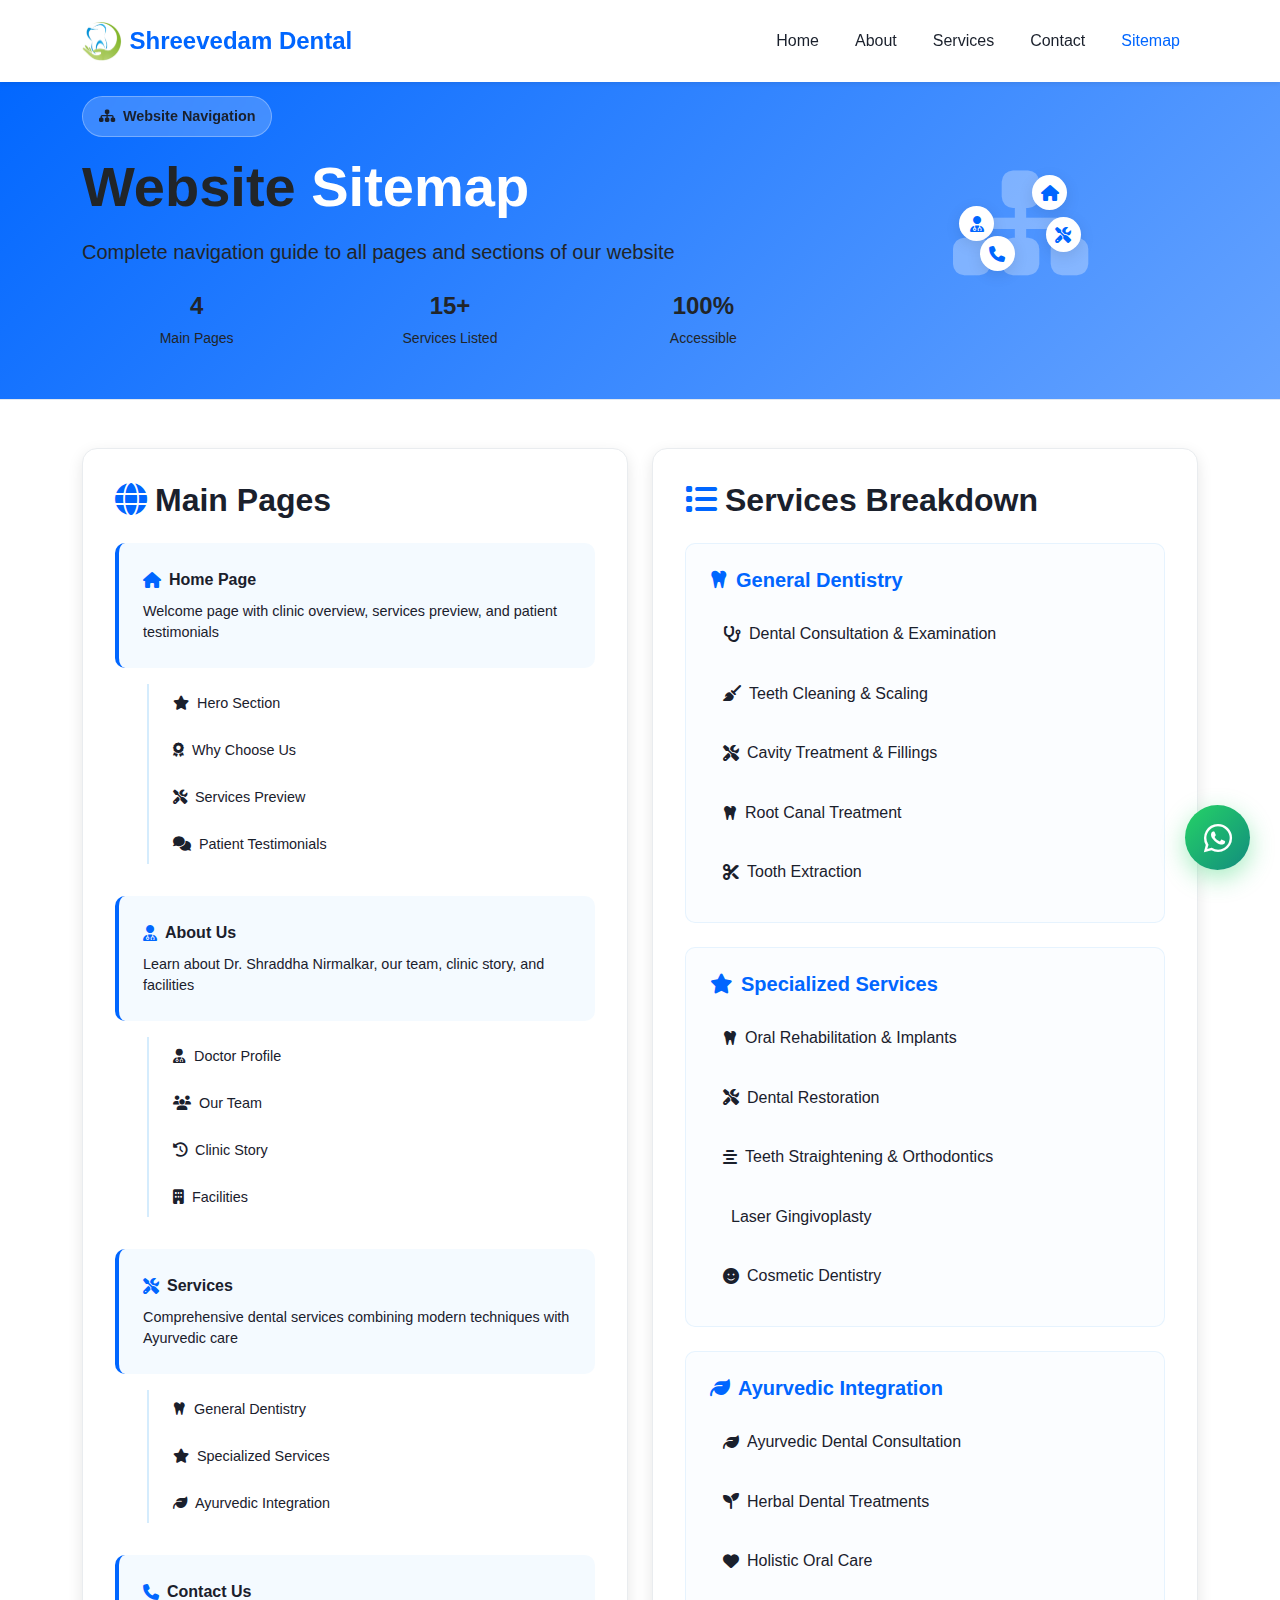
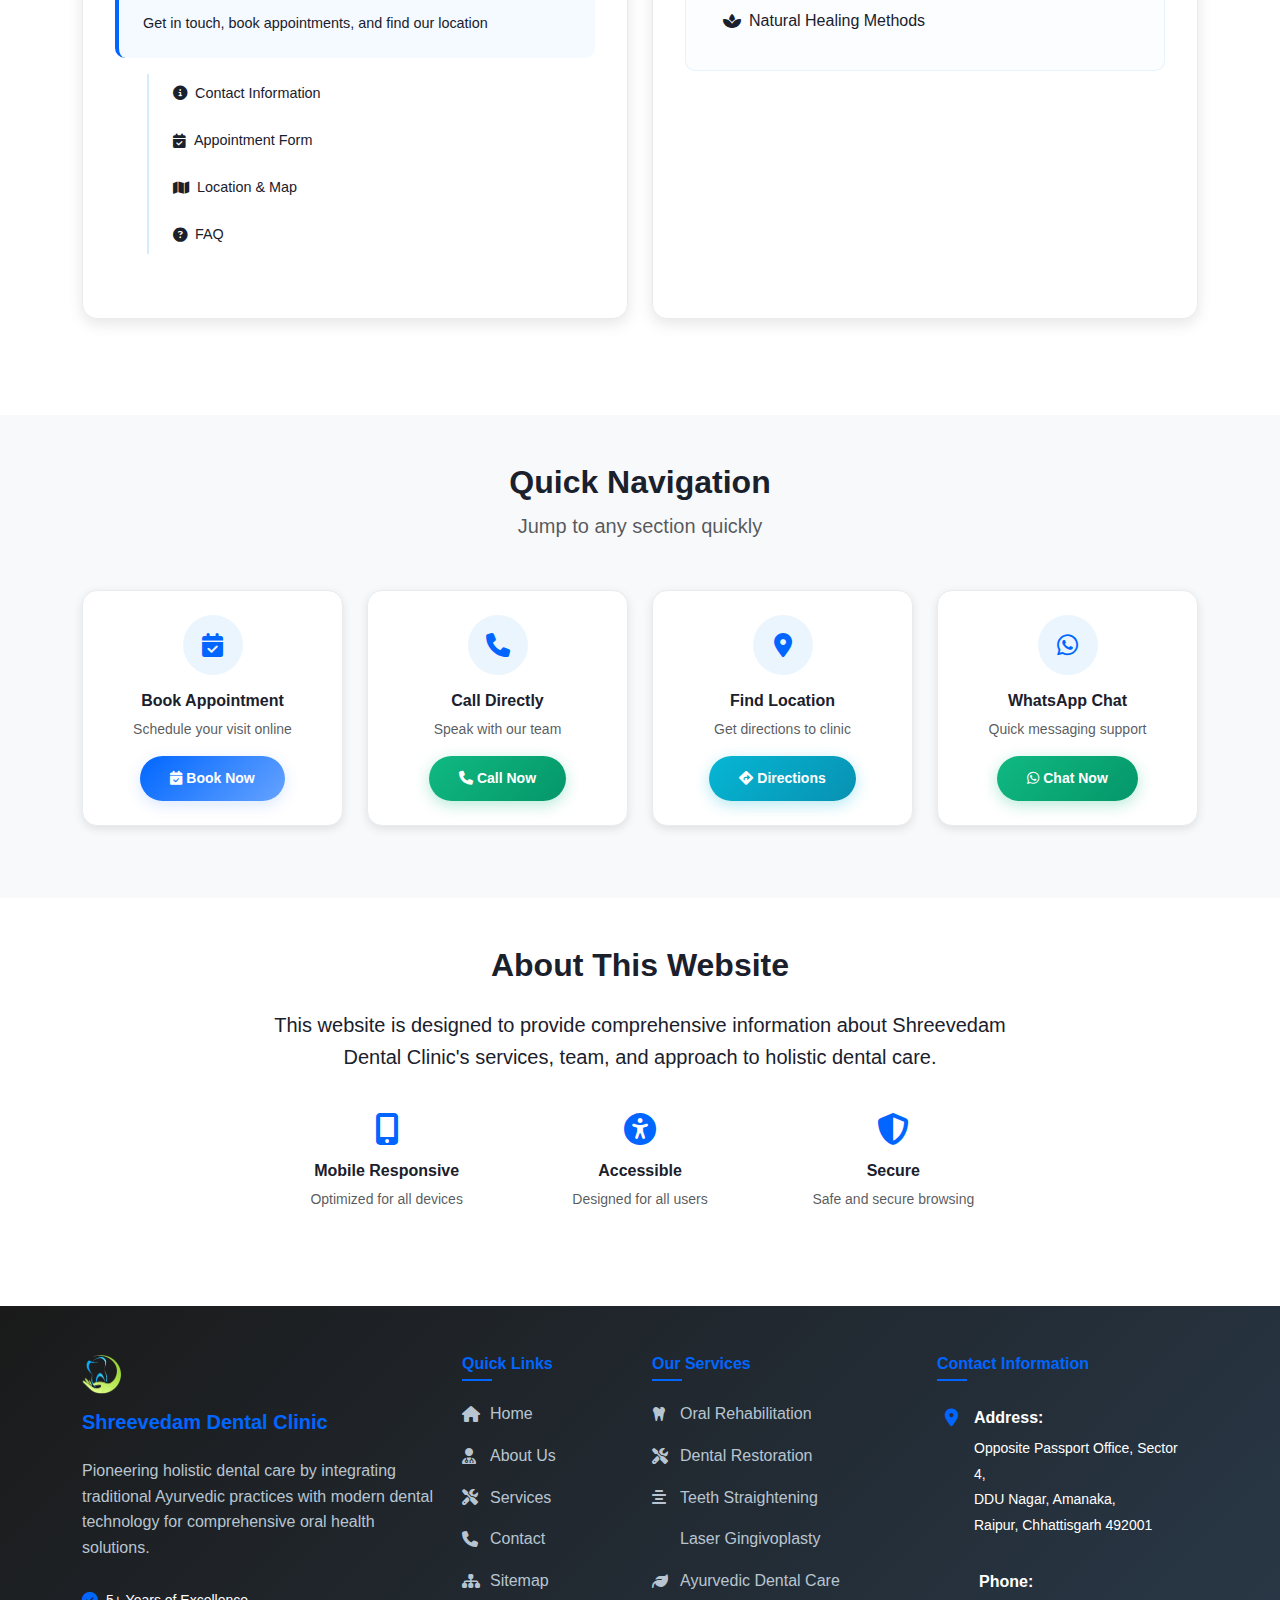
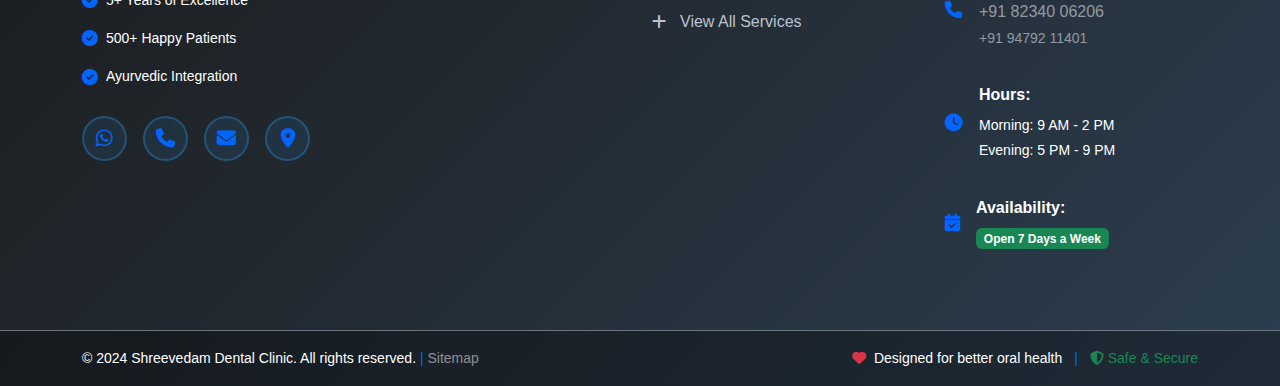
<file: sitemap.html>
<!DOCTYPE html>
<html lang="en">
<head>
    <meta charset="UTF-8">
    <meta name="viewport" content="width=device-width, initial-scale=1.0">
    <title>Sitemap - Shreevedam Dental Clinic | Complete Website Navigation</title>
    <meta name="description" content="Complete sitemap of Shreevedam Dental Clinic website. Find all pages, services, and information easily. Navigate our holistic dental care website efficiently.">
    <meta name="keywords" content="sitemap, website navigation, Shreevedam Dental Clinic, dental services, Raipur dentist, website map">
    
    <!-- Bootstrap CSS -->
    <link href="https://cdn.jsdelivr.net/npm/bootstrap@5.3.0/dist/css/bootstrap.min.css" rel="stylesheet">
    <!-- Font Awesome -->
    <link rel="stylesheet" href="https://cdnjs.cloudflare.com/ajax/libs/font-awesome/6.4.0/css/all.min.css">
    <!-- Custom CSS -->
    <link rel="stylesheet" href="css/style.css">
    
    <!-- Favicon -->
    <link rel="icon" type="image/png" href="images/shreevednamdental.png">
</head>
<body>
    <!-- Navigation -->
    <nav class="navbar navbar-expand-lg navbar-light bg-white fixed-top shadow-sm">
        <div class="container">
            <a class="navbar-brand d-flex align-items-center" href="index.html">
                <img src="images/shreevednamdental.png" alt="Shreevedam Dental Clinic Logo" height="40" class="me-2">
                <span class="fw-bold text-primary">Shreevedam Dental</span>
            </a>
            <button class="navbar-toggler" type="button" data-bs-toggle="collapse" data-bs-target="#navbarNav">
                <span class="navbar-toggler-icon"></span>
            </button>
            <div class="collapse navbar-collapse" id="navbarNav">
                <ul class="navbar-nav ms-auto">
                    <li class="nav-item">
                        <a class="nav-link" href="index.html">Home</a>
                    </li>
                    <li class="nav-item">
                        <a class="nav-link" href="about.html">About</a>
                    </li>
                    <li class="nav-item">
                        <a class="nav-link" href="services.html">Services</a>
                    </li>
                    <li class="nav-item">
                        <a class="nav-link" href="contact.html">Contact</a>
                    </li>
                    <li class="nav-item">
                        <a class="nav-link active" href="sitemap.html">Sitemap</a>
                    </li>
                </ul>
            </div>
        </div>
    </nav>

    <!-- Page Header -->
    <section class="page-header py-5 mt-5 bg-primary">
        <div class="container">
            <div class="row align-items-center">
                <div class="col-lg-8">
                    <div class="header-badge mb-3">
                        <i class="fas fa-sitemap me-2"></i>Website Navigation
                    </div>
                    <h1 class="display-4 fw-bold text-dark mb-3 header-title">
                        Website <span class="text-white">Sitemap</span>
                    </h1>
                    <p class="lead text-dark mb-4 header-subtitle">
                        Complete navigation guide to all pages and sections of our website
                    </p>
                    <div class="sitemap-stats row text-dark">
                        <div class="col-4 text-center">
                            <h4 class="fw-bold mb-1">4</h4>
                            <small>Main Pages</small>
                        </div>
                        <div class="col-4 text-center">
                            <h4 class="fw-bold mb-1">15+</h4>
                            <small>Services Listed</small>
                        </div>
                        <div class="col-4 text-center">
                            <h4 class="fw-bold mb-1">100%</h4>
                            <small>Accessible</small>
                        </div>
                    </div>
                </div>
                <div class="col-lg-4 text-center">
                    <div class="sitemap-icon-wrapper">
                        <i class="fas fa-sitemap sitemap-main-icon"></i>
                        <div class="sitemap-floating-elements">
                            <div class="sitemap-floating-icon sitemap-floating-icon-1">
                                <i class="fas fa-home"></i>
                            </div>
                            <div class="sitemap-floating-icon sitemap-floating-icon-2">
                                <i class="fas fa-user-md"></i>
                            </div>
                            <div class="sitemap-floating-icon sitemap-floating-icon-3">
                                <i class="fas fa-tools"></i>
                            </div>
                            <div class="sitemap-floating-icon sitemap-floating-icon-4">
                                <i class="fas fa-phone"></i>
                            </div>
                        </div>
                    </div>
                </div>
            </div>
        </div>
    </section>

    <!-- Main Sitemap Content -->
    <section class="py-5">
        <div class="container">
            <div class="row">
                <!-- Main Pages -->
                <div class="col-lg-6 mb-5">
                    <div class="sitemap-section">
                        <h2 class="fw-bold mb-4">
                            <i class="fas fa-globe text-primary me-2"></i>Main Pages
                        </h2>
                        <div class="sitemap-tree">
                            <!-- Home Page -->
                            <div class="sitemap-item">
                                <div class="sitemap-node">
                                    <a href="index.html" class="sitemap-link">
                                        <i class="fas fa-home text-primary me-2"></i>
                                        <strong>Home Page</strong>
                                    </a>
                                    <p class="sitemap-description">Welcome page with clinic overview, services preview, and patient testimonials</p>
                                </div>
                                <div class="sitemap-children">
                                    <div class="sitemap-child">
                                        <a href="index.html#hero" class="sitemap-sublink">
                                            <i class="fas fa-star me-2"></i>Hero Section
                                        </a>
                                    </div>
                                    <div class="sitemap-child">
                                        <a href="index.html#why-choose-us" class="sitemap-sublink">
                                            <i class="fas fa-award me-2"></i>Why Choose Us
                                        </a>
                                    </div>
                                    <div class="sitemap-child">
                                        <a href="index.html#services-preview" class="sitemap-sublink">
                                            <i class="fas fa-tools me-2"></i>Services Preview
                                        </a>
                                    </div>
                                    <div class="sitemap-child">
                                        <a href="index.html#testimonials" class="sitemap-sublink">
                                            <i class="fas fa-comments me-2"></i>Patient Testimonials
                                        </a>
                                    </div>
                                </div>
                            </div>

                            <!-- About Page -->
                            <div class="sitemap-item">
                                <div class="sitemap-node">
                                    <a href="about.html" class="sitemap-link">
                                        <i class="fas fa-user-md text-primary me-2"></i>
                                        <strong>About Us</strong>
                                    </a>
                                    <p class="sitemap-description">Learn about Dr. Shraddha Nirmalkar, our team, clinic story, and facilities</p>
                                </div>
                                <div class="sitemap-children">
                                    <div class="sitemap-child">
                                        <a href="about.html#doctor-profile" class="sitemap-sublink">
                                            <i class="fas fa-user-md me-2"></i>Doctor Profile
                                        </a>
                                    </div>
                                    <div class="sitemap-child">
                                        <a href="about.html#our-team" class="sitemap-sublink">
                                            <i class="fas fa-users me-2"></i>Our Team
                                        </a>
                                    </div>
                                    <div class="sitemap-child">
                                        <a href="about.html#clinic-story" class="sitemap-sublink">
                                            <i class="fas fa-history me-2"></i>Clinic Story
                                        </a>
                                    </div>
                                    <div class="sitemap-child">
                                        <a href="about.html#facilities" class="sitemap-sublink">
                                            <i class="fas fa-building me-2"></i>Facilities
                                        </a>
                                    </div>
                                </div>
                            </div>

                            <!-- Services Page -->
                            <div class="sitemap-item">
                                <div class="sitemap-node">
                                    <a href="services.html" class="sitemap-link">
                                        <i class="fas fa-tools text-primary me-2"></i>
                                        <strong>Services</strong>
                                    </a>
                                    <p class="sitemap-description">Comprehensive dental services combining modern techniques with Ayurvedic care</p>
                                </div>
                                <div class="sitemap-children">
                                    <div class="sitemap-child">
                                        <a href="services.html#general-dentistry" class="sitemap-sublink">
                                            <i class="fas fa-tooth me-2"></i>General Dentistry
                                        </a>
                                    </div>
                                    <div class="sitemap-child">
                                        <a href="services.html#specialized-services" class="sitemap-sublink">
                                            <i class="fas fa-star me-2"></i>Specialized Services
                                        </a>
                                    </div>
                                    <div class="sitemap-child">
                                        <a href="services.html#ayurvedic-integration" class="sitemap-sublink">
                                            <i class="fas fa-leaf me-2"></i>Ayurvedic Integration
                                        </a>
                                    </div>
                                </div>
                            </div>

                            <!-- Contact Page -->
                            <div class="sitemap-item">
                                <div class="sitemap-node">
                                    <a href="contact.html" class="sitemap-link">
                                        <i class="fas fa-phone text-primary me-2"></i>
                                        <strong>Contact Us</strong>
                                    </a>
                                    <p class="sitemap-description">Get in touch, book appointments, and find our location</p>
                                </div>
                                <div class="sitemap-children">
                                    <div class="sitemap-child">
                                        <a href="contact.html#contact-info" class="sitemap-sublink">
                                            <i class="fas fa-info-circle me-2"></i>Contact Information
                                        </a>
                                    </div>
                                    <div class="sitemap-child">
                                        <a href="contact.html#appointment-form" class="sitemap-sublink">
                                            <i class="fas fa-calendar-check me-2"></i>Appointment Form
                                        </a>
                                    </div>
                                    <div class="sitemap-child">
                                        <a href="contact.html#location-map" class="sitemap-sublink">
                                            <i class="fas fa-map me-2"></i>Location & Map
                                        </a>
                                    </div>
                                    <div class="sitemap-child">
                                        <a href="contact.html#faq" class="sitemap-sublink">
                                            <i class="fas fa-question-circle me-2"></i>FAQ
                                        </a>
                                    </div>
                                </div>
                            </div>
                        </div>
                    </div>
                </div>

                <!-- Services Breakdown -->
                <div class="col-lg-6 mb-5">
                    <div class="sitemap-section">
                        <h2 class="fw-bold mb-4">
                            <i class="fas fa-list text-primary me-2"></i>Services Breakdown
                        </h2>
                        
                        <!-- General Dentistry -->
                        <div class="service-category mb-4">
                            <h5 class="fw-bold text-primary mb-3">
                                <i class="fas fa-tooth me-2"></i>General Dentistry
                            </h5>
                            <div class="service-list">
                                <a href="services.html#dental-consultation" class="service-item">
                                    <i class="fas fa-stethoscope me-2"></i>Dental Consultation & Examination
                                </a>
                                <a href="services.html#teeth-cleaning" class="service-item">
                                    <i class="fas fa-broom me-2"></i>Teeth Cleaning & Scaling
                                </a>
                                <a href="services.html#cavity-treatment" class="service-item">
                                    <i class="fas fa-tools me-2"></i>Cavity Treatment & Fillings
                                </a>
                                <a href="services.html#root-canal" class="service-item">
                                    <i class="fas fa-tooth me-2"></i>Root Canal Treatment
                                </a>
                                <a href="services.html#tooth-extraction" class="service-item">
                                    <i class="fas fa-cut me-2"></i>Tooth Extraction
                                </a>
                            </div>
                        </div>

                        <!-- Specialized Services -->
                        <div class="service-category mb-4">
                            <h5 class="fw-bold text-primary mb-3">
                                <i class="fas fa-star me-2"></i>Specialized Services
                            </h5>
                            <div class="service-list">
                                <a href="services.html#oral-rehabilitation" class="service-item">
                                    <i class="fas fa-tooth me-2"></i>Oral Rehabilitation & Implants
                                </a>
                                <a href="services.html#dental-restoration" class="service-item">
                                    <i class="fas fa-tools me-2"></i>Dental Restoration
                                </a>
                                <a href="services.html#teeth-straightening" class="service-item">
                                    <i class="fas fa-align-center me-2"></i>Teeth Straightening & Orthodontics
                                </a>
                                <a href="services.html#laser-gingivoplasty" class="service-item">
                                    <i class="fas fa-laser-pointer me-2"></i>Laser Gingivoplasty
                                </a>
                                <a href="services.html#cosmetic-dentistry" class="service-item">
                                    <i class="fas fa-smile me-2"></i>Cosmetic Dentistry
                                </a>
                            </div>
                        </div>

                        <!-- Ayurvedic Integration -->
                        <div class="service-category mb-4">
                            <h5 class="fw-bold text-primary mb-3">
                                <i class="fas fa-leaf me-2"></i>Ayurvedic Integration
                            </h5>
                            <div class="service-list">
                                <a href="services.html#ayurvedic-consultation" class="service-item">
                                    <i class="fas fa-leaf me-2"></i>Ayurvedic Dental Consultation
                                </a>
                                <a href="services.html#herbal-treatments" class="service-item">
                                    <i class="fas fa-seedling me-2"></i>Herbal Dental Treatments
                                </a>
                                <a href="services.html#holistic-care" class="service-item">
                                    <i class="fas fa-heart me-2"></i>Holistic Oral Care
                                </a>
                                <a href="services.html#natural-healing" class="service-item">
                                    <i class="fas fa-spa me-2"></i>Natural Healing Methods
                                </a>
                            </div>
                        </div>
                    </div>
                </div>
            </div>
        </div>
    </section>

    <!-- Quick Navigation -->
    <section class="py-5 bg-light">
        <div class="container">
            <div class="text-center mb-5">
                <h2 class="fw-bold">Quick Navigation</h2>
                <p class="lead text-muted">Jump to any section quickly</p>
            </div>
            <div class="row">
                <div class="col-lg-3 col-md-6 mb-4">
                    <div class="quick-nav-card text-center">
                        <div class="quick-nav-icon mb-3">
                            <i class="fas fa-calendar-check"></i>
                        </div>
                        <h6 class="fw-bold mb-2">Book Appointment</h6>
                        <p class="text-muted small mb-3">Schedule your visit online</p>
                        <a href="contact.html#appointment-form" class="btn btn-primary btn-sm">
                            <i class="fas fa-calendar-check me-1"></i>Book Now
                        </a>
                    </div>
                </div>
                <div class="col-lg-3 col-md-6 mb-4">
                    <div class="quick-nav-card text-center">
                        <div class="quick-nav-icon mb-3">
                            <i class="fas fa-phone"></i>
                        </div>
                        <h6 class="fw-bold mb-2">Call Directly</h6>
                        <p class="text-muted small mb-3">Speak with our team</p>
                        <a href="tel:+918234006206" class="btn btn-success btn-sm">
                            <i class="fas fa-phone me-1"></i>Call Now
                        </a>
                    </div>
                </div>
                <div class="col-lg-3 col-md-6 mb-4">
                    <div class="quick-nav-card text-center">
                        <div class="quick-nav-icon mb-3">
                            <i class="fas fa-map-marker-alt"></i>
                        </div>
                        <h6 class="fw-bold mb-2">Find Location</h6>
                        <p class="text-muted small mb-3">Get directions to clinic</p>
                        <a href="https://maps.google.com/?q=Shreevedam+dental+and+ayurved+clinic" target="_blank" class="btn btn-info btn-sm">
                            <i class="fas fa-directions me-1"></i>Directions
                        </a>
                    </div>
                </div>
                <div class="col-lg-3 col-md-6 mb-4">
                    <div class="quick-nav-card text-center">
                        <div class="quick-nav-icon mb-3">
                            <i class="fab fa-whatsapp"></i>
                        </div>
                        <h6 class="fw-bold mb-2">WhatsApp Chat</h6>
                        <p class="text-muted small mb-3">Quick messaging support</p>
                        <a href="https://wa.me/918234006206" target="_blank" class="btn btn-success btn-sm">
                            <i class="fab fa-whatsapp me-1"></i>Chat Now
                        </a>
                    </div>
                </div>
            </div>
        </div>
    </section>

    <!-- Website Information -->
    <section class="py-5">
        <div class="container">
            <div class="row">
                <div class="col-lg-8 mx-auto text-center">
                    <h2 class="fw-bold mb-4">About This Website</h2>
                    <p class="lead mb-4">
                        This website is designed to provide comprehensive information about Shreevedam Dental Clinic's services, 
                        team, and approach to holistic dental care.
                    </p>
                    <div class="row">
                        <div class="col-md-4 mb-3">
                            <div class="website-feature">
                                <i class="fas fa-mobile-alt text-primary fs-2 mb-3"></i>
                                <h6 class="fw-bold">Mobile Responsive</h6>
                                <p class="text-muted small">Optimized for all devices</p>
                            </div>
                        </div>
                        <div class="col-md-4 mb-3">
                            <div class="website-feature">
                                <i class="fas fa-universal-access text-primary fs-2 mb-3"></i>
                                <h6 class="fw-bold">Accessible</h6>
                                <p class="text-muted small">Designed for all users</p>
                            </div>
                        </div>
                        <div class="col-md-4 mb-3">
                            <div class="website-feature">
                                <i class="fas fa-shield-alt text-primary fs-2 mb-3"></i>
                                <h6 class="fw-bold">Secure</h6>
                                <p class="text-muted small">Safe and secure browsing</p>
                            </div>
                        </div>
                    </div>
                </div>
            </div>
        </div>
    </section>

    <!-- Footer -->
    <footer class="footer-section bg-dark text-white">
        <!-- Main Footer -->
        <div class="footer-main py-5">
            <div class="container">
                <div class="row">
                    <!-- Clinic Info -->
                    <div class="col-lg-4 col-md-6 mb-4">
                        <div class="footer-brand mb-4">
                            <img src="images/shreevednamdental.png" alt="Shreevedam Dental Clinic Logo" class="footer-logo mb-3">
                            <h5 class="fw-bold text-primary">Shreevedam Dental Clinic</h5>
                        </div>
                        <p class="footer-description mb-4">
                            Pioneering holistic dental care by integrating traditional Ayurvedic practices with modern dental technology for comprehensive oral health solutions.
                        </p>
                        <div class="footer-highlights mb-4">
                            <div class="highlight-item d-flex align-items-center mb-2">
                                <i class="fas fa-check-circle text-primary me-2"></i>
                                <span class="small">5+ Years of Excellence</span>
                            </div>
                            <div class="highlight-item d-flex align-items-center mb-2">
                                <i class="fas fa-check-circle text-primary me-2"></i>
                                <span class="small">500+ Happy Patients</span>
                            </div>
                            <div class="highlight-item d-flex align-items-center mb-2">
                                <i class="fas fa-check-circle text-primary me-2"></i>
                                <span class="small">Ayurvedic Integration</span>
                            </div>
                        </div>
                        <div class="social-links">
                            <a href="https://wa.me/918234006206" class="social-link" target="_blank" title="WhatsApp">
                                <i class="fab fa-whatsapp"></i>
                            </a>
                            <a href="tel:+918234006206" class="social-link" title="Call Us">
                                <i class="fas fa-phone"></i>
                            </a>
                            <a href="mailto:info@shreevedamdentalclinic.com" class="social-link" title="Email Us">
                                <i class="fas fa-envelope"></i>
                            </a>
                            <a href="https://maps.google.com/?q=Shreevedam+dental+and+ayurved+clinic" class="social-link" target="_blank" title="Find Us">
                                <i class="fas fa-map-marker-alt"></i>
                            </a>
                        </div>
                    </div>
                    
                    <!-- Quick Links -->
                    <div class="col-lg-2 col-md-6 mb-4">
                        <h6 class="footer-title fw-bold mb-3">Quick Links</h6>
                        <ul class="footer-links list-unstyled">
                            <li><a href="index.html"><i class="fas fa-home me-2"></i>Home</a></li>
                            <li><a href="about.html"><i class="fas fa-user-md me-2"></i>About Us</a></li>
                            <li><a href="services.html"><i class="fas fa-tools me-2"></i>Services</a></li>
                            <li><a href="contact.html"><i class="fas fa-phone me-2"></i>Contact</a></li>
                            <li><a href="sitemap.html"><i class="fas fa-sitemap me-2"></i>Sitemap</a></li>
                        </ul>
                    </div>
                    
                    <!-- Services -->
                    <div class="col-lg-3 col-md-6 mb-4">
                        <h6 class="footer-title fw-bold mb-3">Our Services</h6>
                        <ul class="footer-links list-unstyled">
                            <li><a href="services.html#oral-rehabilitation"><i class="fas fa-tooth me-2"></i>Oral Rehabilitation</a></li>
                            <li><a href="services.html#dental-restoration"><i class="fas fa-tools me-2"></i>Dental Restoration</a></li>
                            <li><a href="services.html#teeth-straightening"><i class="fas fa-align-center me-2"></i>Teeth Straightening</a></li>
                            <li><a href="services.html#laser-gingivoplasty"><i class="fas fa-laser-pointer me-2"></i>Laser Gingivoplasty</a></li>
                            <li><a href="services.html#ayurvedic-care"><i class="fas fa-leaf me-2"></i>Ayurvedic Dental Care</a></li>
                            <li><a href="services.html"><i class="fas fa-plus me-2"></i>View All Services</a></li>
                        </ul>
                    </div>
                    
                    <!-- Contact Info -->
                    <div class="col-lg-3 col-md-6 mb-4">
                        <h6 class="footer-title fw-bold mb-3">Contact Information</h6>
                        <div class="contact-info">
                            <div class="contact-item d-flex align-items-start mb-3">
                                <i class="fas fa-map-marker-alt text-primary me-3 mt-1"></i>
                                <div>
                                    <strong class="d-block mb-1">Address:</strong>
                                    <span class="small">Opposite Passport Office, Sector 4,<br>DDU Nagar, Amanaka,<br>Raipur, Chhattisgarh 492001</span>
                                </div>
                            </div>
                            <div class="contact-item d-flex align-items-center mb-3">
                                <i class="fas fa-phone text-primary me-3"></i>
                                <div>
                                    <strong class="d-block mb-1">Phone:</strong>
                                    <a href="tel:+918234006206" class="text-white-50 text-decoration-none">+91 82340 06206</a><br>
                                    <a href="tel:+919479211401" class="text-white-50 text-decoration-none small">+91 94792 11401</a>
                                </div>
                            </div>
                            <div class="contact-item d-flex align-items-center mb-3">
                                <i class="fas fa-clock text-primary me-3"></i>
                                <div>
                                    <strong class="d-block mb-1">Hours:</strong>
                                    <span class="small">Morning: 9 AM - 2 PM<br>Evening: 5 PM - 9 PM</span>
                                </div>
                            </div>
                            <div class="contact-item d-flex align-items-center">
                                <i class="fas fa-calendar-check text-primary me-3"></i>
                                <div>
                                    <strong class="d-block mb-1">Availability:</strong>
                                    <span class="badge bg-success small">Open 7 Days a Week</span>
                                </div>
                            </div>
                        </div>
                    </div>
                </div>
            </div>
        </div>
        
        <!-- Footer Bottom -->
        <div class="footer-bottom py-3 border-top border-secondary">
            <div class="container">
                <div class="row align-items-center">
                    <div class="col-md-6 mb-2 mb-md-0">
                        <p class="mb-0 small">
                            &copy; 2024 Shreevedam Dental Clinic. All rights reserved.
                            <span class="text-primary">|</span>
                            <a href="sitemap.html" class="text-white-50 text-decoration-none">Sitemap</a>
                        </p>
                    </div>
                    <div class="col-md-6 text-md-end">
                        <p class="mb-0 small">
                            <i class="fas fa-heart text-danger me-1"></i>
                            Designed for better oral health
                            <span class="text-primary mx-2">|</span>
                            <span class="text-success">
                                <i class="fas fa-shield-alt me-1"></i>Safe & Secure
                            </span>
                        </p>
                    </div>
                </div>
            </div>
        </div>
    </footer>

    <!-- WhatsApp Float Button -->
    <a href="https://wa.me/918234006206" class="whatsapp-float" target="_blank">
        <i class="fab fa-whatsapp"></i>
    </a>

    <!-- Bootstrap JS -->
    <script src="https://cdn.jsdelivr.net/npm/bootstrap@5.3.0/dist/js/bootstrap.bundle.min.js"></script>
    <!-- Custom JS -->
    <script src="js/script.js"></script>
</body>
</html>
</file>
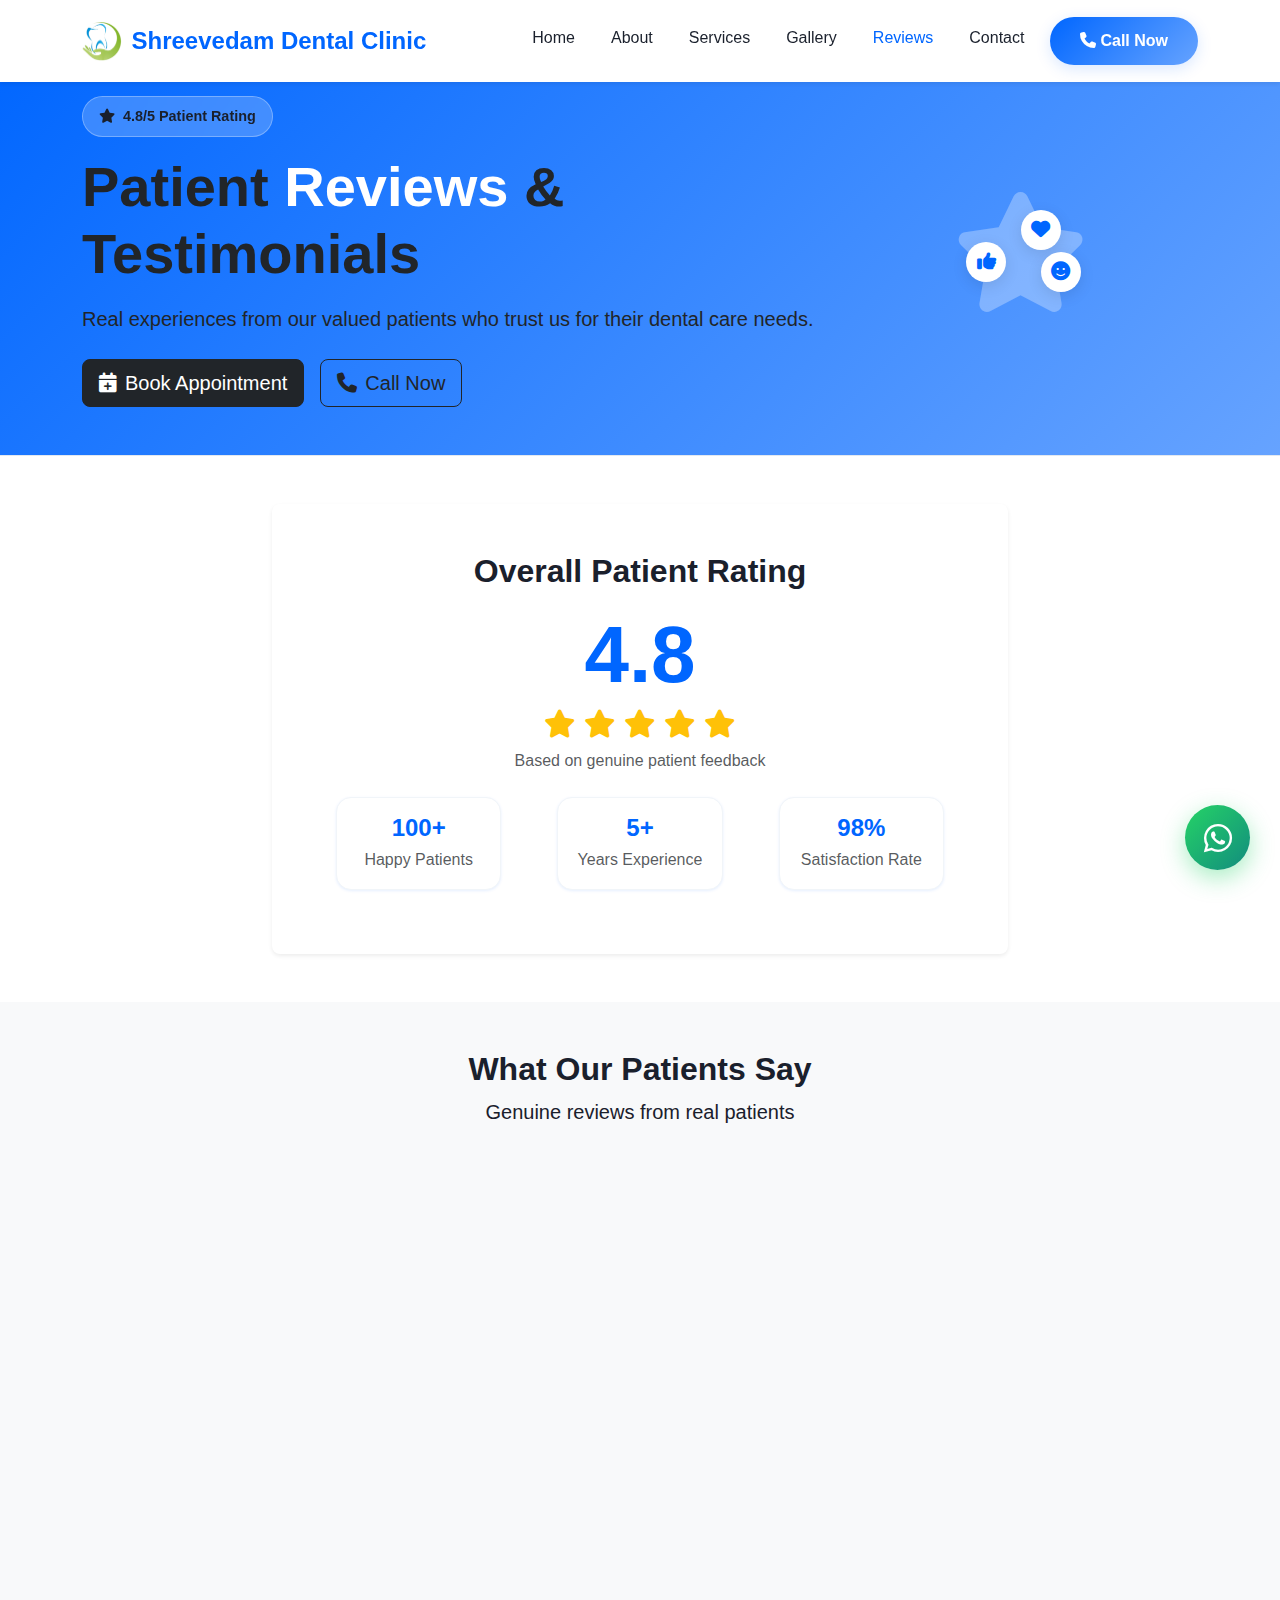
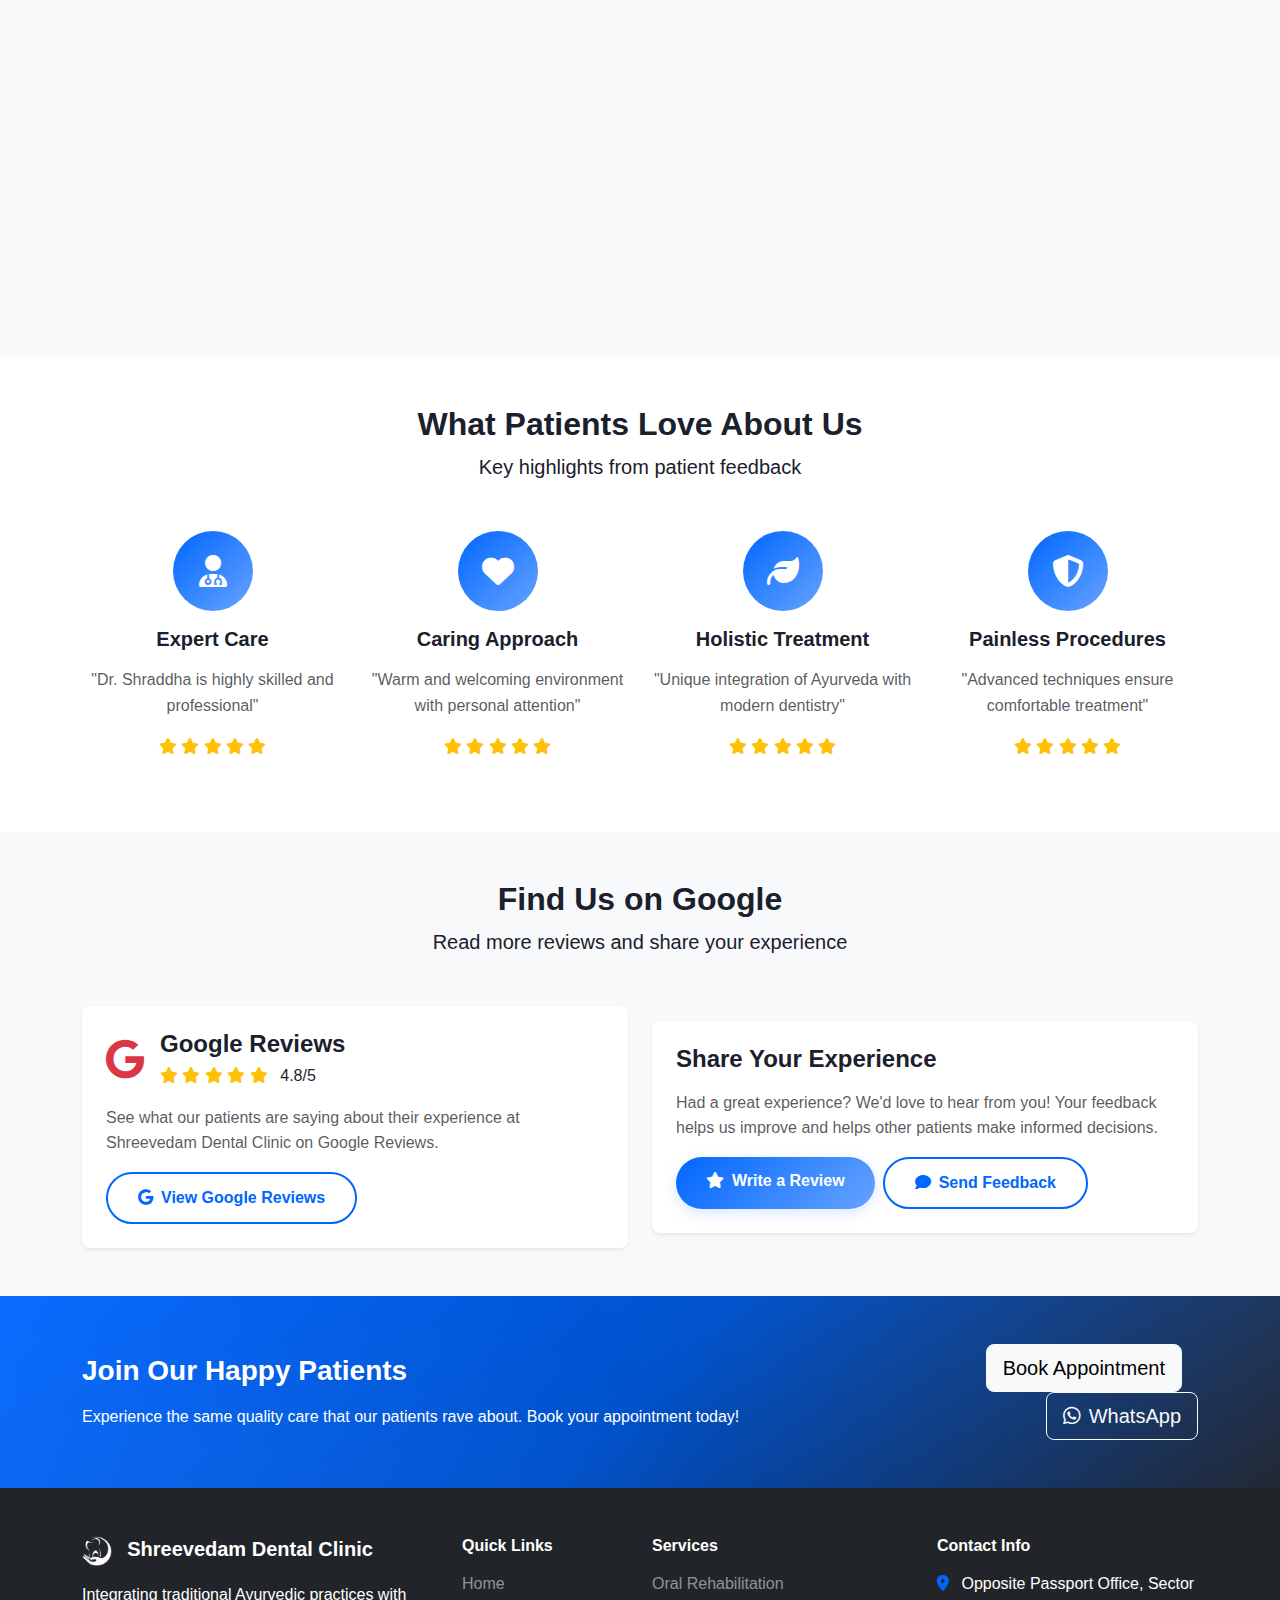
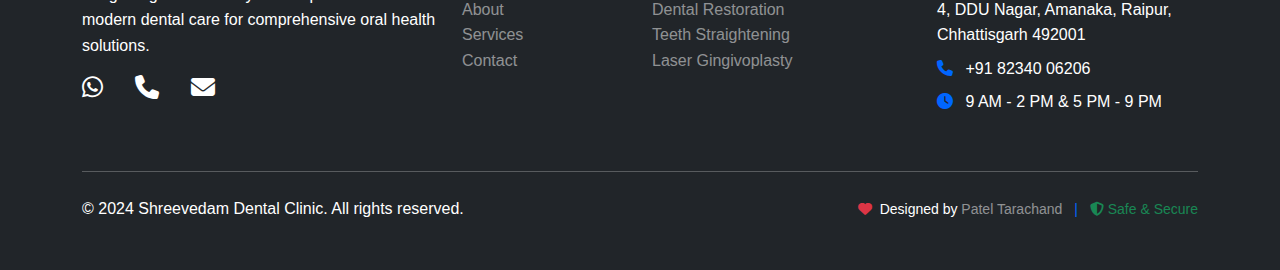
<file: testimonials.html>
<!DOCTYPE html>
<html lang="en">
<head>
    <meta charset="UTF-8">
    <meta name="viewport" content="width=device-width, initial-scale=1.0">
    <title>Patient Reviews - Shreevedam Dental Clinic | Testimonials</title>
    <meta name="description" content="Read genuine patient reviews and testimonials for Shreevedam Dental Clinic. 4.8/5 rating from satisfied patients in Raipur.">
    <meta name="keywords" content="dental clinic reviews raipur, patient testimonials, shreevedam dental clinic reviews, dental care feedback">

    <!-- Bootstrap CSS -->
    <link href="https://cdn.jsdelivr.net/npm/bootstrap@5.3.0/dist/css/bootstrap.min.css" rel="stylesheet">
    <!-- Font Awesome -->
    <link rel="stylesheet" href="https://cdnjs.cloudflare.com/ajax/libs/font-awesome/6.4.0/css/all.min.css">
    <!-- Custom CSS -->
    <link rel="stylesheet" href="css/style.css">
</head>
<body>
    <!-- Navigation -->
    <nav class="navbar navbar-expand-lg navbar-light bg-white fixed-top shadow-sm">
        <div class="container">
            <a class="navbar-brand fw-bold text-primary" href="index.html">
                <img src="images/shreevednamdental.png" alt="Shreevedam Dental Clinic Logo">
                Shreevedam Dental Clinic
            </a>
            <button class="navbar-toggler" type="button" data-bs-toggle="collapse" data-bs-target="#navbarNav">
                <span class="navbar-toggler-icon"></span>
            </button>
            <div class="collapse navbar-collapse" id="navbarNav">
                <ul class="navbar-nav ms-auto">
                    <li class="nav-item">
                        <a class="nav-link" href="index.html">Home</a>
                    </li>
                    <li class="nav-item">
                        <a class="nav-link" href="about.html">About</a>
                    </li>
                    <li class="nav-item">
                        <a class="nav-link" href="services.html">Services</a>
                    </li>
                    <li class="nav-item">
                        <a class="nav-link" href="gallery.html">Gallery</a>
                    </li>
                    <li class="nav-item">
                        <a class="nav-link active" href="testimonials.html">Reviews</a>
                    </li>
                    <li class="nav-item">
                        <a class="nav-link" href="contact.html">Contact</a>
                    </li>
                    <li class="nav-item">
                        <a class="btn btn-primary ms-2" href="tel:+918234006206">
                            <i class="fas fa-phone me-1"></i>Call Now
                        </a>
                    </li>
                </ul>
            </div>
        </div>
    </nav>

    <!-- Page Header -->
    <section class="page-header py-5 mt-5 bg-primary">
        <div class="container">
            <div class="row align-items-center">
                <div class="col-lg-8">
                    <div class="header-badge mb-3">
                        <i class="fas fa-star me-2"></i>4.8/5 Patient Rating
                    </div>
                    <h1 class="display-4 fw-bold text-dark mb-3 header-title">
                        Patient <span class="text-white">Reviews</span> & Testimonials
                    </h1>
                    <p class="lead text-dark mb-4 header-subtitle">
                        Real experiences from our valued patients who trust us for their dental care needs.
                    </p>
                    <div class="contact-quick-actions d-flex gap-3">
                        <a href="contact.html" class="btn btn-dark btn-lg">
                            <i class="fas fa-calendar-plus me-2"></i>Book Appointment
                        </a>
                        <a href="tel:+918234006206" class="btn btn-outline-dark btn-lg">
                            <i class="fas fa-phone me-2"></i>Call Now
                        </a>
                    </div>
                </div>
                <div class="col-lg-4 text-center">
                    <div class="contact-icon-wrapper">
                        <i class="fas fa-star contact-main-icon"></i>
                        <div class="contact-floating-elements">
                            <div class="contact-floating-icon contact-floating-icon-1">
                                <i class="fas fa-heart"></i>
                            </div>
                            <div class="contact-floating-icon contact-floating-icon-2">
                                <i class="fas fa-thumbs-up"></i>
                            </div>
                            <div class="contact-floating-icon contact-floating-icon-3">
                                <i class="fas fa-smile"></i>
                            </div>
                        </div>
                    </div>
                </div>
            </div>
        </div>
    </section>

    <!-- Rating Overview -->
    <section class="py-5">
        <div class="container">
            <div class="row">
                <div class="col-lg-8 mx-auto text-center">
                    <div class="rating-overview bg-white p-5 rounded-3 shadow-sm">
                        <h2 class="fw-bold mb-3">Overall Patient Rating</h2>
                        <div class="rating-display mb-4">
                            <span class="display-1 fw-bold text-primary">4.8</span>
                            <div class="stars fs-3 text-warning">
                                <i class="fas fa-star"></i>
                                <i class="fas fa-star"></i>
                                <i class="fas fa-star"></i>
                                <i class="fas fa-star"></i>
                                <i class="fas fa-star"></i>
                            </div>
                            <p class="text-muted mb-0">Based on genuine patient feedback</p>
                        </div>
                        <div class="row">
                            <div class="col-md-4 mb-3">
                                <div class="stat-item">
                                    <h4 class="fw-bold text-primary mb-1">100+</h4>
                                    <p class="text-muted mb-0">Happy Patients</p>
                                </div>
                            </div>
                            <div class="col-md-4 mb-3">
                                <div class="stat-item">
                                    <h4 class="fw-bold text-primary mb-1">5+</h4>
                                    <p class="text-muted mb-0">Years Experience</p>
                                </div>
                            </div>
                            <div class="col-md-4 mb-3">
                                <div class="stat-item">
                                    <h4 class="fw-bold text-primary mb-1">98%</h4>
                                    <p class="text-muted mb-0">Satisfaction Rate</p>
                                </div>
                            </div>
                        </div>
                    </div>
                </div>
            </div>
        </div>
    </section>

    <!-- Patient Testimonials -->
    <section class="py-5 bg-light">
        <div class="container">
            <div class="text-center mb-5">
                <h2 class="fw-bold">What Our Patients Say</h2>
                <p class="lead">Genuine reviews from real patients</p>
            </div>
            <div class="row">
                <div class="col-lg-4 mb-4">
                    <div class="testimonial-card">
                        <div class="stars mb-3">
                            <i class="fas fa-star text-warning"></i>
                            <i class="fas fa-star text-warning"></i>
                            <i class="fas fa-star text-warning"></i>
                            <i class="fas fa-star text-warning"></i>
                            <i class="fas fa-star text-warning"></i>
                        </div>
                        <p class="mb-3 fst-italic">"Best place for dental and anorectal care.... Dr. Shraddha is very professional and caring. The clinic is clean and well-maintained. Highly recommended for anyone looking for quality dental treatment."</p>
                        <div class="d-flex align-items-center">
                            <div class="avatar me-3">
                                <i class="fas fa-user-circle fs-2 text-primary"></i>
                            </div>
                            <div>
                                <h6 class="mb-0 fw-bold">Akansha Pandey</h6>
                                <small class="text-muted">4 months ago</small>
                                <div class="text-warning small">
                                    <i class="fas fa-star"></i>
                                    <i class="fas fa-star"></i>
                                    <i class="fas fa-star"></i>
                                    <i class="fas fa-star"></i>
                                    <i class="fas fa-star"></i>
                                </div>
                            </div>
                        </div>
                    </div>
                </div>
                <div class="col-lg-4 mb-4">
                    <div class="testimonial-card">
                        <div class="stars mb-3">
                            <i class="fas fa-star text-warning"></i>
                            <i class="fas fa-star text-warning"></i>
                            <i class="fas fa-star text-warning"></i>
                            <i class="fas fa-star text-warning"></i>
                            <i class="fas fa-star text-warning"></i>
                        </div>
                        <p class="mb-3 fst-italic">"Marvellous! Excellent treatment & good behaviour doctor 👍 The combination of modern dental techniques with Ayurvedic approach is unique. Very satisfied with the root canal treatment I received."</p>
                        <div class="d-flex align-items-center">
                            <div class="avatar me-3">
                                <i class="fas fa-user-circle fs-2 text-primary"></i>
                            </div>
                            <div>
                                <h6 class="mb-0 fw-bold">Harishankar Paikara</h6>
                                <small class="text-muted">10 months ago</small>
                                <div class="text-warning small">
                                    <i class="fas fa-star"></i>
                                    <i class="fas fa-star"></i>
                                    <i class="fas fa-star"></i>
                                    <i class="fas fa-star"></i>
                                    <i class="fas fa-star"></i>
                                </div>
                            </div>
                        </div>
                    </div>
                </div>
                <div class="col-lg-4 mb-4">
                    <div class="testimonial-card">
                        <div class="stars mb-3">
                            <i class="fas fa-star text-warning"></i>
                            <i class="fas fa-star text-warning"></i>
                            <i class="fas fa-star text-warning"></i>
                            <i class="fas fa-star text-warning"></i>
                            <i class="fas fa-star text-warning"></i>
                        </div>
                        <p class="mb-3 fst-italic">"Best Ayurvedic & Dental care center in Raipur. The holistic approach to dental care is amazing. Dr. Shraddha explained everything clearly and the treatment was painless."</p>
                        <div class="d-flex align-items-center">
                            <div class="avatar me-3">
                                <i class="fas fa-user-circle fs-2 text-primary"></i>
                            </div>
                            <div>
                                <h6 class="mb-0 fw-bold">Payal Yadav</h6>
                                <small class="text-muted">4 years ago</small>
                                <div class="text-warning small">
                                    <i class="fas fa-star"></i>
                                    <i class="fas fa-star"></i>
                                    <i class="fas fa-star"></i>
                                    <i class="fas fa-star"></i>
                                    <i class="fas fa-star"></i>
                                </div>
                            </div>
                        </div>
                    </div>
                </div>
                <div class="col-lg-4 mb-4">
                    <div class="testimonial-card">
                        <div class="stars mb-3">
                            <i class="fas fa-star text-warning"></i>
                            <i class="fas fa-star text-warning"></i>
                            <i class="fas fa-star text-warning"></i>
                            <i class="fas fa-star text-warning"></i>
                            <i class="fas fa-star text-warning"></i>
                        </div>
                        <p class="mb-3 fst-italic">"Excellent dental care with a personal touch. The clinic environment is very comfortable and Dr. Shraddha is extremely knowledgeable. My dental implant procedure was successful and healing was quick."</p>
                        <div class="d-flex align-items-center">
                            <div class="avatar me-3">
                                <i class="fas fa-user-circle fs-2 text-primary"></i>
                            </div>
                            <div>
                                <h6 class="mb-0 fw-bold">Rajesh Kumar</h6>
                                <small class="text-muted">6 months ago</small>
                                <div class="text-warning small">
                                    <i class="fas fa-star"></i>
                                    <i class="fas fa-star"></i>
                                    <i class="fas fa-star"></i>
                                    <i class="fas fa-star"></i>
                                    <i class="fas fa-star"></i>
                                </div>
                            </div>
                        </div>
                    </div>
                </div>
                <div class="col-lg-4 mb-4">
                    <div class="testimonial-card">
                        <div class="stars mb-3">
                            <i class="fas fa-star text-warning"></i>
                            <i class="fas fa-star text-warning"></i>
                            <i class="fas fa-star text-warning"></i>
                            <i class="fas fa-star text-warning"></i>
                            <i class="fas fa-star text-warning"></i>
                        </div>
                        <p class="mb-3 fst-italic">"Amazing experience with teeth straightening treatment. The clear aligners worked perfectly and the results are fantastic. Dr. Shraddha monitored the progress regularly and was always available for queries."</p>
                        <div class="d-flex align-items-center">
                            <div class="avatar me-3">
                                <i class="fas fa-user-circle fs-2 text-primary"></i>
                            </div>
                            <div>
                                <h6 class="mb-0 fw-bold">Priya Sharma</h6>
                                <small class="text-muted">8 months ago</small>
                                <div class="text-warning small">
                                    <i class="fas fa-star"></i>
                                    <i class="fas fa-star"></i>
                                    <i class="fas fa-star"></i>
                                    <i class="fas fa-star"></i>
                                    <i class="fas fa-star"></i>
                                </div>
                            </div>
                        </div>
                    </div>
                </div>
                <div class="col-lg-4 mb-4">
                    <div class="testimonial-card">
                        <div class="stars mb-3">
                            <i class="fas fa-star text-warning"></i>
                            <i class="fas fa-star text-warning"></i>
                            <i class="fas fa-star text-warning"></i>
                            <i class="fas fa-star text-warning"></i>
                            <i class="fas fa-star text-warning"></i>
                        </div>
                        <p class="mb-3 fst-italic">"Professional and caring dental service. The laser gingivoplasty procedure was completely painless and the results are excellent. The integration of Ayurvedic principles makes the treatment more effective."</p>
                        <div class="d-flex align-items-center">
                            <div class="avatar me-3">
                                <i class="fas fa-user-circle fs-2 text-primary"></i>
                            </div>
                            <div>
                                <h6 class="mb-0 fw-bold">Amit Verma</h6>
                                <small class="text-muted">1 year ago</small>
                                <div class="text-warning small">
                                    <i class="fas fa-star"></i>
                                    <i class="fas fa-star"></i>
                                    <i class="fas fa-star"></i>
                                    <i class="fas fa-star"></i>
                                    <i class="fas fa-star"></i>
                                </div>
                            </div>
                        </div>
                    </div>
                </div>
            </div>
        </div>
    </section>

    <!-- Review Categories -->
    <section class="py-5">
        <div class="container">
            <div class="text-center mb-5">
                <h2 class="fw-bold">What Patients Love About Us</h2>
                <p class="lead">Key highlights from patient feedback</p>
            </div>
            <div class="row">
                <div class="col-lg-3 col-md-6 mb-4">
                    <div class="text-center">
                        <div class="bg-primary rounded-circle d-inline-flex align-items-center justify-content-center mb-3" style="width: 80px; height: 80px;">
                            <i class="fas fa-user-md text-white fs-2"></i>
                        </div>
                        <h5 class="fw-bold mb-3">Expert Care</h5>
                        <p class="text-muted">"Dr. Shraddha is highly skilled and professional"</p>
                        <div class="text-warning">
                            <i class="fas fa-star"></i>
                            <i class="fas fa-star"></i>
                            <i class="fas fa-star"></i>
                            <i class="fas fa-star"></i>
                            <i class="fas fa-star"></i>
                        </div>
                    </div>
                </div>
                <div class="col-lg-3 col-md-6 mb-4">
                    <div class="text-center">
                        <div class="bg-primary rounded-circle d-inline-flex align-items-center justify-content-center mb-3" style="width: 80px; height: 80px;">
                            <i class="fas fa-heart text-white fs-2"></i>
                        </div>
                        <h5 class="fw-bold mb-3">Caring Approach</h5>
                        <p class="text-muted">"Warm and welcoming environment with personal attention"</p>
                        <div class="text-warning">
                            <i class="fas fa-star"></i>
                            <i class="fas fa-star"></i>
                            <i class="fas fa-star"></i>
                            <i class="fas fa-star"></i>
                            <i class="fas fa-star"></i>
                        </div>
                    </div>
                </div>
                <div class="col-lg-3 col-md-6 mb-4">
                    <div class="text-center">
                        <div class="bg-primary rounded-circle d-inline-flex align-items-center justify-content-center mb-3" style="width: 80px; height: 80px;">
                            <i class="fas fa-leaf text-white fs-2"></i>
                        </div>
                        <h5 class="fw-bold mb-3">Holistic Treatment</h5>
                        <p class="text-muted">"Unique integration of Ayurveda with modern dentistry"</p>
                        <div class="text-warning">
                            <i class="fas fa-star"></i>
                            <i class="fas fa-star"></i>
                            <i class="fas fa-star"></i>
                            <i class="fas fa-star"></i>
                            <i class="fas fa-star"></i>
                        </div>
                    </div>
                </div>
                <div class="col-lg-3 col-md-6 mb-4">
                    <div class="text-center">
                        <div class="bg-primary rounded-circle d-inline-flex align-items-center justify-content-center mb-3" style="width: 80px; height: 80px;">
                            <i class="fas fa-shield-alt text-white fs-2"></i>
                        </div>
                        <h5 class="fw-bold mb-3">Painless Procedures</h5>
                        <p class="text-muted">"Advanced techniques ensure comfortable treatment"</p>
                        <div class="text-warning">
                            <i class="fas fa-star"></i>
                            <i class="fas fa-star"></i>
                            <i class="fas fa-star"></i>
                            <i class="fas fa-star"></i>
                            <i class="fas fa-star"></i>
                        </div>
                    </div>
                </div>
            </div>
        </div>
    </section>

    <!-- Google Reviews Section -->
    <section class="py-5 bg-light">
        <div class="container">
            <div class="text-center mb-5">
                <h2 class="fw-bold">Find Us on Google</h2>
                <p class="lead">Read more reviews and share your experience</p>
            </div>
            <div class="row align-items-center">
                <div class="col-lg-6 mb-4 mb-lg-0">
                    <div class="google-reviews-card bg-white p-4 rounded-3 shadow-sm">
                        <div class="d-flex align-items-center mb-3">
                            <i class="fab fa-google fs-1 text-danger me-3"></i>
                            <div>
                                <h4 class="fw-bold mb-1">Google Reviews</h4>
                                <div class="text-warning">
                                    <i class="fas fa-star"></i>
                                    <i class="fas fa-star"></i>
                                    <i class="fas fa-star"></i>
                                    <i class="fas fa-star"></i>
                                    <i class="fas fa-star"></i>
                                    <span class="text-dark ms-2">4.8/5</span>
                                </div>
                            </div>
                        </div>
                        <p class="text-muted mb-3">
                            See what our patients are saying about their experience at Shreevedam Dental Clinic on Google Reviews.
                        </p>
                        <a href="https://maps.google.com/?q=Shreevedam+dental+and+ayurved+clinic" target="_blank" class="btn btn-outline-primary">
                            <i class="fab fa-google me-2"></i>View Google Reviews
                        </a>
                    </div>
                </div>
                <div class="col-lg-6">
                    <div class="review-form bg-white p-4 rounded-3 shadow-sm">
                        <h4 class="fw-bold mb-3">Share Your Experience</h4>
                        <p class="text-muted mb-3">
                            Had a great experience? We'd love to hear from you! Your feedback helps us improve and helps other patients make informed decisions.
                        </p>
                        <div class="d-flex gap-2">
                            <a href="https://maps.google.com/?q=Shreevedam+dental+and+ayurved+clinic" target="_blank" class="btn btn-primary">
                                <i class="fas fa-star me-2"></i>Write a Review
                            </a>
                            <a href="contact.html" class="btn btn-outline-primary">
                                <i class="fas fa-comment me-2"></i>Send Feedback
                            </a>
                        </div>
                    </div>
                </div>
            </div>
        </div>
    </section>

    <!-- CTA Section -->
    <section class="cta-section py-5">
        <div class="container">
            <div class="row align-items-center">
                <div class="col-lg-8">
                    <h3 class="text-white fw-bold mb-3">Join Our Happy Patients</h3>
                    <p class="text-white mb-0">Experience the same quality care that our patients rave about. Book your appointment today!</p>
                </div>
                <div class="col-lg-4 text-lg-end mt-3 mt-lg-0">
                    <a href="contact.html" class="btn btn-light btn-lg me-3">Book Appointment</a>
                    <a href="https://wa.me/918234006206" class="btn btn-outline-light btn-lg" target="_blank">
                        <i class="fab fa-whatsapp me-2"></i>WhatsApp
                    </a>
                </div>
            </div>
        </div>
    </section>

    <!-- Footer -->
    <footer class="bg-dark text-white py-5">
        <div class="container">
            <div class="row">
                <div class="col-lg-4 mb-4">
                    <h5 class="fw-bold mb-3">
                        <img src="images/shreevednamdental.png" alt="Shreevedam Dental Clinic Logo" style="height: 30px; margin-right: 10px;">
                        Shreevedam Dental Clinic
                    </h5>
                    <p class="mb-3">Integrating traditional Ayurvedic practices with modern dental care for comprehensive oral health solutions.</p>
                    <div class="social-links">
                        <a href="https://wa.me/918234006206" class="text-white me-3" target="_blank">
                            <i class="fab fa-whatsapp fs-4"></i>
                        </a>
                        <a href="tel:+918234006206" class="text-white me-3">
                            <i class="fas fa-phone fs-4"></i>
                        </a>
                        <a href="mailto:info@shreevedamdentalclinic.com" class="text-white">
                            <i class="fas fa-envelope fs-4"></i>
                        </a>
                    </div>
                </div>
                <div class="col-lg-2 mb-4">
                    <h6 class="fw-bold mb-3">Quick Links</h6>
                    <ul class="list-unstyled">
                        <li><a href="index.html" class="text-white-50 text-decoration-none">Home</a></li>
                        <li><a href="about.html" class="text-white-50 text-decoration-none">About</a></li>
                        <li><a href="services.html" class="text-white-50 text-decoration-none">Services</a></li>
                        <li><a href="contact.html" class="text-white-50 text-decoration-none">Contact</a></li>
                    </ul>
                </div>
                <div class="col-lg-3 mb-4">
                    <h6 class="fw-bold mb-3">Services</h6>
                    <ul class="list-unstyled">
                        <li><a href="services.html" class="text-white-50 text-decoration-none">Oral Rehabilitation</a></li>
                        <li><a href="services.html" class="text-white-50 text-decoration-none">Dental Restoration</a></li>
                        <li><a href="services.html" class="text-white-50 text-decoration-none">Teeth Straightening</a></li>
                        <li><a href="services.html" class="text-white-50 text-decoration-none">Laser Gingivoplasty</a></li>
                    </ul>
                </div>
                <div class="col-lg-3 mb-4">
                    <h6 class="fw-bold mb-3">Contact Info</h6>
                    <p class="mb-2">
                        <i class="fas fa-map-marker-alt me-2 text-primary"></i>
                        Opposite Passport Office, Sector 4, DDU Nagar, Amanaka, Raipur, Chhattisgarh 492001
                    </p>
                    <p class="mb-2">
                        <i class="fas fa-phone me-2 text-primary"></i>
                        +91 82340 06206
                    </p>
                    <p class="mb-2">
                        <i class="fas fa-clock me-2 text-primary"></i>
                        9 AM - 2 PM & 5 PM - 9 PM
                    </p>
                </div>
            </div>
            <hr class="my-4">
            <div class="row align-items-center">
                <div class="col-md-6">
                    <p class="mb-0">&copy; 2024 Shreevedam Dental Clinic. All rights reserved.</p>
                </div>
                <div class="col-md-6 text-md-end">
                        <p class="mb-0 small">
                            <i class="fas fa-heart text-danger me-1"></i>
                              Designed by <a href="https://pateltarachand.github.io/pro_tc_/" target="_blank" class="text-white-50 text-decoration-none">Patel Tarachand</a>
                            <span class="text-primary mx-2">|</span>
                            <span class="text-success">
                                <i class="fas fa-shield-alt me-1"></i>Safe & Secure
                            </span>
                        </p>
                </div>
            </div>
        </div>
    </footer>

    <!-- WhatsApp Float Button -->
    <a href="https://wa.me/918234006206" class="whatsapp-float" target="_blank">
        <i class="fab fa-whatsapp"></i>
    </a>

    <!-- Bootstrap JS -->
    <script src="https://cdn.jsdelivr.net/npm/bootstrap@5.3.0/dist/js/bootstrap.bundle.min.js"></script>
    <!-- Custom JS -->
    <script src="js/script.js"></script>
</body>
</html>
</file>
<file: css/style.css>
/* Custom CSS for Shreevedam Dental Clinic */

:root {
    /* Enhanced Primary Colors */
    --primary-color: #0066ff;
    --primary-dark: #0052cc;
    --primary-light: #3385ff;
    --primary-lighter: #66a3ff;
    --primary-gradient: linear-gradient(135deg, #0066ff 0%, #3385ff 50%, #66a3ff 100%);
    --primary-gradient-hover: linear-gradient(135deg, #0052cc 0%, #0066ff 50%, #3385ff 100%);

    /* Secondary Colors */
    --secondary-color: #1a202c;
    --secondary-light: #2d3748;
    --secondary-lighter: #4a5568;

    /* Accent Colors */
    --accent-color: #ff6b35;
    --accent-light: #ff8c69;
    --success-color: #10b981;
    --warning-color: #f59e0b;
    --danger-color: #ef4444;

    /* Text Colors */
    --text-dark: #1a202c;
    --text-medium: #4a5568;
    --text-light: #718096;
    --text-lighter: #a0aec0;

    /* Background Colors */
    --bg-primary: #ffffff;
    --bg-secondary: #f7fafc;
    --bg-tertiary: #edf2f7;
    --bg-dark: #1a202c;

    /* Enhanced Shadows */
    --shadow-sm: 0 1px 3px rgba(0, 102, 255, 0.1);
    --shadow: 0 4px 15px rgba(0, 102, 255, 0.15);
    --shadow-lg: 0 10px 30px rgba(0, 102, 255, 0.2);
    --shadow-xl: 0 20px 40px rgba(0, 102, 255, 0.25);

    /* Utility Colors */
    --white: #ffffff;
    --black: #000000;
    --border-color: #e2e8f0;
    --border-light: #f1f5f9;
}

/* Global Styles */
body {
    font-family: 'Segoe UI', Tahoma, Geneva, Verdana, sans-serif;
    line-height: 1.6;
    color: var(--text-dark);
}

.text-primary {
    color: var(--primary-color) !important;
}

.bg-primary {
    background: var(--primary-gradient) !important;
}

.btn-primary {
    background: var(--primary-gradient);
    border: none;
    color: var(--white);
    font-weight: 600;
    padding: 12px 30px;
    border-radius: 50px;
    transition: all 0.3s ease;
    position: relative;
    overflow: hidden;
    box-shadow: var(--shadow);
}

.btn-primary::before {
    content: '';
    position: absolute;
    top: 0;
    left: -100%;
    width: 100%;
    height: 100%;
    background: linear-gradient(90deg, transparent, rgba(255, 255, 255, 0.2), transparent);
    transition: left 0.5s;
}

.btn-primary:hover::before {
    left: 100%;
}

.btn-primary:hover {
    background: var(--primary-gradient-hover);
    color: var(--white);
    transform: translateY(-3px);
    box-shadow: var(--shadow-lg);
}

.btn-outline-primary {
    color: var(--primary-color);
    border: 2px solid var(--primary-color);
    background: transparent;
    font-weight: 600;
    padding: 12px 30px;
    border-radius: 50px;
    transition: all 0.3s ease;
    position: relative;
    overflow: hidden;
}

.btn-outline-primary::before {
    content: '';
    position: absolute;
    top: 0;
    left: 0;
    width: 0;
    height: 100%;
    background: var(--primary-gradient);
    transition: width 0.3s ease;
    z-index: -1;
}

.btn-outline-primary:hover::before {
    width: 100%;
}

.btn-outline-primary:hover {
    color: var(--white);
    border-color: var(--primary-color);
    transform: translateY(-3px);
    box-shadow: var(--shadow-lg);
}

/* Navigation */
.navbar {
    padding: 1rem 0;
    transition: all 0.3s ease;
}

.navbar-brand {
    font-size: 1.5rem;
    color: var(--primary-color) !important;
    display: flex;
    align-items: center;
}

.navbar-brand img {
    height: 40px;
    width: auto;
    margin-right: 10px;
    transition: all 0.3s ease;
}

.navbar-brand:hover img {
    transform: scale(1.05);
}

@media (max-width: 768px) {
    .navbar-brand img {
        height: 35px;
        margin-right: 8px;
    }

    .navbar-brand {
        font-size: 1.2rem;
    }
}

.navbar-nav .nav-link {
    font-weight: 500;
    margin: 0 10px;
    color: var(--text-dark) !important;
    transition: color 0.3s ease;
}

.navbar-nav .nav-link:hover,
.navbar-nav .nav-link.active {
    color: var(--primary-color) !important;
}

/* Hero Section */
.hero-section {
    margin-top: 76px;
    min-height: 80vh;
}

.hero-slide {
    min-height: 100vh;
    position: relative;
    background-attachment: fixed;
}

/* Remove default overlay for slides with background images */
.hero-slide[style*="background-image"]::before {
    display: none;
}

/* Keep overlay for slides without background images */
.hero-slide:not([style*="background-image"]) {
    background: linear-gradient(135deg, var(--primary-color) 0%, var(--primary-dark) 100%);
}

.hero-slide:not([style*="background-image"])::before {
    content: '';
    position: absolute;
    top: 0;
    left: 0;
    right: 0;
    bottom: 0;
    background: rgba(44, 62, 80, 0.7);
    z-index: 1;
}

.hero-slide .container {
    position: relative;
    z-index: 2;
}

/* Enhanced background image styling */
.hero-slide[style*="background-image"] {
    background-attachment: scroll;
    background-size: cover !important;
    background-position: center center !important;
    background-repeat: no-repeat !important;
}

/* Ensure text remains readable over background images */
.hero-slide[style*="background-image"] .hero-badge,
.hero-slide[style*="background-image"] .hero-title,
.hero-slide[style*="background-image"] .hero-subtitle,
.hero-slide[style*="background-image"] .hero-features {
    text-shadow: 2px 2px 4px rgba(0, 0, 0, 0.5);
}

.hero-icon {
    font-size: 200px;
    color: rgba(255, 255, 255, 0.1);
    animation: float 3s ease-in-out infinite;
}

@keyframes float {
    0%, 100% { transform: translateY(0px); }
    50% { transform: translateY(-20px); }
}

.carousel-control-prev,
.carousel-control-next {
    width: 5%;
}

.carousel-indicators button {
    background-color: var(--primary-color);
}

/* Quick Info Section */
.quick-info {
    background: var(--primary-gradient);
    position: relative;
    overflow: hidden;
}

.quick-info::before {
    content: '';
    position: absolute;
    top: 0;
    left: 0;
    right: 0;
    bottom: 0;
    background: linear-gradient(45deg, rgba(255, 255, 255, 0.1) 0%, transparent 50%, rgba(255, 255, 255, 0.1) 100%);
    animation: shimmer 3s ease-in-out infinite;
}

@keyframes shimmer {
    0% { transform: translateX(-100%); }
    100% { transform: translateX(100%); }
}

.quick-info i {
    color: var(--white);
}

/* Service Cards */
.service-card {
    background: var(--bg-primary);
    padding: 2rem;
    border-radius: 20px;
    text-align: center;
    transition: all 0.4s ease;
    border: 1px solid var(--border-light);
    height: 100%;
    position: relative;
    overflow: hidden;
}

.service-card::before {
    content: '';
    position: absolute;
    top: 0;
    left: 0;
    right: 0;
    height: 4px;
    background: var(--primary-gradient);
    transform: scaleX(0);
    transition: transform 0.4s ease;
}

.service-card:hover::before {
    transform: scaleX(1);
}

.service-card:hover {
    transform: translateY(-15px);
    box-shadow: var(--shadow-xl);
    border-color: var(--primary-light);
    background: var(--bg-secondary);
}

.service-card .card-icon {
    width: 90px;
    height: 90px;
    background: var(--primary-gradient);
    border-radius: 50%;
    display: flex;
    align-items: center;
    justify-content: center;
    margin: 0 auto 1.5rem;
    transition: all 0.4s ease;
    box-shadow: var(--shadow);
    position: relative;
}

.service-card .card-icon::before {
    content: '';
    position: absolute;
    top: -2px;
    left: -2px;
    right: -2px;
    bottom: -2px;
    background: var(--primary-gradient);
    border-radius: 50%;
    z-index: -1;
    opacity: 0;
    transition: opacity 0.4s ease;
}

.service-card:hover .card-icon::before {
    opacity: 1;
}

.service-card:hover .card-icon {
    transform: scale(1.1) rotate(10deg);
    box-shadow: var(--shadow-lg);
}

.service-card .card-icon i {
    font-size: 2.2rem;
    color: var(--white);
    transition: all 0.4s ease;
}

.service-card:hover .card-icon i {
    transform: scale(1.1);
}

.service-card h5 {
    color: var(--text-dark);
    font-weight: 700;
    margin-bottom: 1rem;
    transition: color 0.3s ease;
}

.service-card:hover h5 {
    color: var(--primary-color);
}

.service-card p {
    color: var(--text-light);
    margin-bottom: 0;
    line-height: 1.6;
}

/* Service Card Enhancements */
.service-badge {
    position: absolute;
    top: 15px;
    right: 15px;
    background: var(--primary-color);
    color: var(--white);
    padding: 5px 12px;
    border-radius: 20px;
    font-size: 0.8rem;
    font-weight: 600;
    z-index: 2;
}

.service-badge.trending {
    background: #ff6b35;
}

.service-badge.advanced {
    background: #8e44ad;
}

.service-badge.emergency {
    background: #e74c3c;
    animation: pulse 2s infinite;
}

@keyframes pulse {
    0% { transform: scale(1); }
    50% { transform: scale(1.05); }
    100% { transform: scale(1); }
}

.service-price {
    text-align: center;
    margin: 1rem 0;
    padding: 1rem;
    background: rgba(47, 161, 247, 0.1);
    border-radius: 10px;
    border: 2px solid rgba(47, 161, 247, 0.2);
}

.price-from {
    display: block;
    font-size: 0.9rem;
    color: var(--text-light);
    margin-bottom: 5px;
}

.price-amount {
    font-size: 1.5rem;
    font-weight: bold;
    color: var(--primary-color);
}

.service-duration {
    margin-top: 1rem;
    padding: 0.5rem;
    background: var(--bg-light);
    border-radius: 8px;
    font-size: 0.9rem;
    color: var(--text-dark);
}

/* Stats Cards */
.stats-card {
    text-align: center;
    padding: 1.5rem;
    background: var(--white);
    border-radius: 15px;
    box-shadow: 0 5px 15px rgba(0, 0, 0, 0.1);
    transition: all 0.3s ease;
    border: 1px solid #E9ECEF;
}

.stats-card:hover {
    transform: translateY(-5px);
    box-shadow: var(--shadow);
    border-color: var(--primary-color);
}

.stats-card h3 {
    margin-bottom: 0.5rem;
    font-size: 2rem;
}

.stats-card p {
    margin-bottom: 0;
    color: var(--text-light);
    font-weight: 500;
}

/* Hero Section Enhancements */
.hero-badge {
    display: inline-block;
    background: rgba(255, 255, 255, 0.2);
    color: var(--white);
    padding: 8px 16px;
    border-radius: 25px;
    font-size: 0.9rem;
    font-weight: 600;
    backdrop-filter: blur(10px);
    border: 1px solid rgba(255, 255, 255, 0.3);
}

.hero-title {
    animation: fadeInUp 1s ease-out;
}

.hero-subtitle {
    animation: fadeInUp 1s ease-out 0.2s both;
}

.hero-features {
    animation: fadeInUp 1s ease-out 0.4s both;
}

.hero-buttons {
    animation: fadeInUp 1s ease-out 0.6s both;
}

.pulse-btn {
    animation: pulse 2s infinite;
}

@keyframes fadeInUp {
    from {
        opacity: 0;
        transform: translateY(30px);
    }
    to {
        opacity: 1;
        transform: translateY(0);
    }
}

/* Why Choose Us Section */
.why-choose-card {
    background: var(--white);
    padding: 2rem;
    border-radius: 15px;
    box-shadow: 0 5px 15px rgba(0, 0, 0, 0.1);
    transition: all 0.3s ease;
    border: 1px solid #E9ECEF;
    position: relative;
    overflow: hidden;
}

.why-choose-card::before {
    content: '';
    position: absolute;
    top: 0;
    left: 0;
    right: 0;
    height: 4px;
    background: linear-gradient(90deg, var(--primary-color), var(--primary-light));
    transform: scaleX(0);
    transition: transform 0.3s ease;
}

.why-choose-card:hover::before {
    transform: scaleX(1);
}

.why-choose-card:hover {
    transform: translateY(-10px);
    box-shadow: var(--shadow);
    border-color: var(--primary-color);
}

.icon-wrapper {
    width: 80px;
    height: 80px;
    background: rgba(47, 161, 247, 0.1);
    border-radius: 50%;
    display: flex;
    align-items: center;
    justify-content: center;
    margin: 0 auto;
    transition: all 0.3s ease;
}

.why-choose-card:hover .icon-wrapper {
    background: var(--primary-color);
    transform: scale(1.1);
}

.why-choose-card:hover .icon-wrapper i {
    color: var(--white) !important;
}

.icon-wrapper i {
    font-size: 2rem;
    transition: all 0.3s ease;
}

.counter-number {
    font-size: 3rem;
    margin-bottom: 1rem;
    display: block;
}

/* Our Approach Section */
.approach-image {
    position: relative;
}

.image-stack {
    position: relative;
    height: 400px;
}

.approach-card-1 {
    position: absolute;
    top: 0;
    left: 0;
    width: 280px;
    z-index: 2;
    transform: rotate(-5deg);
    transition: all 0.3s ease;
}

.approach-card-2 {
    position: absolute;
    bottom: 0;
    right: 0;
    width: 280px;
    z-index: 1;
    transform: rotate(5deg);
    transition: all 0.3s ease;
}

.approach-image:hover .approach-card-1 {
    transform: rotate(-2deg) translateY(-10px);
}

.approach-image:hover .approach-card-2 {
    transform: rotate(2deg) translateY(-10px);
}

/* Patient Journey Section */
.journey-step {
    position: relative;
    padding: 2rem 1rem;
    transition: all 0.3s ease;
}

.journey-step:hover {
    transform: translateY(-10px);
}

.step-number {
    position: absolute;
    top: -15px;
    left: 50%;
    transform: translateX(-50%);
    width: 40px;
    height: 40px;
    background: var(--primary-color);
    color: var(--white);
    border-radius: 50%;
    display: flex;
    align-items: center;
    justify-content: center;
    font-weight: bold;
    font-size: 1.2rem;
    box-shadow: 0 4px 15px rgba(47, 161, 247, 0.3);
}

.step-icon i {
    font-size: 3rem;
    transition: all 0.3s ease;
}

.journey-step:hover .step-icon i {
    transform: scale(1.2);
}

/* Responsive Enhancements */
@media (max-width: 768px) {
    .hero-features {
        font-size: 0.9rem;
    }

    .counter-number {
        font-size: 2.5rem;
    }

    .approach-card-1,
    .approach-card-2 {
        width: 240px;
        position: relative;
        transform: none !important;
        margin-bottom: 1rem;
    }

    .image-stack {
        height: auto;
    }

    .approach-image:hover .approach-card-1,
    .approach-image:hover .approach-card-2 {
        transform: none !important;
    }
}

/* CTA Section */
.cta-section {
    background: linear-gradient(135deg, var(--primary-color) 0%, var(--primary-dark) 50%, var(--secondary-color) 100%);
    position: relative;
    overflow: hidden;
}

.cta-section::before {
    content: '';
    position: absolute;
    top: 0;
    left: 0;
    right: 0;
    bottom: 0;
    background: linear-gradient(45deg, rgba(255, 255, 255, 0.05) 0%, transparent 50%, rgba(255, 255, 255, 0.05) 100%);
    animation: shimmer 4s ease-in-out infinite;
}

.cta-section .container {
    position: relative;
    z-index: 2;
}

/* Enhanced Button Variants */
.btn-success {
    background: linear-gradient(135deg, var(--success-color) 0%, #059669 100%);
    border: none;
    color: var(--white);
    font-weight: 600;
    padding: 12px 30px;
    border-radius: 50px;
    transition: all 0.3s ease;
    box-shadow: 0 4px 15px rgba(16, 185, 129, 0.3);
}

.btn-success:hover {
    background: linear-gradient(135deg, #059669 0%, #047857 100%);
    transform: translateY(-3px);
    box-shadow: 0 8px 25px rgba(16, 185, 129, 0.4);
    color: var(--white);
}

.btn-warning {
    background: linear-gradient(135deg, var(--warning-color) 0%, #d97706 100%);
    border: none;
    color: var(--white);
    font-weight: 600;
    padding: 12px 30px;
    border-radius: 50px;
    transition: all 0.3s ease;
    box-shadow: 0 4px 15px rgba(245, 158, 11, 0.3);
}

.btn-warning:hover {
    background: linear-gradient(135deg, #d97706 0%, #b45309 100%);
    transform: translateY(-3px);
    box-shadow: 0 8px 25px rgba(245, 158, 11, 0.4);
    color: var(--white);
}

.btn-danger {
    background: linear-gradient(135deg, var(--danger-color) 0%, #dc2626 100%);
    border: none;
    color: var(--white);
    font-weight: 600;
    padding: 12px 30px;
    border-radius: 50px;
    transition: all 0.3s ease;
    box-shadow: 0 4px 15px rgba(239, 68, 68, 0.3);
}

.btn-danger:hover {
    background: linear-gradient(135deg, #dc2626 0%, #b91c1c 100%);
    transform: translateY(-3px);
    box-shadow: 0 8px 25px rgba(239, 68, 68, 0.4);
    color: var(--white);
}

.btn-info {
    background: linear-gradient(135deg, #06b6d4 0%, #0891b2 100%);
    border: none;
    color: var(--white);
    font-weight: 600;
    padding: 12px 30px;
    border-radius: 50px;
    transition: all 0.3s ease;
    box-shadow: 0 4px 15px rgba(6, 182, 212, 0.3);
}

.btn-info:hover {
    background: linear-gradient(135deg, #0891b2 0%, #0e7490 100%);
    transform: translateY(-3px);
    box-shadow: 0 8px 25px rgba(6, 182, 212, 0.4);
    color: var(--white);
}

/* Testimonial Cards */
.testimonial-card {
    background: var(--white);
    padding: 2rem;
    border-radius: 15px;
    box-shadow: 0 5px 15px rgba(0, 0, 0, 0.1);
    transition: all 0.3s ease;
    height: 100%;
}

.testimonial-card:hover {
    transform: translateY(-5px);
    box-shadow: 0 10px 30px rgba(0, 0, 0, 0.15);
}

/* WhatsApp Float Button */
.whatsapp-float {
    position: fixed;
    width: 65px;
    height: 65px;
    bottom: 30px;
    right: 30px;
    background: linear-gradient(135deg, #25D366 0%, #128C7E 100%);
    color: white;
    border-radius: 50%;
    text-align: center;
    font-size: 32px;
    box-shadow: 0 8px 25px rgba(37, 211, 102, 0.4);
    z-index: 1000;
    display: flex;
    align-items: center;
    justify-content: center;
    text-decoration: none;
    transition: all 0.4s ease;
    animation: whatsappPulse 2s infinite;
}

.whatsapp-float::before {
    content: '';
    position: absolute;
    top: -5px;
    left: -5px;
    right: -5px;
    bottom: -5px;
    background: linear-gradient(135deg, #25D366 0%, #128C7E 100%);
    border-radius: 50%;
    z-index: -1;
    opacity: 0;
    transition: opacity 0.4s ease;
}

.whatsapp-float:hover::before {
    opacity: 0.3;
}

.whatsapp-float:hover {
    background: linear-gradient(135deg, #128C7E 0%, #075E54 100%);
    color: white;
    transform: scale(1.15) rotate(10deg);
    text-decoration: none;
    box-shadow: 0 12px 35px rgba(37, 211, 102, 0.6);
}

@keyframes whatsappPulse {
    0% {
        box-shadow: 0 8px 25px rgba(37, 211, 102, 0.4);
    }
    50% {
        box-shadow: 0 8px 25px rgba(37, 211, 102, 0.6), 0 0 0 10px rgba(37, 211, 102, 0.1);
    }
    100% {
        box-shadow: 0 8px 25px rgba(37, 211, 102, 0.4);
    }
}

/* Doctor Profile Card */
.doctor-card {
    background: var(--white);
    border-radius: 20px;
    padding: 2rem;
    box-shadow: var(--shadow);
    text-align: center;
    transition: all 0.3s ease;
}

.doctor-card:hover {
    transform: translateY(-10px);
    box-shadow: 0 20px 40px rgba(47, 161, 247, 0.2);
}

.doctor-image {
    width: 200px;
    height: 200px;
    border-radius: 50%;
    background: linear-gradient(135deg, var(--primary-color) 0%, var(--primary-light) 100%);
    display: flex;
    align-items: center;
    justify-content: center;
    margin: 0 auto 1.5rem;
    border: 5px solid var(--white);
    box-shadow: 0 10px 30px rgba(0, 0, 0, 0.1);
}

.doctor-image i {
    font-size: 80px;
    color: var(--white);
}

/* Contact Form */
.contact-form {
    background: var(--white);
    padding: 2rem;
    border-radius: 15px;
    box-shadow: var(--shadow);
}

.form-control {
    border: 2px solid #E9ECEF;
    border-radius: 10px;
    padding: 12px 15px;
    transition: all 0.3s ease;
}

.form-control:focus {
    border-color: var(--primary-color);
    box-shadow: 0 0 0 0.2rem rgba(47, 161, 247, 0.25);
}

/* Map Container */
.map-container {
    border-radius: 15px;
    overflow: hidden;
    box-shadow: var(--shadow);
}

.map-container iframe {
    width: 100%;
    height: 400px;
    border: none;
}

/* FAQ Section */
.faq-item {
    background: var(--white);
    border-radius: 10px;
    margin-bottom: 1rem;
    box-shadow: 0 2px 10px rgba(0, 0, 0, 0.1);
}

.faq-question {
    background: var(--primary-color);
    color: var(--white);
    padding: 1rem 1.5rem;
    border-radius: 10px 10px 0 0;
    font-weight: 600;
    cursor: pointer;
    transition: all 0.3s ease;
}

.faq-question:hover {
    background: var(--primary-dark);
}

.faq-answer {
    padding: 1.5rem;
    color: var(--text-light);
    border-radius: 0 0 10px 10px;
}

/* Responsive Design */
@media (max-width: 768px) {
    .hero-section {
        margin-top: 70px;
    }

    .hero-slide {
        min-height: 60vh;
        padding: 2rem 0;
    }

    .hero-icon {
        font-size: 120px;
    }

    .display-4 {
        font-size: 2rem;
    }

    .whatsapp-float {
        width: 50px;
        height: 50px;
        bottom: 20px;
        right: 20px;
        font-size: 24px;
    }

    .service-card,
    .testimonial-card {
        margin-bottom: 2rem;
    }

    .doctor-image {
        width: 150px;
        height: 150px;
    }

    .doctor-image i {
        font-size: 60px;
    }
}

@media (max-width: 576px) {
    .btn-lg {
        padding: 10px 20px;
        font-size: 1rem;
    }

    .hero-slide .d-flex.gap-3 {
        flex-direction: column;
        gap: 1rem !important;
    }

    .hero-slide .d-flex.gap-3 .btn {
        width: 100%;
    }
}

/* Animation Classes */
.fade-in {
    opacity: 0;
    transform: translateY(30px);
    transition: all 0.6s ease;
}

.fade-in.visible {
    opacity: 1;
    transform: translateY(0);
}

/* Loading Animation */
.loading {
    display: inline-block;
    width: 20px;
    height: 20px;
    border: 3px solid rgba(47, 161, 247, 0.3);
    border-radius: 50%;
    border-top-color: var(--primary-color);
    animation: spin 1s ease-in-out infinite;
}

@keyframes spin {
    to { transform: rotate(360deg); }
}

/* Success Message */
.alert-success {
    background-color: rgba(47, 161, 247, 0.1);
    border-color: var(--primary-color);
    color: var(--text-dark);
}

/* Footer Logo Styles */
footer h5 img {
    filter: brightness(0) invert(1);
    transition: all 0.3s ease;
}

footer h5:hover img {
    filter: brightness(0) invert(1) drop-shadow(0 0 5px var(--primary-color));
}

/* Custom Scrollbar */
::-webkit-scrollbar {
    width: 8px;
}

::-webkit-scrollbar-track {
    background: #f1f1f1;
}

::-webkit-scrollbar-thumb {
    background: var(--primary-color);
    border-radius: 4px;
}

::-webkit-scrollbar-thumb:hover {
    background: var(--primary-dark);
}

/* About Page Enhancements */
.header-badge {
    display: inline-block;
    background: rgba(255, 255, 255, 0.2);
    color: var(--text-dark);
    padding: 8px 16px;
    border-radius: 25px;
    font-size: 0.9rem;
    font-weight: 600;
    backdrop-filter: blur(10px);
    border: 1px solid rgba(255, 255, 255, 0.3);
}

.header-title {
    animation: fadeInUp 1s ease-out;
}

.header-subtitle {
    animation: fadeInUp 1s ease-out 0.2s both;
}

.header-stats {
    animation: fadeInUp 1s ease-out 0.4s both;
}

.header-icon-wrapper {
    position: relative;
    display: inline-block;
}

.header-icon {
    font-size: 120px;
    color: rgba(255, 255, 255, 0.3);
    animation: float 3s ease-in-out infinite;
}

.floating-elements {
    position: absolute;
    top: 0;
    left: 0;
    right: 0;
    bottom: 0;
}

.floating-icon {
    position: absolute;
    width: 40px;
    height: 40px;
    background: var(--white);
    border-radius: 50%;
    display: flex;
    align-items: center;
    justify-content: center;
    box-shadow: 0 4px 15px rgba(0, 0, 0, 0.1);
    animation: floatAround 4s ease-in-out infinite;
}

.floating-icon i {
    color: var(--primary-color);
    font-size: 1.2rem;
}

.floating-icon-1 {
    top: 20%;
    right: 10%;
    animation-delay: 0s;
}

.floating-icon-2 {
    bottom: 30%;
    left: 15%;
    animation-delay: 1.5s;
}

.floating-icon-3 {
    top: 60%;
    right: 25%;
    animation-delay: 3s;
}

@keyframes floatAround {
    0%, 100% { transform: translateY(0px) rotate(0deg); }
    25% { transform: translateY(-10px) rotate(90deg); }
    50% { transform: translateY(-5px) rotate(180deg); }
    75% { transform: translateY(-15px) rotate(270deg); }
}

/* Team Cards */
.team-card {
    background: var(--white);
    padding: 2rem;
    border-radius: 15px;
    box-shadow: 0 5px 15px rgba(0, 0, 0, 0.1);
    transition: all 0.3s ease;
    border: 1px solid #E9ECEF;
    height: 100%;
}

.team-card:hover {
    transform: translateY(-10px);
    box-shadow: var(--shadow);
    border-color: var(--primary-color);
}

.team-image {
    width: 100px;
    height: 100px;
    background: linear-gradient(135deg, var(--primary-color) 0%, var(--primary-light) 100%);
    border-radius: 50%;
    display: flex;
    align-items: center;
    justify-content: center;
    margin: 0 auto;
    transition: all 0.3s ease;
}

.team-image i {
    font-size: 3rem;
    color: var(--white);
}

.team-card:hover .team-image {
    transform: scale(1.1);
}

.specialty-tag {
    display: inline-block;
    background: rgba(47, 161, 247, 0.1);
    color: var(--primary-color);
    padding: 4px 12px;
    border-radius: 15px;
    font-size: 0.8rem;
    margin: 2px;
    border: 1px solid rgba(47, 161, 247, 0.2);
}

/* Timeline Styles */
.story-timeline {
    position: relative;
    padding-left: 2rem;
}

.story-timeline::before {
    content: '';
    position: absolute;
    left: 15px;
    top: 0;
    bottom: 0;
    width: 2px;
    background: var(--primary-color);
}

.timeline-item {
    position: relative;
    margin-bottom: 2rem;
}

.timeline-marker {
    position: absolute;
    left: -2rem;
    top: 5px;
    width: 12px;
    height: 12px;
    background: var(--primary-color);
    border-radius: 50%;
    border: 3px solid var(--white);
    box-shadow: 0 0 0 3px var(--primary-color);
}

.timeline-content {
    background: var(--white);
    padding: 1.5rem;
    border-radius: 10px;
    box-shadow: 0 3px 10px rgba(0, 0, 0, 0.1);
    border-left: 4px solid var(--primary-color);
    transition: all 0.3s ease;
}

.timeline-content:hover {
    transform: translateX(10px);
    box-shadow: 0 5px 20px rgba(47, 161, 247, 0.2);
}

/* Facility Cards */
.facility-card {
    padding: 2rem 1rem;
    transition: all 0.3s ease;
    height: 100%;
}

.facility-card:hover {
    transform: translateY(-10px);
}

.facility-icon {
    width: 80px;
    height: 80px;
    background: rgba(47, 161, 247, 0.1);
    border-radius: 50%;
    display: flex;
    align-items: center;
    justify-content: center;
    margin: 0 auto;
    transition: all 0.3s ease;
}

.facility-card:hover .facility-icon {
    background: var(--primary-color);
    transform: scale(1.1);
}

.facility-card:hover .facility-icon i {
    color: var(--white) !important;
}

.facility-icon i {
    font-size: 2rem;
    transition: all 0.3s ease;
}

.facility-highlight {
    padding: 1.5rem;
    background: var(--white);
    border-radius: 10px;
    box-shadow: 0 3px 10px rgba(0, 0, 0, 0.1);
    transition: all 0.3s ease;
    height: 100%;
}

.facility-highlight:hover {
    transform: translateY(-5px);
    box-shadow: var(--shadow);
}

.highlight-icon {
    width: 50px;
    height: 50px;
    background: rgba(47, 161, 247, 0.1);
    border-radius: 50%;
    display: flex;
    align-items: center;
    justify-content: center;
    flex-shrink: 0;
}

/* Expertise and Qualifications */
.expertise-item {
    transition: all 0.3s ease;
    padding: 0.5rem;
    border-radius: 8px;
}

.expertise-item:hover {
    background: rgba(47, 161, 247, 0.05);
    transform: translateX(10px);
}

.philosophy-section {
    background: rgba(47, 161, 247, 0.05);
    padding: 2rem;
    border-radius: 15px;
    border-left: 4px solid var(--primary-color);
}

/* Responsive Enhancements for About Page */
@media (max-width: 768px) {
    .header-stats {
        margin-top: 2rem;
    }

    .floating-icon {
        display: none;
    }

    .story-timeline {
        padding-left: 1rem;
    }

    .story-timeline::before {
        left: 8px;
    }

    .timeline-marker {
        left: -1.5rem;
    }

    .timeline-content:hover {
        transform: none;
    }

    .team-image {
        width: 80px;
        height: 80px;
    }

    .team-image i {
        font-size: 2rem;
    }
}

/* Contact Page Enhancements */
.contact-icon-wrapper {
    position: relative;
    display: inline-block;
}

.contact-main-icon {
    font-size: 120px;
    color: rgba(255, 255, 255, 0.3);
    animation: float 3s ease-in-out infinite;
}

.contact-floating-elements {
    position: absolute;
    top: 0;
    left: 0;
    right: 0;
    bottom: 0;
}

.contact-floating-icon {
    position: absolute;
    width: 40px;
    height: 40px;
    background: var(--white);
    border-radius: 50%;
    display: flex;
    align-items: center;
    justify-content: center;
    box-shadow: 0 4px 15px rgba(0, 0, 0, 0.1);
    animation: floatAround 4s ease-in-out infinite;
}

.contact-floating-icon i {
    color: var(--primary-color);
    font-size: 1.2rem;
}

.contact-floating-icon-1 {
    top: 15%;
    right: 20%;
    animation-delay: 0s;
}

.contact-floating-icon-2 {
    bottom: 25%;
    left: 10%;
    animation-delay: 2s;
}

.contact-floating-icon-3 {
    top: 50%;
    right: 5%;
    animation-delay: 4s;
}

/* Enhanced Contact Cards */
.contact-card-icon {
    width: 80px;
    height: 80px;
    background: linear-gradient(135deg, var(--primary-color) 0%, var(--primary-light) 100%);
    border-radius: 50%;
    display: flex;
    align-items: center;
    justify-content: center;
    margin: 0 auto;
    transition: all 0.3s ease;
}

.contact-card-icon i {
    font-size: 2rem;
    color: var(--white);
}

.contact-card:hover .contact-card-icon {
    transform: scale(1.1) rotate(10deg);
    box-shadow: 0 10px 30px rgba(47, 161, 247, 0.3);
}

.contact-details {
    padding: 1rem;
    background: rgba(47, 161, 247, 0.05);
    border-radius: 10px;
    border-left: 4px solid var(--primary-color);
}

.phone-number a {
    transition: all 0.3s ease;
}

.phone-number a:hover {
    transform: scale(1.05);
    text-shadow: 0 2px 4px rgba(47, 161, 247, 0.3);
}

.schedule-item {
    padding: 0.5rem;
    border-radius: 8px;
    transition: all 0.3s ease;
}

.schedule-item:hover {
    background: rgba(47, 161, 247, 0.1);
}

.availability-status .badge {
    animation: pulse 2s infinite;
}

/* Quick Contact Cards */
.quick-contact-card {
    background: var(--white);
    padding: 1.5rem;
    border-radius: 15px;
    box-shadow: 0 3px 10px rgba(0, 0, 0, 0.1);
    transition: all 0.3s ease;
    border: 1px solid #E9ECEF;
    height: 100%;
}

.quick-contact-card:hover {
    transform: translateY(-5px);
    box-shadow: var(--shadow);
    border-color: var(--primary-color);
}

.quick-contact-icon {
    width: 60px;
    height: 60px;
    background: rgba(47, 161, 247, 0.1);
    border-radius: 50%;
    display: flex;
    align-items: center;
    justify-content: center;
    margin: 0 auto;
    transition: all 0.3s ease;
}

.quick-contact-card:hover .quick-contact-icon {
    background: var(--primary-color);
    transform: scale(1.1);
}

.quick-contact-card:hover .quick-contact-icon i {
    color: var(--white) !important;
}

.quick-contact-icon i {
    font-size: 1.5rem;
    color: var(--primary-color);
    transition: all 0.3s ease;
}

/* Enhanced Contact Form */
.form-header {
    text-align: center;
    padding: 1rem;
    background: rgba(47, 161, 247, 0.05);
    border-radius: 10px;
    border: 1px solid rgba(47, 161, 247, 0.1);
}

.form-control {
    transition: all 0.3s ease;
    border-radius: 8px;
}

.form-control:focus {
    transform: translateY(-2px);
    box-shadow: 0 5px 15px rgba(47, 161, 247, 0.2);
}

.form-label {
    font-weight: 600;
    color: var(--text-dark);
    margin-bottom: 0.5rem;
}

/* Contact Tips Section */
.tip-card {
    background: var(--white);
    padding: 2rem;
    border-radius: 15px;
    box-shadow: 0 5px 15px rgba(0, 0, 0, 0.1);
    transition: all 0.3s ease;
    border: 1px solid #E9ECEF;
    height: 100%;
}

.tip-card:hover {
    transform: translateY(-5px);
    box-shadow: var(--shadow);
    border-color: var(--primary-color);
}

.tip-icon {
    width: 60px;
    height: 60px;
    background: rgba(47, 161, 247, 0.1);
    border-radius: 50%;
    display: flex;
    align-items: center;
    justify-content: center;
    transition: all 0.3s ease;
}

.tip-card:hover .tip-icon {
    background: var(--primary-color);
    transform: scale(1.1);
}

.tip-card:hover .tip-icon i {
    color: var(--white) !important;
}

.tip-icon i {
    font-size: 1.5rem;
    transition: all 0.3s ease;
}

.info-highlight {
    padding: 1.5rem;
    transition: all 0.3s ease;
}

.info-highlight:hover {
    transform: translateY(-5px);
}

.info-highlight i {
    transition: all 0.3s ease;
}

.info-highlight:hover i {
    transform: scale(1.2);
    color: var(--primary-dark) !important;
}

/* Responsive Enhancements for Contact Page */
@media (max-width: 768px) {
    .contact-floating-icon {
        display: none;
    }

    .contact-quick-actions {
        flex-direction: column;
        gap: 1rem !important;
    }

    .contact-quick-actions .btn {
        width: 100%;
    }

    .quick-contact-card {
        margin-bottom: 1rem;
    }

    .tip-card {
        margin-bottom: 2rem;
    }

    .form-control:focus {
        transform: none;
    }
}

/* Enhanced Footer Styles */
.footer-section {
    background: linear-gradient(135deg, #1a1a1a 0%, #2c3e50 100%);
}

.footer-logo {
    height: 40px;
    filter: brightness(1.2);
}

.footer-brand h5 {
    margin-bottom: 0;
}

.footer-description {
    line-height: 1.6;
    color: #b8c5d1;
}

.footer-highlights .highlight-item {
    transition: all 0.3s ease;
    padding: 0.25rem 0;
}

.footer-highlights .highlight-item:hover {
    transform: translateX(5px);
    color: var(--primary-color) !important;
}

.social-links {
    display: flex;
    gap: 1rem;
}

.social-link {
    width: 45px;
    height: 45px;
    background: rgba(47, 161, 247, 0.1);
    border: 2px solid rgba(47, 161, 247, 0.3);
    border-radius: 50%;
    display: flex;
    align-items: center;
    justify-content: center;
    color: var(--primary-color);
    text-decoration: none;
    transition: all 0.3s ease;
    font-size: 1.2rem;
}

.social-link:hover {
    background: var(--primary-color);
    border-color: var(--primary-color);
    color: var(--white);
    transform: translateY(-3px) scale(1.1);
    box-shadow: 0 5px 15px rgba(47, 161, 247, 0.4);
}

.footer-title {
    color: var(--primary-color);
    position: relative;
    padding-bottom: 0.5rem;
}

.footer-title::after {
    content: '';
    position: absolute;
    bottom: 0;
    left: 0;
    width: 30px;
    height: 2px;
    background: var(--primary-color);
}

.footer-links li {
    margin-bottom: 0.5rem;
}

.footer-links a {
    color: #b8c5d1;
    text-decoration: none;
    transition: all 0.3s ease;
    display: flex;
    align-items: center;
    padding: 0.25rem 0;
}

.footer-links a:hover {
    color: var(--primary-color);
    transform: translateX(5px);
}

.footer-links a i {
    width: 20px;
    transition: all 0.3s ease;
}

.footer-links a:hover i {
    color: var(--primary-color);
    transform: scale(1.2);
}

.contact-info .contact-item {
    transition: all 0.3s ease;
    padding: 0.5rem;
    border-radius: 8px;
}

.contact-info .contact-item:hover {
    background: rgba(47, 161, 247, 0.1);
    transform: translateX(5px);
}

.contact-info .contact-item i {
    font-size: 1.1rem;
}

.contact-info .contact-item strong {
    color: var(--white);
}

.contact-info .contact-item a:hover {
    color: var(--primary-color) !important;
}

.footer-bottom {
    background: rgba(0, 0, 0, 0.3);
}

.footer-bottom a:hover {
    color: var(--primary-color) !important;
}

/* Sitemap Page Styles */
.sitemap-icon-wrapper {
    position: relative;
    display: inline-block;
}

.sitemap-main-icon {
    font-size: 120px;
    color: rgba(255, 255, 255, 0.3);
    animation: float 3s ease-in-out infinite;
}

.sitemap-floating-elements {
    position: absolute;
    top: 0;
    left: 0;
    right: 0;
    bottom: 0;
}

.sitemap-floating-icon {
    position: absolute;
    width: 35px;
    height: 35px;
    background: var(--white);
    border-radius: 50%;
    display: flex;
    align-items: center;
    justify-content: center;
    box-shadow: 0 4px 15px rgba(0, 0, 0, 0.1);
    animation: floatAround 6s ease-in-out infinite;
}

.sitemap-floating-icon i {
    color: var(--primary-color);
    font-size: 1rem;
}

.sitemap-floating-icon-1 {
    top: 10%;
    right: 15%;
    animation-delay: 0s;
}

.sitemap-floating-icon-2 {
    bottom: 35%;
    left: 5%;
    animation-delay: 1.5s;
}

.sitemap-floating-icon-3 {
    top: 45%;
    right: 5%;
    animation-delay: 3s;
}

.sitemap-floating-icon-4 {
    bottom: 10%;
    left: 20%;
    animation-delay: 4.5s;
}

.sitemap-section {
    background: var(--white);
    padding: 2rem;
    border-radius: 15px;
    box-shadow: 0 5px 15px rgba(0, 0, 0, 0.1);
    border: 1px solid #E9ECEF;
    height: 100%;
}

.sitemap-tree {
    position: relative;
}

.sitemap-item {
    margin-bottom: 2rem;
    position: relative;
}

.sitemap-node {
    background: rgba(47, 161, 247, 0.05);
    padding: 1.5rem;
    border-radius: 10px;
    border-left: 4px solid var(--primary-color);
    margin-bottom: 1rem;
    transition: all 0.3s ease;
}

.sitemap-node:hover {
    background: rgba(47, 161, 247, 0.1);
    transform: translateX(5px);
    box-shadow: 0 5px 15px rgba(47, 161, 247, 0.2);
}

.sitemap-link {
    text-decoration: none;
    color: var(--text-dark);
    display: flex;
    align-items: center;
    margin-bottom: 0.5rem;
}

.sitemap-link:hover {
    color: var(--primary-color);
}

.sitemap-description {
    margin: 0;
    color: var(--text-muted);
    font-size: 0.9rem;
    line-height: 1.5;
}

.sitemap-children {
    margin-left: 2rem;
    border-left: 2px solid rgba(47, 161, 247, 0.2);
    padding-left: 1rem;
}

.sitemap-child {
    margin-bottom: 0.5rem;
}

.sitemap-sublink {
    text-decoration: none;
    color: var(--text-muted);
    display: flex;
    align-items: center;
    padding: 0.5rem;
    border-radius: 8px;
    transition: all 0.3s ease;
    font-size: 0.9rem;
}

.sitemap-sublink:hover {
    color: var(--primary-color);
    background: rgba(47, 161, 247, 0.05);
    transform: translateX(5px);
}

.service-category {
    background: rgba(47, 161, 247, 0.02);
    padding: 1.5rem;
    border-radius: 10px;
    border: 1px solid rgba(47, 161, 247, 0.1);
}

.service-list {
    display: flex;
    flex-direction: column;
    gap: 0.5rem;
}

.service-item {
    text-decoration: none;
    color: var(--text-muted);
    display: flex;
    align-items: center;
    padding: 0.75rem;
    border-radius: 8px;
    transition: all 0.3s ease;
    border: 1px solid transparent;
}

.service-item:hover {
    color: var(--primary-color);
    background: rgba(47, 161, 247, 0.05);
    border-color: rgba(47, 161, 247, 0.2);
    transform: translateX(5px);
}

.quick-nav-card {
    background: var(--white);
    padding: 1.5rem;
    border-radius: 15px;
    box-shadow: 0 3px 10px rgba(0, 0, 0, 0.1);
    transition: all 0.3s ease;
    border: 1px solid #E9ECEF;
    height: 100%;
}

.quick-nav-card:hover {
    transform: translateY(-5px);
    box-shadow: var(--shadow);
    border-color: var(--primary-color);
}

.quick-nav-icon {
    width: 60px;
    height: 60px;
    background: rgba(47, 161, 247, 0.1);
    border-radius: 50%;
    display: flex;
    align-items: center;
    justify-content: center;
    margin: 0 auto;
    transition: all 0.3s ease;
}

.quick-nav-card:hover .quick-nav-icon {
    background: var(--primary-color);
    transform: scale(1.1);
}

.quick-nav-card:hover .quick-nav-icon i {
    color: var(--white) !important;
}

.quick-nav-icon i {
    font-size: 1.5rem;
    color: var(--primary-color);
    transition: all 0.3s ease;
}

.website-feature {
    padding: 1rem;
    transition: all 0.3s ease;
}

.website-feature:hover {
    transform: translateY(-5px);
}

.website-feature i {
    transition: all 0.3s ease;
}

.website-feature:hover i {
    transform: scale(1.2);
    color: var(--primary-dark) !important;
}

/* Responsive Enhancements for Footer and Sitemap */
@media (max-width: 768px) {
    .sitemap-floating-icon {
        display: none;
    }

    .social-links {
        justify-content: center;
        margin-top: 1rem;
    }

    .footer-brand {
        text-align: center;
    }

    .footer-title::after {
        left: 50%;
        transform: translateX(-50%);
    }

    .sitemap-children {
        margin-left: 1rem;
        padding-left: 0.5rem;
    }

    .sitemap-section {
        margin-bottom: 2rem;
    }

    .contact-info .contact-item:hover {
        transform: none;
    }

    .footer-links a:hover {
        transform: none;
    }
}

/* Enhanced Patient Journey Section */
.patient-journey-section {
    background: linear-gradient(135deg, #f8fafc 0%, #e2e8f0 100%);
    position: relative;
    overflow: hidden;
}

.patient-journey-section::before {
    content: '';
    position: absolute;
    top: 0;
    left: 0;
    right: 0;
    bottom: 0;
    background: url('data:image/svg+xml,<svg xmlns="http://www.w3.org/2000/svg" viewBox="0 0 100 100"><defs><pattern id="grid" width="10" height="10" patternUnits="userSpaceOnUse"><path d="M 10 0 L 0 0 0 10" fill="none" stroke="%23e2e8f0" stroke-width="0.5" opacity="0.3"/></pattern></defs><rect width="100" height="100" fill="url(%23grid)"/></svg>') repeat;
    opacity: 0.5;
}

.patient-journey-section .container {
    position: relative;
    z-index: 2;
}

/* Journey Badge */
.journey-badge {
    display: inline-block;
    background: var(--primary-gradient);
    color: var(--white);
    padding: 10px 20px;
    border-radius: 25px;
    font-size: 0.9rem;
    font-weight: 600;
    box-shadow: var(--shadow);
    animation: fadeInDown 1s ease-out;
}

/* Journey Title */
.journey-title {
    font-size: 2.5rem;
    animation: fadeInUp 1s ease-out 0.2s both;
}

.journey-subtitle {
    max-width: 800px;
    margin: 0 auto;
    animation: fadeInUp 1s ease-out 0.4s both;
}

/* Journey Stats */
.journey-stats {
    animation: fadeInUp 1s ease-out 0.6s both;
}

.stat-item {
    text-align: center;
    padding: 1rem;
    margin: 0 1rem;
    background: var(--white);
    border-radius: 15px;
    box-shadow: var(--shadow-sm);
    transition: all 0.3s ease;
    border: 1px solid var(--border-light);
}

.stat-item:hover {
    transform: translateY(-5px);
    box-shadow: var(--shadow);
    border-color: var(--primary-light);
}

.stat-number {
    display: block;
    font-size: 1.8rem;
    font-weight: 700;
    color: var(--primary-color);
    margin-bottom: 0.25rem;
}

.stat-label {
    display: block;
    font-size: 0.85rem;
    color: var(--text-light);
    font-weight: 500;
}

/* Journey Timeline */
.journey-timeline {
    position: relative;
    margin-top: 3rem;
}

.timeline-line {
    position: absolute;
    top: 80px;
    left: 12.5%;
    right: 12.5%;
    height: 4px;
    background: var(--primary-gradient);
    border-radius: 2px;
    z-index: 1;
    animation: timelineGrow 2s ease-out 1s both;
}

@keyframes timelineGrow {
    from {
        transform: scaleX(0);
    }
    to {
        transform: scaleX(1);
    }
}

/* Journey Steps */
.journey-step {
    position: relative;
    z-index: 2;
    animation: fadeInUp 1s ease-out both;
}

.journey-step[data-step="1"] {
    animation-delay: 0.8s;
}

.journey-step[data-step="2"] {
    animation-delay: 1s;
}

.journey-step[data-step="3"] {
    animation-delay: 1.2s;
}

.journey-step[data-step="4"] {
    animation-delay: 1.4s;
}

.step-wrapper {
    background: var(--white);
    border-radius: 20px;
    padding: 2rem;
    box-shadow: var(--shadow);
    border: 1px solid var(--border-light);
    transition: all 0.4s ease;
    height: 100%;
    position: relative;
    overflow: hidden;
}

.step-wrapper::before {
    content: '';
    position: absolute;
    top: 0;
    left: 0;
    right: 0;
    height: 4px;
    background: var(--primary-gradient);
    transform: scaleX(0);
    transition: transform 0.4s ease;
}

.journey-step:hover .step-wrapper::before {
    transform: scaleX(1);
}

.journey-step:hover .step-wrapper {
    transform: translateY(-10px);
    box-shadow: var(--shadow-xl);
    border-color: var(--primary-light);
}

/* Step Number */
.step-number {
    position: absolute;
    top: -25px;
    left: 50%;
    transform: translateX(-50%);
    width: 50px;
    height: 50px;
    background: var(--primary-gradient);
    border-radius: 50%;
    display: flex;
    align-items: center;
    justify-content: center;
    font-weight: 700;
    font-size: 1.2rem;
    color: var(--white);
    box-shadow: var(--shadow);
    z-index: 3;
    position: relative;
}

.step-pulse {
    position: absolute;
    top: -5px;
    left: -5px;
    right: -5px;
    bottom: -5px;
    border-radius: 50%;
    background: var(--primary-gradient);
    opacity: 0.3;
    animation: stepPulse 2s infinite;
}

@keyframes stepPulse {
    0% {
        transform: scale(1);
        opacity: 0.3;
    }
    50% {
        transform: scale(1.2);
        opacity: 0.1;
    }
    100% {
        transform: scale(1);
        opacity: 0.3;
    }
}

/* Step Content */
.step-content {
    margin-top: 1rem;
    text-align: center;
}

.step-icon {
    width: 80px;
    height: 80px;
    background: rgba(0, 102, 255, 0.1);
    border-radius: 50%;
    display: flex;
    align-items: center;
    justify-content: center;
    margin: 0 auto;
    transition: all 0.4s ease;
    border: 3px solid transparent;
}

.journey-step:hover .step-icon {
    background: var(--primary-gradient);
    transform: scale(1.1) rotate(10deg);
    border-color: var(--primary-light);
}

.step-icon i {
    font-size: 2rem;
    color: var(--primary-color);
    transition: all 0.4s ease;
}

.journey-step:hover .step-icon i {
    color: var(--white);
    transform: scale(1.1);
}

/* Step Features */
.step-features {
    margin: 1rem 0;
}

.feature-item {
    display: flex;
    align-items: center;
    justify-content: center;
    margin-bottom: 0.5rem;
    font-size: 0.9rem;
    color: var(--text-medium);
    transition: all 0.3s ease;
}

.feature-item:hover {
    color: var(--primary-color);
    transform: translateX(5px);
}

.step-action .btn {
    border-radius: 25px;
    padding: 8px 20px;
    font-size: 0.85rem;
    font-weight: 600;
    transition: all 0.3s ease;
}

.step-duration,
.step-guarantee,
.step-celebration {
    margin-top: 1rem;
    padding: 0.5rem;
    border-radius: 8px;
    background: rgba(0, 102, 255, 0.05);
    font-size: 0.85rem;
}

/* Journey CTA */
.journey-cta {
    background: var(--white);
    padding: 3rem 2rem;
    border-radius: 20px;
    box-shadow: var(--shadow-lg);
    border: 1px solid var(--border-light);
    position: relative;
    overflow: hidden;
}

.journey-cta::before {
    content: '';
    position: absolute;
    top: 0;
    left: 0;
    right: 0;
    height: 4px;
    background: var(--primary-gradient);
}

.cta-content h4 {
    color: var(--text-dark);
    font-size: 1.8rem;
}

.cta-buttons {
    margin-bottom: 2rem;
}

.cta-buttons .btn {
    margin: 0.5rem;
    padding: 15px 30px;
    font-size: 1.1rem;
    border-radius: 50px;
}

.guarantee-badge {
    display: inline-block;
    background: rgba(16, 185, 129, 0.1);
    color: var(--success-color);
    padding: 12px 24px;
    border-radius: 25px;
    font-size: 0.9rem;
    font-weight: 600;
    border: 2px solid rgba(16, 185, 129, 0.2);
    animation: guaranteePulse 3s infinite;
}

@keyframes guaranteePulse {
    0%, 100% {
        box-shadow: 0 0 0 0 rgba(16, 185, 129, 0.3);
    }
    50% {
        box-shadow: 0 0 0 10px rgba(16, 185, 129, 0);
    }
}

/* Responsive Design */
@media (max-width: 768px) {
    .journey-title {
        font-size: 2rem;
    }

    .timeline-line {
        display: none;
    }

    .step-wrapper {
        padding: 1.5rem;
        margin-bottom: 2rem;
    }

    .step-number {
        position: relative;
        top: 0;
        left: 0;
        transform: none;
        margin: 0 auto 1rem;
    }

    .stat-item {
        margin: 0.5rem;
    }

    .cta-buttons .btn {
        display: block;
        width: 100%;
        margin: 0.5rem 0;
    }

    .journey-cta {
        padding: 2rem 1rem;
    }
}

/* Gallery Styles */
.page-header {
    background: linear-gradient(135deg, var(--bg-secondary) 0%, var(--bg-tertiary) 100%);
    border-bottom: 1px solid var(--border-color);
}

.page-header-content .breadcrumb {
    background: none;
    padding: 0;
    margin: 0;
}

.page-header-content .breadcrumb-item a {
    color: var(--primary-color);
    text-decoration: none;
}

.page-header-content .breadcrumb-item.active {
    color: var(--text-medium);
}

.page-stats .stat-item {
    text-align: center;
}

.gallery-section {
    background: var(--bg-primary);
}

.gallery-filter .filter-buttons .btn {
    border-radius: 25px;
    padding: 8px 20px;
    font-weight: 500;
    transition: all 0.3s ease;
}

.gallery-filter .filter-buttons .btn.active {
    background: var(--primary-gradient);
    color: var(--white);
    border-color: var(--primary-color);
    box-shadow: var(--shadow);
}

.gallery-grid .gallery-item {
    margin-bottom: 2rem;
}

.gallery-card {
    border-radius: 15px;
    overflow: hidden;
    box-shadow: var(--shadow);
    transition: all 0.3s ease;
    height: 100%;
}

.gallery-card:hover {
    transform: translateY(-10px);
    box-shadow: var(--shadow-lg);
}

.gallery-image {
    position: relative;
    overflow: hidden;
    height: 300px;
}

.gallery-image img {
    width: 100%;
    height: 100%;
    object-fit: cover;
    transition: transform 0.3s ease;
}

.gallery-card:hover .gallery-image img {
    transform: scale(1.1);
}

.gallery-overlay {
    position: absolute;
    top: 0;
    left: 0;
    right: 0;
    bottom: 0;
    background: linear-gradient(45deg, rgba(0, 102, 255, 0.9), rgba(51, 133, 255, 0.8));
    display: flex;
    align-items: center;
    justify-content: center;
    opacity: 0;
    transition: all 0.3s ease;
}

.gallery-card:hover .gallery-overlay {
    opacity: 1;
}

.gallery-content {
    text-align: center;
    padding: 20px;
    transform: translateY(20px);
    transition: transform 0.3s ease;
}

.gallery-card:hover .gallery-content {
    transform: translateY(0);
}

.gallery-content h5 {
    margin-bottom: 10px;
    font-size: 1.25rem;
}

.gallery-content p {
    font-size: 0.9rem;
    margin-bottom: 15px;
    opacity: 0.9;
}

.gallery-content .btn {
    border-radius: 25px;
    padding: 8px 16px;
    font-size: 0.85rem;
    font-weight: 500;
    transition: all 0.3s ease;
}

.gallery-content .btn:hover {
    transform: translateY(-2px);
    box-shadow: 0 5px 15px rgba(255, 255, 255, 0.3);
}

/* Animation for filtered items */
@keyframes fadeIn {
    from {
        opacity: 0;
        transform: translateY(20px);
    }
    to {
        opacity: 1;
        transform: translateY(0);
    }
}

/* Lightbox customization */
.lb-data .lb-caption {
    font-size: 16px;
    font-weight: 500;
    color: var(--white);
}

.lb-data .lb-number {
    color: var(--white);
    opacity: 0.8;
}

/* Gallery Responsive adjustments */
@media (max-width: 768px) {
    .gallery-image {
        height: 250px;
    }

    .page-stats {
        justify-content: center;
        text-align: center;
    }

    .page-stats .stat-item {
        margin-bottom: 1rem;
    }

    .gallery-filter .filter-buttons .btn {
        font-size: 0.85rem;
        padding: 6px 15px;
    }
}

@media (max-width: 576px) {
    .gallery-image {
        height: 200px;
    }

    .gallery-content h5 {
        font-size: 1.1rem;
    }

    .gallery-content p {
        font-size: 0.8rem;
    }
}
</file>
